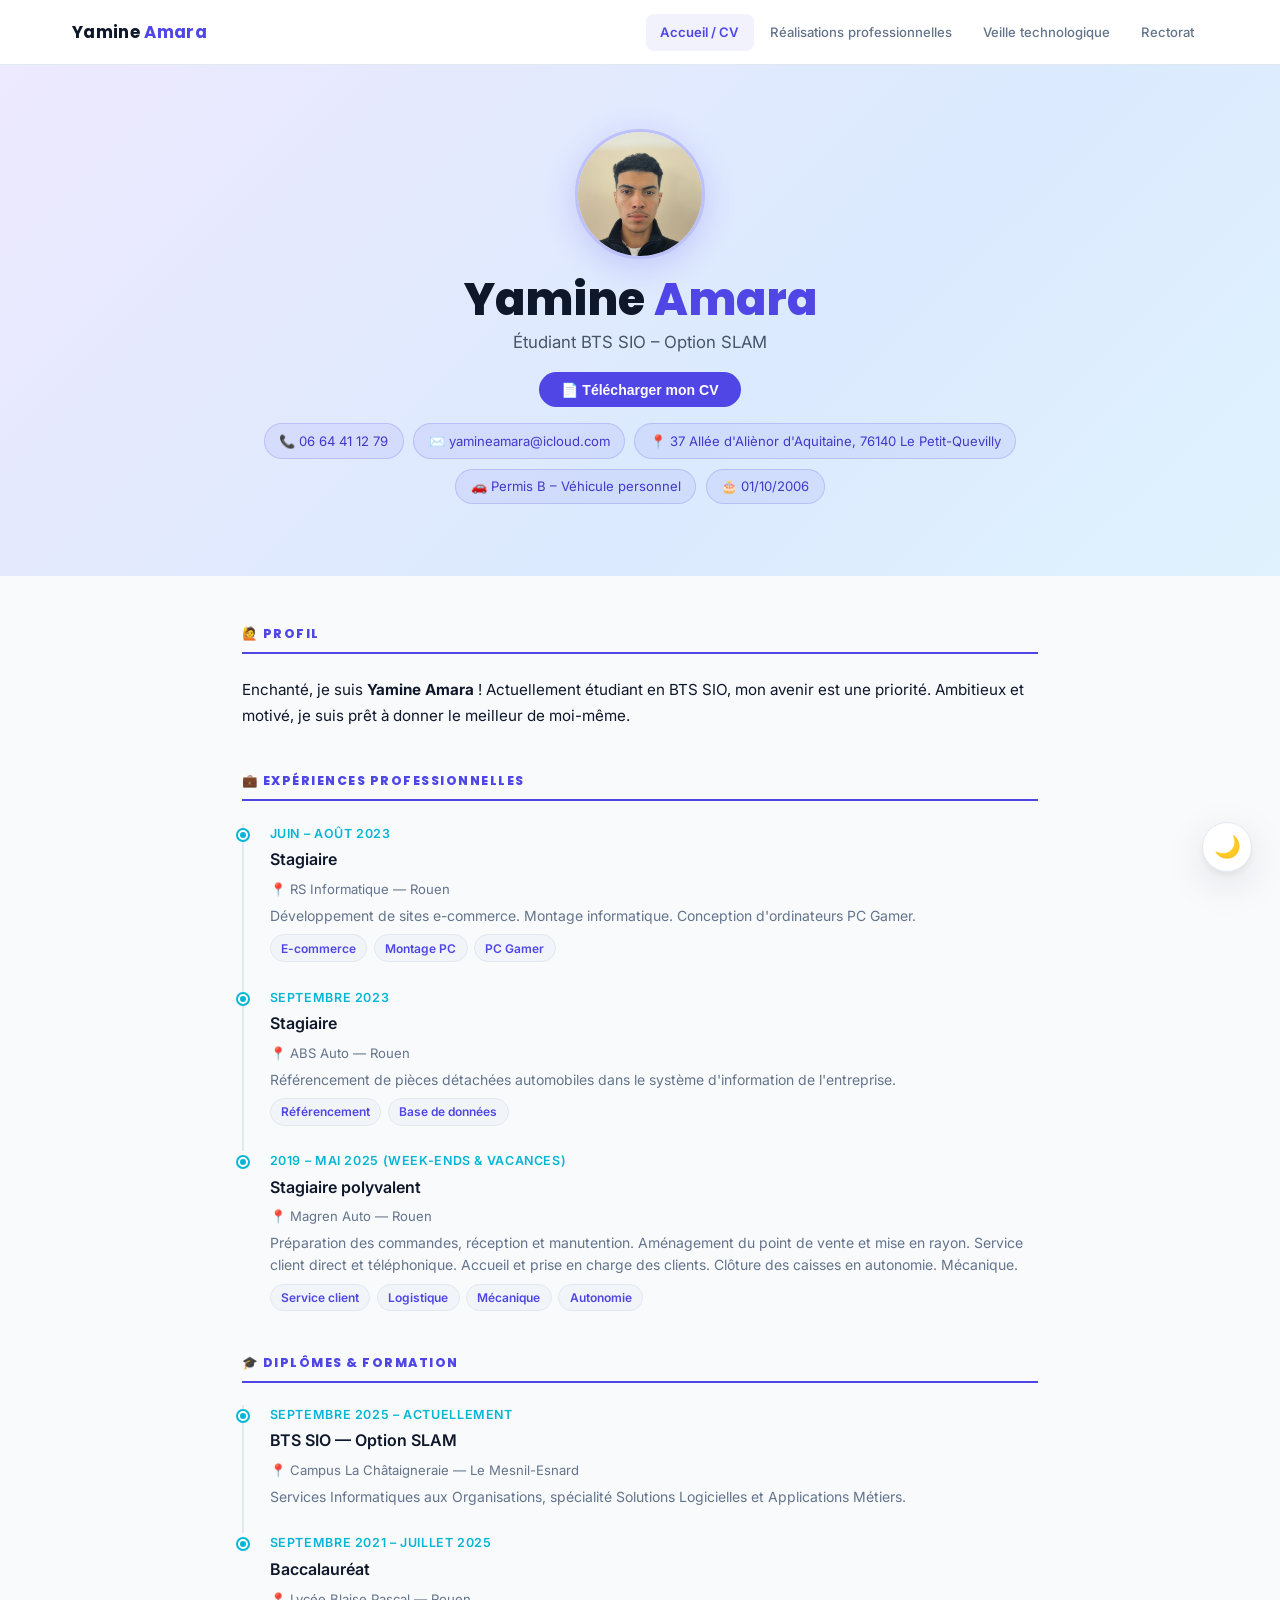
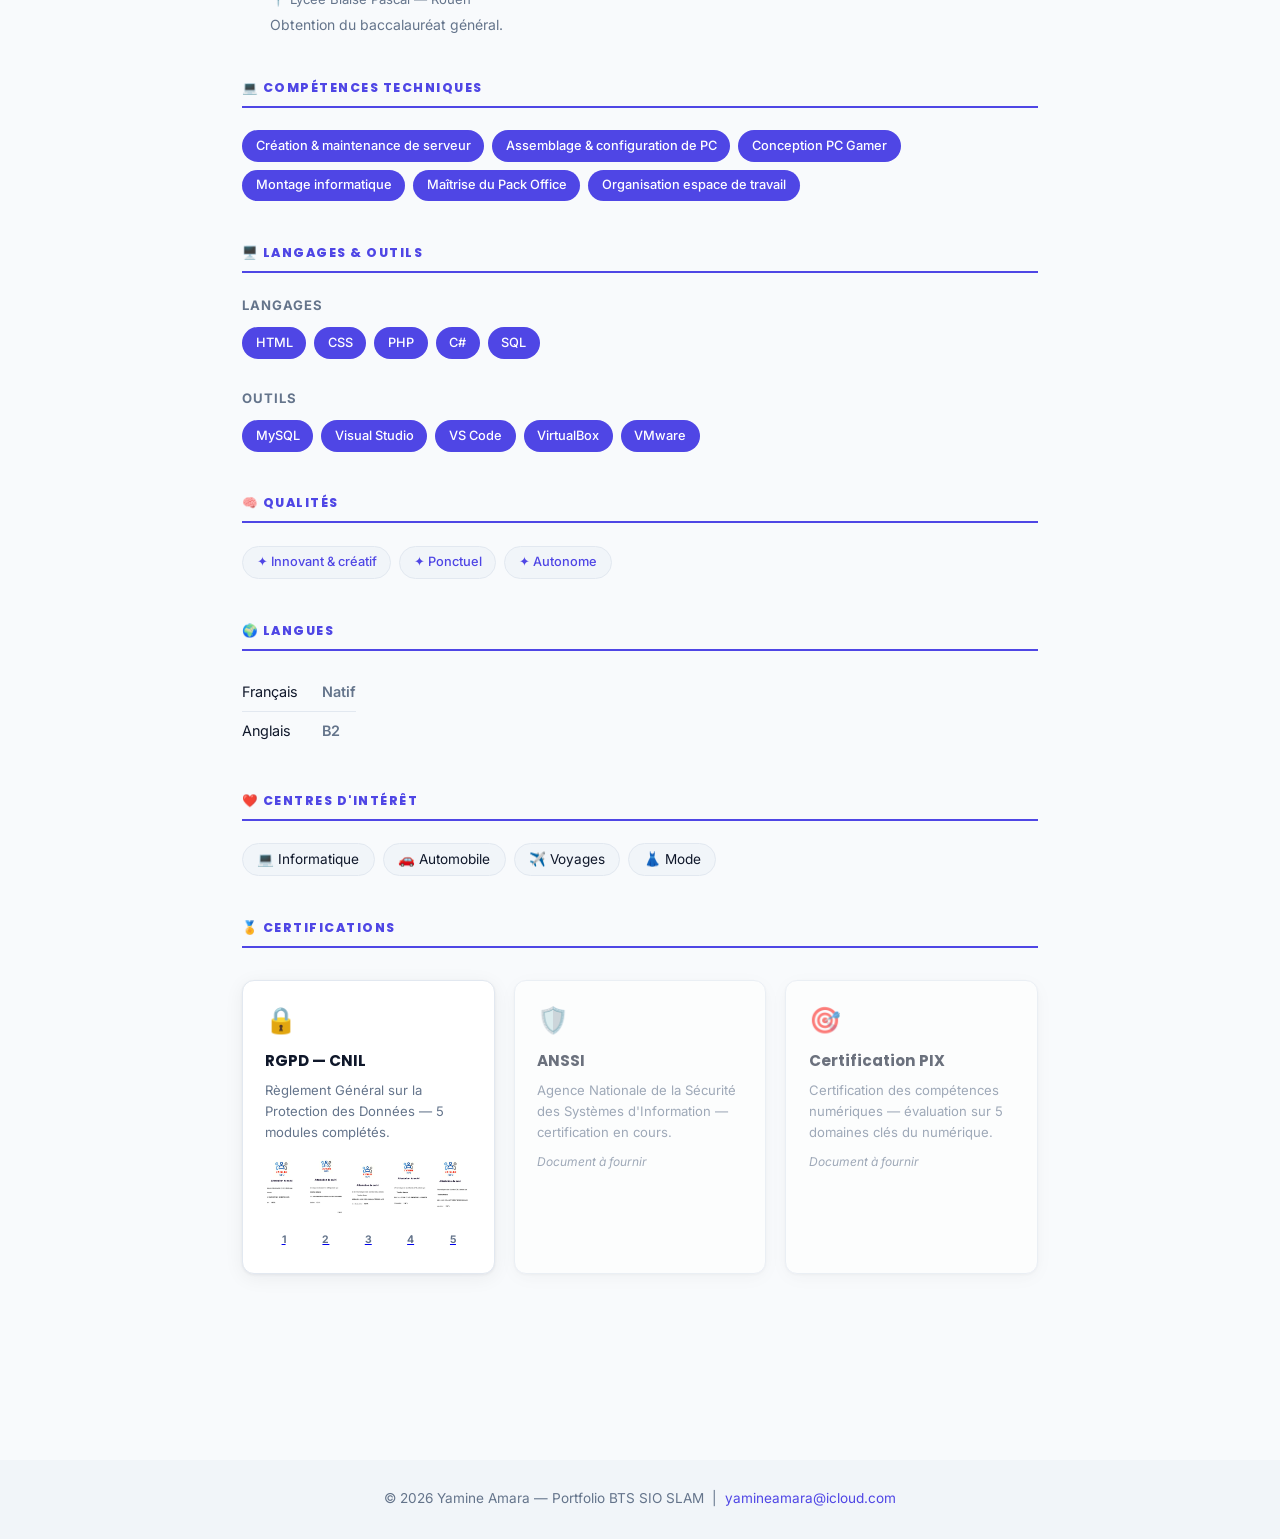
<file: index.html>
<!DOCTYPE html>
<html lang="fr">
<head>
  <meta charset="UTF-8">
  <meta name="viewport" content="width=device-width, initial-scale=1.0">
  <link rel="icon" href="favicon.svg" type="image/svg+xml">
  <title>Yamine Amara — Portfolio BTS SIO</title>
  <link rel="stylesheet" href="style.css">
  <style>
    /* ── CV document ── */
    .cv-doc {
      max-width: 860px;
      margin: 0 auto;
      padding: 3rem 2rem 5rem;
    }
    .cv-section {
      margin-bottom: 2.6rem;
    }
    .cv-section-header {
      font-family: 'Poppins', sans-serif;
      font-size: 0.78rem;
      font-weight: 800;
      text-transform: uppercase;
      letter-spacing: 0.12em;
      color: var(--primary);
      display: flex;
      align-items: center;
      gap: 0.6rem;
      padding-bottom: 0.5rem;
      border-bottom: 2px solid var(--primary);
      margin-bottom: 1.4rem;
    }
    /* Profil */
    .profil-text {
      font-size: 0.95rem;
      color: var(--text);
      line-height: 1.75;
    }
    /* Sections inline (compétences, qualités…) */
    .inline-section {
      margin-bottom: 1.8rem;
    }
    .inline-section h3 {
      font-size: 0.82rem;
      font-weight: 700;
      text-transform: uppercase;
      letter-spacing: 0.08em;
      color: var(--muted);
      margin-bottom: 0.7rem;
    }
    /* Lang table */
    .lang-table {
      border-collapse: collapse;
      font-size: 0.9rem;
    }
    .lang-table td {
      padding: 0.45rem 0;
      border-bottom: 1px solid var(--border);
      color: var(--text);
    }
    .lang-table td:last-child {
      padding-left: 1.5rem;
      color: var(--muted);
      font-weight: 600;
    }
    .lang-table tr:last-child td { border-bottom: none; }
    /* Interest list */
    .interest-list {
      display: flex;
      flex-wrap: wrap;
      gap: 0.5rem;
    }
    .interest-tag {
      background: var(--surface-2);
      border: 1px solid var(--border);
      border-radius: 50px;
      padding: 0.3rem 0.9rem;
      font-size: 0.85rem;
      color: var(--text);
      transition: background 0.3s;
    }
    /* Certifications */
    .cert-grid {
      display: grid;
      grid-template-columns: repeat(auto-fit, minmax(240px, 1fr));
      gap: 1.2rem;
    }
    .cert-card {
      background: var(--surface);
      border: 1px solid var(--border);
      border-radius: var(--radius);
      padding: 1.2rem 1.4rem;
      box-shadow: var(--shadow);
      text-decoration: none;
      color: inherit;
      transition: box-shadow 0.2s, transform 0.2s;
      display: block;
    }
    .cert-card:hover { box-shadow: var(--shadow-lg); transform: translateY(-2px); }
    .cert-card h3 {
      font-size: 0.95rem;
      font-weight: 700;
      color: var(--text);
      margin-bottom: 0.4rem;
    }
    .cert-card p {
      font-size: 0.82rem;
      color: var(--muted);
      line-height: 1.6;
    }
    .cert-icon { font-size: 1.6rem; margin-bottom: 0.5rem; }
    .cert-screenshot-placeholder {
      display: inline-block;
      background: var(--surface-2);
      border: 1px solid var(--border);
      border-radius: 6px;
      padding: 4px 10px;
      font-size: 0.75rem;
      font-weight: 600;
      color: var(--primary);
      text-decoration: none;
      margin: 3px 2px;
      transition: background 0.2s;
    }
    .cert-screenshot-placeholder:hover { background: var(--border); }
    /* Hero centered */
    .hero-inner-center {
      max-width: 860px;
      margin: 0 auto;
      display: flex;
      flex-direction: column;
      align-items: center;
      text-align: center;
      gap: 1rem;
    }
    .hero-contacts-center {
      display: flex;
      flex-wrap: wrap;
      gap: 0.6rem;
      justify-content: center;
    }
  </style>
</head>
<body>

<!-- ── NAVBAR ── -->
<nav class="navbar">
  <div class="navbar-inner">
    <a href="index.html" class="navbar-brand">Yamine <span>Amara</span></a>
    <ul class="navbar-nav">
      <li><a href="index.html" class="active">Accueil / CV</a></li>
      <li><a href="realisations.html">Réalisations professionnelles</a></li>
      <li><a href="veille.html">Veille technologique</a></li>
      <li><a href="rectorat.html">Rectorat</a></li>
    </ul>

    <button class="nav-burger" id="nav-burger" aria-label="Menu"><span></span><span></span><span></span></button>
  </div>
</nav>

<!-- ── HERO ── -->
<section class="hero">
  <div class="hero-inner-center">
    <div class="hero-avatar" style="width:130px;height:130px;">
      <img src="photo.jpeg" alt="Yamine Amara">
    </div>
    <div>
      <h1 style="font-family:'Poppins',sans-serif;font-size:clamp(1.8rem,5vw,2.8rem);font-weight:800;color:var(--hero-text);line-height:1.1;margin-bottom:0.3rem;">
        Yamine <span style="color:var(--primary);">Amara</span>
      </h1>
      <p style="font-size:1.05rem;color:var(--hero-sub);margin-bottom:1rem;">Étudiant BTS SIO – Option SLAM</p>
      <button onclick="window.print()" class="btn btn-primary" style="margin-bottom:1rem;">📄 Télécharger mon CV</button>
      <div class="hero-contacts-center">
        <a href="tel:0664411279" class="hero-contact-item">📞 06 64 41 12 79</a>
        <a href="mailto:yamineamara@icloud.com" class="hero-contact-item">✉️ yamineamara@icloud.com</a>
        <span class="hero-contact-item">📍 37 Allée d'Aliènor d'Aquitaine, 76140 Le Petit-Quevilly</span>
        <span class="hero-contact-item">🚗 Permis B – Véhicule personnel</span>
        <span class="hero-contact-item">🎂 01/10/2006</span>
      </div>
    </div>
  </div>
</section>

<!-- ── CV DOCUMENT ── -->
<div class="cv-doc">

  <!-- Profil -->
  <div class="cv-section">
    <h2 class="cv-section-header">🙋 Profil</h2>
    <p class="profil-text">
      Enchanté, je suis <strong>Yamine Amara</strong> ! Actuellement étudiant en BTS SIO,
      mon avenir est une priorité. Ambitieux et motivé, je suis prêt à donner le meilleur de moi-même.
    </p>
  </div>

  <!-- Expériences -->
  <div class="cv-section">
    <h2 class="cv-section-header">💼 Expériences professionnelles</h2>
    <ul class="timeline">

      <li class="timeline-item">
        <div class="timeline-date">Juin – Août 2023</div>
        <div class="timeline-title">Stagiaire</div>
        <div class="timeline-company">📍 RS Informatique — Rouen</div>
        <p class="timeline-desc">Développement de sites e-commerce. Montage informatique. Conception d'ordinateurs PC Gamer.</p>
        <div class="timeline-tags">
          <span class="tag">E-commerce</span>
          <span class="tag">Montage PC</span>
          <span class="tag">PC Gamer</span>
        </div>
      </li>

      <li class="timeline-item">
        <div class="timeline-date">Septembre 2023</div>
        <div class="timeline-title">Stagiaire</div>
        <div class="timeline-company">📍 ABS Auto — Rouen</div>
        <p class="timeline-desc">Référencement de pièces détachées automobiles dans le système d'information de l'entreprise.</p>
        <div class="timeline-tags">
          <span class="tag">Référencement</span>
          <span class="tag">Base de données</span>
        </div>
      </li>

      <li class="timeline-item">
        <div class="timeline-date">2019 – Mai 2025 (week-ends &amp; vacances)</div>
        <div class="timeline-title">Stagiaire polyvalent</div>
        <div class="timeline-company">📍 Magren Auto — Rouen</div>
        <p class="timeline-desc">
          Préparation des commandes, réception et manutention. Aménagement du point de vente et mise en rayon.
          Service client direct et téléphonique. Accueil et prise en charge des clients.
          Clôture des caisses en autonomie. Mécanique.
        </p>
        <div class="timeline-tags">
          <span class="tag">Service client</span>
          <span class="tag">Logistique</span>
          <span class="tag">Mécanique</span>
          <span class="tag">Autonomie</span>
        </div>
      </li>

    </ul>
  </div>

  <!-- Formation -->
  <div class="cv-section">
    <h2 class="cv-section-header">🎓 Diplômes &amp; Formation</h2>
    <ul class="timeline">

      <li class="timeline-item">
        <div class="timeline-date">Septembre 2025 – Actuellement</div>
        <div class="timeline-title">BTS SIO — Option SLAM</div>
        <div class="timeline-company">📍 Campus La Châtaigneraie — Le Mesnil-Esnard</div>
        <p class="timeline-desc">Services Informatiques aux Organisations, spécialité Solutions Logicielles et Applications Métiers.</p>
      </li>

      <li class="timeline-item">
        <div class="timeline-date">Septembre 2021 – Juillet 2025</div>
        <div class="timeline-title">Baccalauréat</div>
        <div class="timeline-company">📍 Lycée Blaise Pascal — Rouen</div>
        <p class="timeline-desc">Obtention du baccalauréat général.</p>
      </li>

    </ul>
  </div>

  <!-- Compétences techniques -->
  <div class="cv-section">
    <h2 class="cv-section-header">💻 Compétences techniques</h2>
    <div class="skill-list">
      <span class="skill-tag">Création &amp; maintenance de serveur</span>
      <span class="skill-tag">Assemblage &amp; configuration de PC</span>
      <span class="skill-tag">Conception PC Gamer</span>
      <span class="skill-tag">Montage informatique</span>
      <span class="skill-tag">Maîtrise du Pack Office</span>
      <span class="skill-tag">Organisation espace de travail</span>
    </div>
  </div>

  <!-- Langages & Outils -->
  <div class="cv-section">
    <h2 class="cv-section-header">🖥️ Langages &amp; Outils</h2>
    <div class="inline-section">
      <h3>Langages</h3>
      <div class="skill-list">
        <span class="skill-tag">HTML</span>
        <span class="skill-tag">CSS</span>
        <span class="skill-tag">PHP</span>
        <span class="skill-tag">C#</span>
        <span class="skill-tag">SQL</span>
      </div>
    </div>
    <div class="inline-section">
      <h3>Outils</h3>
      <div class="skill-list">
        <span class="skill-tag">MySQL</span>
        <span class="skill-tag">Visual Studio</span>
        <span class="skill-tag">VS Code</span>
        <span class="skill-tag">VirtualBox</span>
        <span class="skill-tag">VMware</span>
      </div>
    </div>
  </div>

  <!-- Qualités -->
  <div class="cv-section">
    <h2 class="cv-section-header">🧠 Qualités</h2>
    <div class="skill-list">
      <span class="soft-skill-tag">✦ Innovant &amp; créatif</span>
      <span class="soft-skill-tag">✦ Ponctuel</span>
      <span class="soft-skill-tag">✦ Autonome</span>
    </div>
  </div>

  <!-- Langues -->
  <div class="cv-section">
    <h2 class="cv-section-header">🌍 Langues</h2>
    <table class="lang-table">
      <tr>
        <td>Français</td>
        <td>Natif</td>
      </tr>
      <tr>
        <td>Anglais</td>
        <td>B2</td>
      </tr>
    </table>
  </div>

  <!-- Centres d'intérêt -->
  <div class="cv-section">
    <h2 class="cv-section-header">❤️ Centres d'intérêt</h2>
    <div class="interest-list">
      <span class="interest-tag">💻 Informatique</span>
      <span class="interest-tag">🚗 Automobile</span>
      <span class="interest-tag">✈️ Voyages</span>
      <span class="interest-tag">👗 Mode</span>
    </div>
  </div>

  <!-- Certifications -->
  <div class="cv-section">
    <h2 class="cv-section-header">🏅 Certifications</h2>
    <div class="cert-grid">

      <div class="cert-card" style="cursor:default;">
        <div class="cert-icon">🔒</div>
        <h3>RGPD — CNIL</h3>
        <p>Règlement Général sur la Protection des Données — 5 modules complétés.</p>
        <div style="display:grid;grid-template-columns:repeat(5,1fr);gap:6px;margin-top:0.9rem;">
          <a href="docs/rgpd-screen1.pdf" target="_blank" rel="noopener" title="Module 1" style="display:block;border-radius:6px;overflow:hidden;border:2px solid transparent;transition:border-color 0.2s;" onmouseover="this.style.borderColor='var(--primary)'" onmouseout="this.style.borderColor='transparent'">
            <img src="docs/rgpd-thumb1-1.jpg" alt="Module 1" style="width:100%;height:70px;object-fit:cover;display:block;">
            <div style="text-align:center;font-size:0.65rem;font-weight:700;color:var(--muted);padding:3px 0;">1</div>
          </a>
          <a href="docs/rgpd-screen2.pdf" target="_blank" rel="noopener" title="Module 2" style="display:block;border-radius:6px;overflow:hidden;border:2px solid transparent;transition:border-color 0.2s;" onmouseover="this.style.borderColor='var(--primary)'" onmouseout="this.style.borderColor='transparent'">
            <img src="docs/rgpd-thumb2-1.jpg" alt="Module 2" style="width:100%;height:70px;object-fit:cover;display:block;">
            <div style="text-align:center;font-size:0.65rem;font-weight:700;color:var(--muted);padding:3px 0;">2</div>
          </a>
          <a href="docs/rgpd-screen3.pdf" target="_blank" rel="noopener" title="Module 3" style="display:block;border-radius:6px;overflow:hidden;border:2px solid transparent;transition:border-color 0.2s;" onmouseover="this.style.borderColor='var(--primary)'" onmouseout="this.style.borderColor='transparent'">
            <img src="docs/rgpd-thumb3-1.jpg" alt="Module 3" style="width:100%;height:70px;object-fit:cover;display:block;">
            <div style="text-align:center;font-size:0.65rem;font-weight:700;color:var(--muted);padding:3px 0;">3</div>
          </a>
          <a href="docs/rgpd-screen4.pdf" target="_blank" rel="noopener" title="Module 4" style="display:block;border-radius:6px;overflow:hidden;border:2px solid transparent;transition:border-color 0.2s;" onmouseover="this.style.borderColor='var(--primary)'" onmouseout="this.style.borderColor='transparent'">
            <img src="docs/rgpd-thumb4-1.jpg" alt="Module 4" style="width:100%;height:70px;object-fit:cover;display:block;">
            <div style="text-align:center;font-size:0.65rem;font-weight:700;color:var(--muted);padding:3px 0;">4</div>
          </a>
          <a href="docs/rgpd-screen5.pdf" target="_blank" rel="noopener" title="Module 5" style="display:block;border-radius:6px;overflow:hidden;border:2px solid transparent;transition:border-color 0.2s;" onmouseover="this.style.borderColor='var(--primary)'" onmouseout="this.style.borderColor='transparent'">
            <img src="docs/rgpd-thumb5-1.jpg" alt="Module 5" style="width:100%;height:70px;object-fit:cover;display:block;">
            <div style="text-align:center;font-size:0.65rem;font-weight:700;color:var(--muted);padding:3px 0;">5</div>
          </a>
        </div>
      </div>

      <div class="cert-card" style="cursor:default;opacity:0.6;">
        <div class="cert-icon">🛡️</div>
        <h3>ANSSI</h3>
        <p>Agence Nationale de la Sécurité des Systèmes d'Information — certification en cours.</p>
        <p style="margin-top:0.6rem;font-size:0.75rem;color:var(--muted);font-style:italic;">Document à fournir</p>
      </div>

      <div class="cert-card" style="cursor:default;opacity:0.6;">
        <div class="cert-icon">🎯</div>
        <h3>Certification PIX</h3>
        <p>Certification des compétences numériques — évaluation sur 5 domaines clés du numérique.</p>
        <p style="margin-top:0.6rem;font-size:0.75rem;color:var(--muted);font-style:italic;">Document à fournir</p>
      </div>

    </div>
  </div>

</div>

<!-- ── FOOTER ── -->
<footer>
  <p>© 2026 Yamine Amara — Portfolio BTS SIO SLAM &nbsp;|&nbsp; <a href="mailto:yamineamara@icloud.com">yamineamara@icloud.com</a></p>
</footer>

<button id="theme-toggle" aria-label="Changer de thème">🌙</button>
<script src="theme.js"></script>
</body>
</html>
</file>
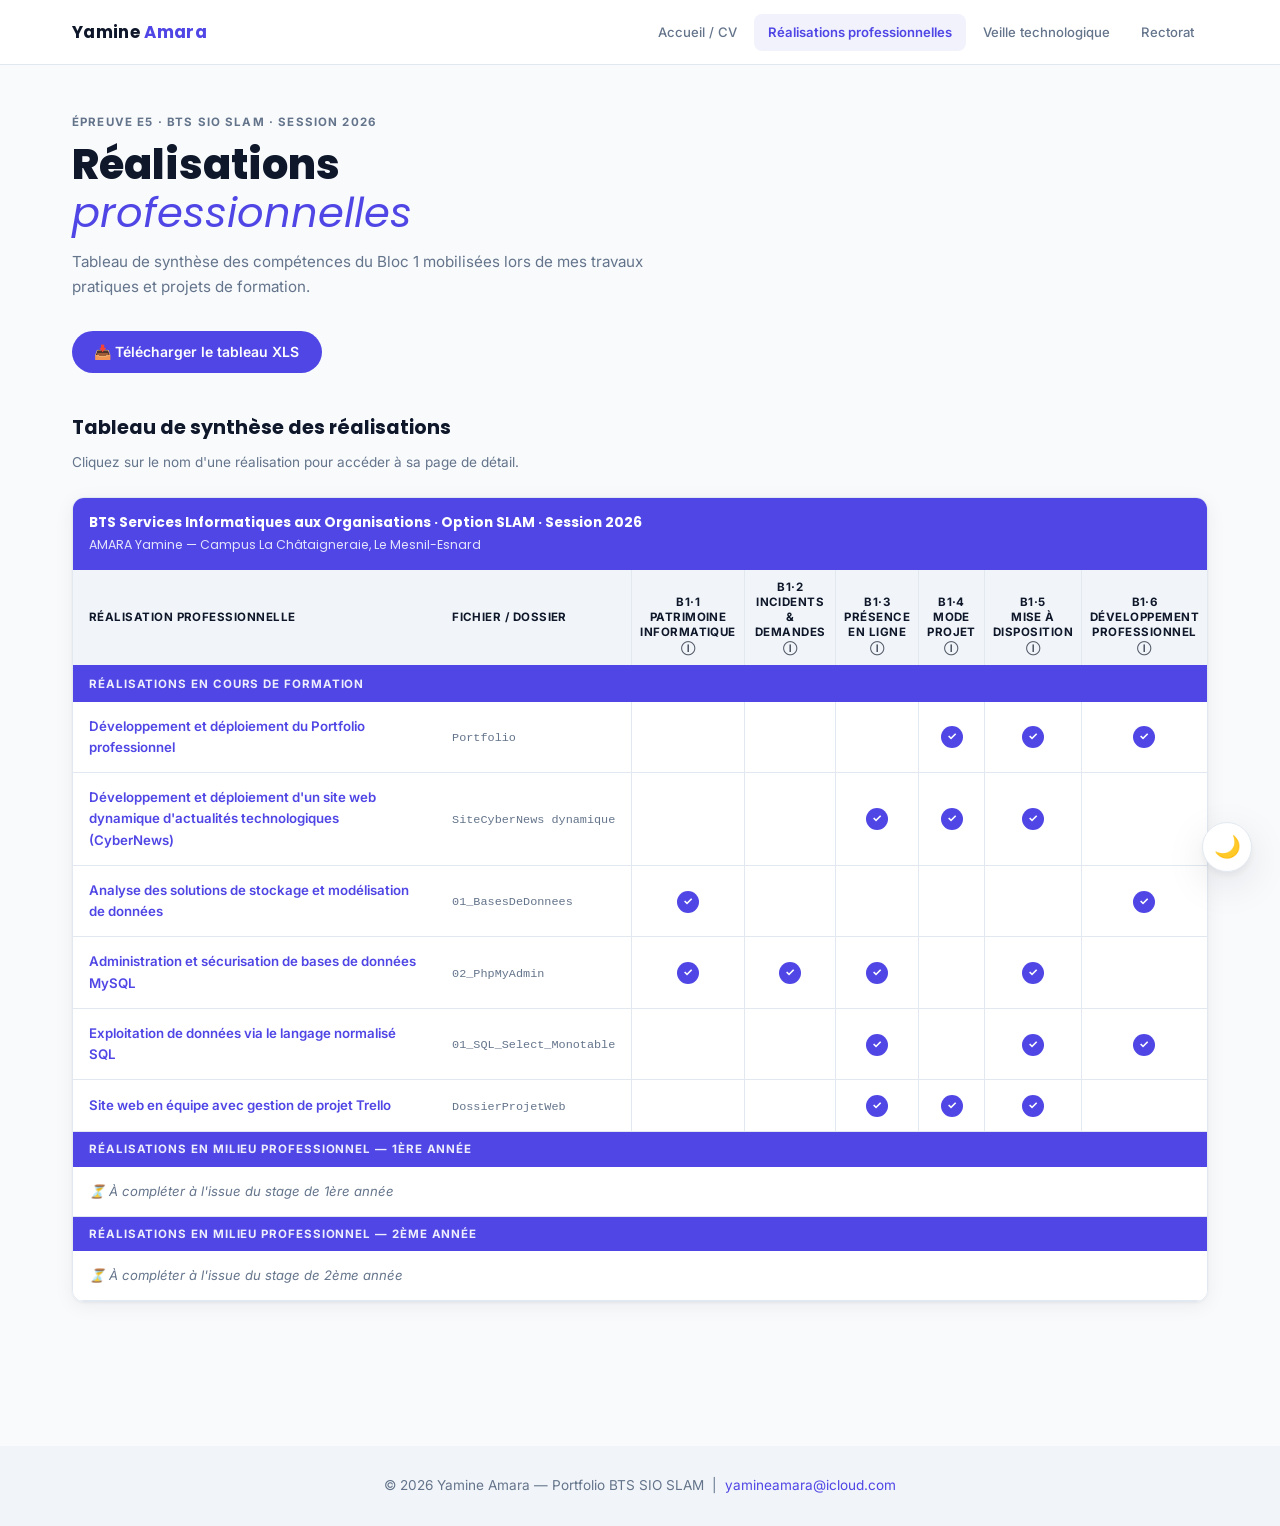
<file: realisations.html>
<!DOCTYPE html>
<html lang="fr">
<head>
  <meta charset="UTF-8">
  <meta name="viewport" content="width=device-width, initial-scale=1.0">
  <link rel="icon" href="favicon.svg" type="image/svg+xml">
  <title>Réalisations professionnelles — Yamine Amara</title>
  <link rel="stylesheet" href="style.css">
  <style>
    /* ── Tableau de synthèse ── */
    .synthese-wrap {
      overflow-x: auto;
      margin-top: 1.5rem;
      border-radius: var(--radius);
      border: 1px solid var(--border);
      box-shadow: var(--shadow);
    }
    .synthese {
      width: 100%;
      border-collapse: collapse;
      min-width: 860px;
      font-size: 0.83rem;
      background: var(--surface);
    }
    /* En-tête principal */
    .synthese .th-title {
      background: var(--primary);
      color: #fff;
      padding: 14px 16px;
      text-align: left;
      font-family: 'Poppins', sans-serif;
      font-size: 0.85rem;
      font-weight: 700;
    }
    /* En-tête colonnes compétences */
    .synthese .th-clickable { cursor: pointer; transition: background 0.2s; }
    .synthese .th-clickable:hover { background: rgba(79,70,229,0.15) !important; }
    .th-hint { font-size: 0.65rem; opacity: 0.7; display: block; margin-top: 2px; }
    .synthese .th-comp {
      background: var(--surface-2);
      color: var(--text);
      padding: 10px 8px;
      text-align: center;
      font-size: 0.72rem;
      font-weight: 700;
      text-transform: uppercase;
      letter-spacing: 0.04em;
      border-bottom: 2px solid var(--primary);
      border-left: 1px solid var(--border);
      vertical-align: bottom;
      line-height: 1.3;
    }
    .synthese .th-rp {
      background: var(--surface-2);
      color: var(--text);
      padding: 10px 16px;
      text-align: left;
      font-size: 0.72rem;
      font-weight: 700;
      text-transform: uppercase;
      letter-spacing: 0.04em;
      border-bottom: 2px solid var(--primary);
    }
    /* Lignes section */
    .synthese .tr-section td {
      background: var(--primary);
      color: rgba(255,255,255,0.9);
      padding: 8px 16px;
      font-size: 0.72rem;
      font-weight: 700;
      text-transform: uppercase;
      letter-spacing: 0.08em;
    }
    /* Lignes RP */
    .synthese .tr-rp td {
      padding: 14px 16px;
      border-bottom: 1px solid var(--border);
      vertical-align: middle;
      color: var(--text);
    }
    .synthese .tr-rp:last-child td { border-bottom: none; }
    .synthese .tr-rp:hover td { background: var(--surface-2); }
    /* Cellule nom RP */
    .synthese .td-rp-name { font-weight: 600; color: var(--text); }
    .synthese .td-rp-file {
      font-size: 0.74rem; color: var(--muted);
      font-family: monospace; margin-top: 3px;
    }
    /* Cellule compétence */
    .synthese .td-comp {
      text-align: center;
      border-left: 1px solid var(--border);
      padding: 14px 8px;
    }
    .synthese .check {
      display: inline-flex; align-items: center; justify-content: center;
      width: 22px; height: 22px; border-radius: 50%;
      background: var(--primary); color: #fff;
      font-size: 0.7rem; font-weight: 700;
    }
    /* Ligne attente milieu pro */
    .synthese .tr-pending td {
      padding: 14px 16px;
      border-bottom: 1px solid var(--border);
      color: var(--muted);
      font-style: italic;
      font-size: 0.82rem;
    }
  </style>
</head>
<body>

<nav class="navbar">
  <div class="navbar-inner">
    <a href="index.html" class="navbar-brand">Yamine <span>Amara</span></a>
    <ul class="navbar-nav">
      <li><a href="index.html">Accueil / CV</a></li>
      <li><a href="realisations.html" class="active">Réalisations professionnelles</a></li>
      <li><a href="veille.html">Veille technologique</a></li>
      <li><a href="rectorat.html">Rectorat</a></li>
    </ul>

    <button class="nav-burger" id="nav-burger" aria-label="Menu"><span></span><span></span><span></span></button>
  </div>
</nav>

<div class="page-wrap">
<div class="container">

  <!-- En-tête -->
  <div class="animate" style="margin-bottom:2rem;">
    <p class="eyebrow" style="margin-bottom:10px;">Épreuve E5 · BTS SIO SLAM · Session 2026</p>
    <h1 style="font-family:'Poppins',sans-serif;font-size:clamp(1.8rem,4vw,2.6rem);font-weight:800;color:var(--text);line-height:1.15;">
      Réalisations<br><em style="font-style:italic;font-weight:400;color:var(--primary);">professionnelles</em>
    </h1>
    <p style="font-size:0.95rem;color:var(--muted);margin-top:12px;max-width:620px;line-height:1.65;">
      Tableau de synthèse des compétences du Bloc 1 mobilisées lors de mes travaux pratiques et projets de formation.
    </p>
  </div>

  <!-- Bouton téléchargement XLS -->
  <div class="animate delay-1" style="margin-bottom:2.5rem;">
    <a href="docs/tableau-synthese.xlsx" class="btn btn-primary" onclick="forceDl('docs/tableau-synthese.xlsx','YAM_TableauDeSynthese.xlsx');return false;">
      📥 Télécharger le tableau XLS
    </a>
  </div>

  <!-- ══ TABLEAU DE SYNTHÈSE ══ -->
  <h2 style="font-family:'Poppins',sans-serif;font-size:1.2rem;font-weight:700;color:var(--text);margin-bottom:0.5rem;">
    Tableau de synthèse des réalisations
  </h2>
  <p style="font-size:0.85rem;color:var(--muted);margin-bottom:1rem;">
    Cliquez sur le nom d'une réalisation pour accéder à sa page de détail.
  </p>
  <div class="animate delay-1">
    <div class="synthese-wrap">
      <table class="synthese">

        <!-- Titre -->
        <thead>
          <tr>
            <td class="th-title" colspan="8">
              BTS Services Informatiques aux Organisations · Option SLAM · Session 2026<br>
              <span style="font-weight:400;font-size:0.78rem;opacity:0.85;">AMARA Yamine — Campus La Châtaigneraie, Le Mesnil-Esnard</span>
            </td>
          </tr>
          <tr>
            <th class="th-rp">Réalisation professionnelle</th>
            <th class="th-rp">Fichier / Dossier</th>
            <th class="th-comp th-clickable" onclick="openComp('b11')">B1·1<br>Patrimoine<br>informatique<br><span class="th-hint">ⓘ</span></th>
            <th class="th-comp th-clickable" onclick="openComp('b12')">B1·2<br>Incidents &amp;<br>demandes<br><span class="th-hint">ⓘ</span></th>
            <th class="th-comp th-clickable" onclick="openComp('b13')">B1·3<br>Présence<br>en ligne<br><span class="th-hint">ⓘ</span></th>
            <th class="th-comp th-clickable" onclick="openComp('b14')">B1·4<br>Mode<br>projet<br><span class="th-hint">ⓘ</span></th>
            <th class="th-comp th-clickable" onclick="openComp('b15')">B1·5<br>Mise à<br>disposition<br><span class="th-hint">ⓘ</span></th>
            <th class="th-comp th-clickable" onclick="openComp('b16')">B1·6<br>Développement<br>professionnel<br><span class="th-hint">ⓘ</span></th>
          </tr>
        </thead>

        <tbody>

          <!-- Section : Formation -->
          <tr class="tr-section">
            <td colspan="8">Réalisations en cours de formation</td>
          </tr>

          <!-- RP1 -->
          <tr class="tr-rp">
            <td>
              <div class="td-rp-name">
                <a href="rp/rp1-portfolio.html" style="color:var(--primary);text-decoration:none;font-weight:600;">
                  Développement et déploiement du Portfolio professionnel
                </a>
              </div>
            </td>
            <td><span class="td-rp-file">Portfolio</span></td>
            <td class="td-comp"></td>
            <td class="td-comp"></td>
            <td class="td-comp"></td>
            <td class="td-comp"><span class="check">✓</span></td>
            <td class="td-comp"><span class="check">✓</span></td>
            <td class="td-comp"><span class="check">✓</span></td>
          </tr>

          <!-- RP2 -->
          <tr class="tr-rp">
            <td>
              <div class="td-rp-name">
                <a href="rp/rp2-cybernews.html" style="color:var(--primary);text-decoration:none;font-weight:600;">
                  Développement et déploiement d'un site web dynamique d'actualités technologiques (CyberNews)
                </a>
              </div>
            </td>
            <td><span class="td-rp-file">SiteCyberNews dynamique</span></td>
            <td class="td-comp"></td>
            <td class="td-comp"></td>
            <td class="td-comp"><span class="check">✓</span></td>
            <td class="td-comp"><span class="check">✓</span></td>
            <td class="td-comp"><span class="check">✓</span></td>
            <td class="td-comp"></td>
          </tr>

          <!-- RP3 -->
          <tr class="tr-rp">
            <td>
              <div class="td-rp-name">
                <a href="rp/rp3-bdd.html" style="color:var(--primary);text-decoration:none;font-weight:600;">
                  Analyse des solutions de stockage et modélisation de données
                </a>
              </div>
            </td>
            <td><span class="td-rp-file">01_BasesDeDonnees</span></td>
            <td class="td-comp"><span class="check">✓</span></td>
            <td class="td-comp"></td>
            <td class="td-comp"></td>
            <td class="td-comp"></td>
            <td class="td-comp"></td>
            <td class="td-comp"><span class="check">✓</span></td>
          </tr>

          <!-- RP4 -->
          <tr class="tr-rp">
            <td>
              <div class="td-rp-name">
                <a href="rp/rp4-phpmyadmin.html" style="color:var(--primary);text-decoration:none;font-weight:600;">
                  Administration et sécurisation de bases de données MySQL
                </a>
              </div>
            </td>
            <td><span class="td-rp-file">02_PhpMyAdmin</span></td>
            <td class="td-comp"><span class="check">✓</span></td>
            <td class="td-comp"><span class="check">✓</span></td>
            <td class="td-comp"><span class="check">✓</span></td>
            <td class="td-comp"></td>
            <td class="td-comp"><span class="check">✓</span></td>
            <td class="td-comp"></td>
          </tr>

          <!-- RP5 -->
          <tr class="tr-rp">
            <td>
              <div class="td-rp-name">
                <a href="rp/rp5-sql.html" style="color:var(--primary);text-decoration:none;font-weight:600;">
                  Exploitation de données via le langage normalisé SQL
                </a>
              </div>
            </td>
            <td><span class="td-rp-file">01_SQL_Select_Monotable</span></td>
            <td class="td-comp"></td>
            <td class="td-comp"></td>
            <td class="td-comp"><span class="check">✓</span></td>
            <td class="td-comp"></td>
            <td class="td-comp"><span class="check">✓</span></td>
            <td class="td-comp"><span class="check">✓</span></td>
          </tr>

          <!-- RP6 -->
          <tr class="tr-rp">
            <td>
              <div class="td-rp-name">
                <a href="rp/rp6-siteweb-equipe.html" style="color:var(--primary);text-decoration:none;font-weight:600;">
                  Site web en équipe avec gestion de projet Trello
                </a>
              </div>
            </td>
            <td><span class="td-rp-file">DossierProjetWeb</span></td>
            <td class="td-comp"></td>
            <td class="td-comp"></td>
            <td class="td-comp"><span class="check">✓</span></td>
            <td class="td-comp"><span class="check">✓</span></td>
            <td class="td-comp"><span class="check">✓</span></td>
            <td class="td-comp"></td>
          </tr>

          <!-- Section : Milieu professionnel 1ère année -->
          <tr class="tr-section">
            <td colspan="8">Réalisations en milieu professionnel — 1ère année</td>
          </tr>
          <tr class="tr-pending">
            <td colspan="8">⏳ À compléter à l'issue du stage de 1ère année</td>
          </tr>

          <!-- Section : Milieu professionnel 2ème année -->
          <tr class="tr-section">
            <td colspan="8">Réalisations en milieu professionnel — 2ème année</td>
          </tr>
          <tr class="tr-pending">
            <td colspan="8">⏳ À compléter à l'issue du stage de 2ème année</td>
          </tr>

        </tbody>
      </table>
    </div>
  </div>

</div>
</div>

<footer>
  <p>© 2026 Yamine Amara — Portfolio BTS SIO SLAM &nbsp;|&nbsp; <a href="mailto:yamineamara@icloud.com">yamineamara@icloud.com</a></p>
</footer>

<button id="theme-toggle" aria-label="Changer de thème">🌙</button>
<script src="theme.js"></script>

<!-- Modal sous-compétences -->
<div id="comp-modal" style="display:none;position:fixed;inset:0;background:rgba(0,0,0,0.45);z-index:200;align-items:center;justify-content:center;padding:1rem;" onclick="if(event.target===this)closeComp()">
  <div style="background:var(--surface);border-radius:14px;padding:1.8rem 2rem;max-width:460px;width:100%;box-shadow:0 20px 60px rgba(0,0,0,0.25);position:relative;">
    <button onclick="closeComp()" style="position:absolute;top:1rem;right:1rem;background:none;border:none;font-size:1.3rem;cursor:pointer;color:var(--muted);line-height:1;">✕</button>
    <div id="comp-badge" style="display:inline-block;background:rgba(79,70,229,0.12);color:#6366f1;border:1px solid rgba(99,102,241,0.25);border-radius:50px;padding:0.25rem 0.8rem;font-size:0.75rem;font-weight:700;margin-bottom:0.8rem;"></div>
    <h3 id="comp-title" style="font-family:'Poppins',sans-serif;font-size:1.05rem;font-weight:700;color:var(--text);margin-bottom:1rem;"></h3>
    <ul id="comp-list" style="list-style:none;display:flex;flex-direction:column;gap:0.55rem;"></ul>
  </div>
</div>

<script>
var comps = {
  b11: {
    badge: 'B1·1',
    title: 'Gérer le patrimoine informatique',
    subs: [
      'Recenser et identifier les ressources numériques',
      'Exploiter des référentiels, normes et standards adoptés par le prestataire informatique',
      'Mettre en place et vérifier les niveaux d\'habilitation associés à un service',
      'Vérifier les conditions de la continuité d\'un service informatique',
      'Gérer des sauvegardes',
      'Vérifier le respect des règles d\'utilisation des ressources numériques'
    ]
  },
  b12: {
    badge: 'B1·2',
    title: 'Répondre aux incidents et aux demandes d\'assistance et d\'évolution',
    subs: [
      'Collecter, suivre et orienter des résolutions d\'incidents',
      'Traiter des demandes concernant les services réseau et système, applicatifs',
      'Traiter des demandes concernant les applications'
    ]
  },
  b13: {
    badge: 'B1·3',
    title: 'Développer la présence en ligne de l\'organisation',
    subs: [
      'Participer à l\'évolution d\'un site Web exploitant les données de l\'organisation',
      'Référencer les services en ligne de l\'organisation et mesurer leur visibilité'
    ]
  },
  b14: {
    badge: 'B1·4',
    title: 'Travailler en mode projet',
    subs: [
      'Analyser les objectifs et les modalités d\'organisation d\'un projet',
      'Planifier les activités',
      'Évaluer les indicateurs de suivi d\'un projet et analyser les écarts'
    ]
  },
  b15: {
    badge: 'B1·5',
    title: 'Mettre à disposition des utilisateurs un service informatique',
    subs: [
      'Réaliser les tests d\'intégration et d\'acceptation d\'un service',
      'Déployer un service',
      'Accompagner les utilisateurs dans la mise en place d\'un service'
    ]
  },
  b16: {
    badge: 'B1·6',
    title: 'Organiser son développement professionnel',
    subs: [
      'Mettre en place son environnement d\'apprentissage personnel',
      'Mettre en œuvre des outils et stratégies de veille informationnelle',
      'Gérer son identité professionnelle',
      'Développer son projet professionnel'
    ]
  }
};
function openComp(id) {
  var c = comps[id];
  document.getElementById('comp-badge').textContent = c.badge;
  document.getElementById('comp-title').textContent = c.title;
  var ul = document.getElementById('comp-list');
  ul.innerHTML = '';
  c.subs.forEach(function(s) {
    var li = document.createElement('li');
    li.style.cssText = 'display:flex;gap:0.6rem;align-items:flex-start;font-size:0.875rem;color:var(--muted);line-height:1.5;';
    li.innerHTML = '<span style="color:var(--primary);font-weight:700;flex-shrink:0;">✓</span>' + s;
    ul.appendChild(li);
  });
  var modal = document.getElementById('comp-modal');
  modal.style.display = 'flex';
}
function closeComp() {
  document.getElementById('comp-modal').style.display = 'none';
}
document.addEventListener('keydown', function(e){ if(e.key==='Escape') closeComp(); });
function forceDl(url, filename) {
  fetch(url).then(function(r){ return r.blob(); }).then(function(blob){
    var burl = URL.createObjectURL(blob);
    var a = document.createElement('a');
    a.href = burl; a.download = filename;
    document.body.appendChild(a); a.click();
    setTimeout(function(){ document.body.removeChild(a); URL.revokeObjectURL(burl); }, 200);
  }).catch(function(){ window.location.href = url; });
}
</script>
<script>
function forceDl(url, filename) {
  fetch(url)
    .then(function(r){ return r.blob(); })
    .then(function(blob){
      var burl = URL.createObjectURL(blob);
      var a = document.createElement('a');
      a.href = burl; a.download = filename;
      document.body.appendChild(a); a.click();
      setTimeout(function(){ document.body.removeChild(a); URL.revokeObjectURL(burl); }, 200);
    })
    .catch(function(){ window.location.href = url; });
}
</script>
</body>
</html>
</file>
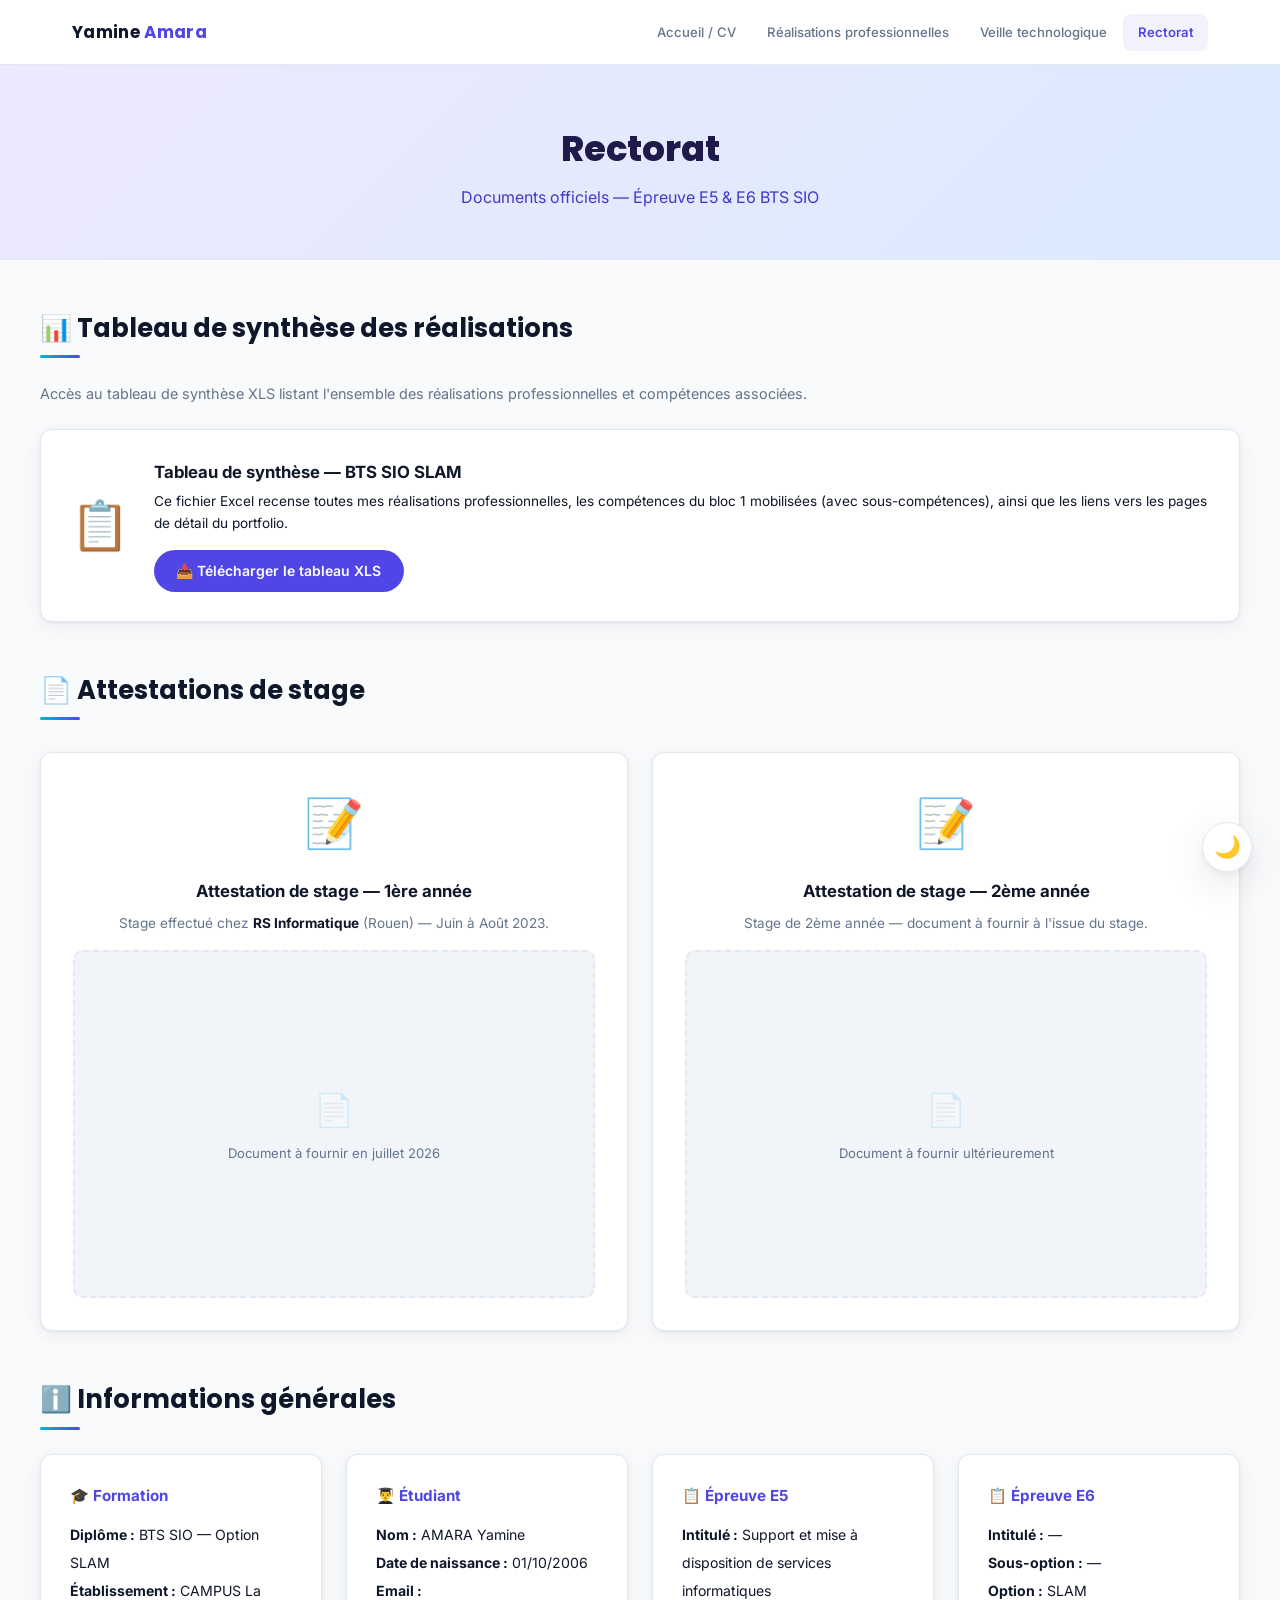
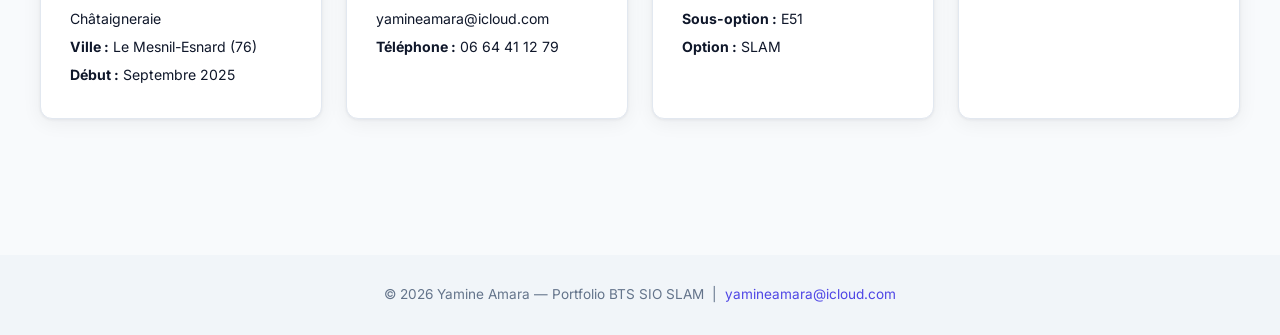
<file: rectorat.html>
<!DOCTYPE html>
<html lang="fr">
<head>
  <meta charset="UTF-8">
  <meta name="viewport" content="width=device-width, initial-scale=1.0">
  <link rel="icon" href="favicon.svg" type="image/svg+xml">
  <title>Rectorat — Yamine Amara</title>
  <link rel="stylesheet" href="style.css">
</head>
<body>

<nav class="navbar">
  <div class="navbar-inner">
    <a href="index.html" class="navbar-brand">Yamine <span>Amara</span></a>
    <ul class="navbar-nav">
      <li><a href="index.html">Accueil / CV</a></li>
      <li><a href="realisations.html">Réalisations professionnelles</a></li>
      <li><a href="veille.html">Veille technologique</a></li>
      <li><a href="rectorat.html" class="active">Rectorat</a></li>
    </ul>

    <button class="nav-burger" id="nav-burger" aria-label="Menu"><span></span><span></span><span></span></button>
  </div>
</nav>

<div class="page-header">
  <h1>Rectorat</h1>
  <p>Documents officiels — Épreuve E5 &amp; E6 BTS SIO</p>
</div>

<div class="container section">

  <!-- Tableau de synthèse -->
  <h2 class="section-title">📊 Tableau de synthèse des réalisations</h2>
  <div class="section-divider"></div>
  <p style="font-size:0.9rem;color:var(--muted);margin-bottom:1.5rem;">
    Accès au tableau de synthèse XLS listant l'ensemble des réalisations professionnelles et compétences associées.
  </p>

  <div class="card" style="display:flex;align-items:center;gap:1.5rem;flex-wrap:wrap;">
    <div style="font-size:3rem;">📋</div>
    <div style="flex:1;">
      <h3 style="font-size:1.05rem;color:var(--text);margin-bottom:0.3rem;">Tableau de synthèse — BTS SIO SLAM</h3>
      <p style="font-size:0.85rem;color:var(--gray);margin-bottom:1rem;">
        Ce fichier Excel recense toutes mes réalisations professionnelles, les compétences du bloc 1 mobilisées
        (avec sous-compétences), ainsi que les liens vers les pages de détail du portfolio.
      </p>
      <a href="docs/tableau-synthese.xlsx" class="btn btn-primary" onclick="forceDl('docs/tableau-synthese.xlsx','YAM_TableauDeSynthese.xlsx');return false;">
        📥 Télécharger le tableau XLS
      </a>
    </div>
  </div>

  <!-- Attestations de stage -->
  <div style="margin-top:3rem;">
    <h2 class="section-title">📄 Attestations de stage</h2>
    <div class="section-divider"></div>

    <div class="rectorat-grid">

      <!-- Stage 1ère année -->
      <div class="rectorat-card">
        <div class="doc-icon">📝</div>
        <h3>Attestation de stage — 1ère année</h3>
        <p style="font-size:0.85rem;color:var(--muted);margin-bottom:1rem;">Stage effectué chez <strong style="color:var(--text);">RS Informatique</strong> (Rouen) — Juin à Août 2023.</p>
        <div style="border:2px dashed var(--border);border-radius:10px;overflow:hidden;background:var(--surface-2);aspect-ratio:3/2;display:flex;align-items:center;justify-content:center;flex-direction:column;gap:0.5rem;color:var(--muted);font-size:0.82rem;">
          <!-- Remplacer par : <img src="docs/attestation-stage1.jpg" alt="Attestation stage 1ère année" style="width:100%;height:100%;object-fit:cover;"> -->
          <span style="font-size:2rem;opacity:0.25;">📄</span>
          <span>Document à fournir en juillet 2026</span>
        </div>
      </div>

      <!-- Stage 2ème année -->
      <div class="rectorat-card">
        <div class="doc-icon">📝</div>
        <h3>Attestation de stage — 2ème année</h3>
        <p style="font-size:0.85rem;color:var(--muted);margin-bottom:1rem;">Stage de 2ème année — document à fournir à l'issue du stage.</p>
        <div style="border:2px dashed var(--border);border-radius:10px;overflow:hidden;background:var(--surface-2);aspect-ratio:3/2;display:flex;align-items:center;justify-content:center;flex-direction:column;gap:0.5rem;color:var(--muted);font-size:0.82rem;">
          <!-- Remplacer par : <img src="docs/attestation-stage2.jpg" alt="Attestation stage 2ème année" style="width:100%;height:100%;object-fit:cover;"> -->
          <span style="font-size:2rem;opacity:0.25;">📄</span>
          <span>Document à fournir ultérieurement</span>
        </div>
      </div>

    </div>
  </div>

  <!-- Informations complémentaires -->
  <div style="margin-top:3rem;">
    <h2 class="section-title">ℹ️ Informations générales</h2>
    <div class="section-divider"></div>

    <div style="display:grid;grid-template-columns:repeat(auto-fit,minmax(260px,1fr));gap:1.5rem;margin-top:1.5rem;">

      <div class="card">
        <h3 style="font-size:0.95rem;font-weight:700;color:var(--primary);margin-bottom:0.8rem;">🎓 Formation</h3>
        <ul style="list-style:none;font-size:0.88rem;color:var(--text);line-height:2;">
          <li><strong>Diplôme :</strong> BTS SIO — Option SLAM</li>
          <li><strong>Établissement :</strong> CAMPUS La Châtaigneraie</li>
          <li><strong>Ville :</strong> Le Mesnil-Esnard (76)</li>
          <li><strong>Début :</strong> Septembre 2025</li>
        </ul>
      </div>

      <div class="card">
        <h3 style="font-size:0.95rem;font-weight:700;color:var(--primary);margin-bottom:0.8rem;">👨‍🎓 Étudiant</h3>
        <ul style="list-style:none;font-size:0.88rem;color:var(--text);line-height:2;">
          <li><strong>Nom :</strong> AMARA Yamine</li>
          <li><strong>Date de naissance :</strong> 01/10/2006</li>
          <li><strong>Email :</strong> yamineamara@icloud.com</li>
          <li><strong>Téléphone :</strong> 06 64 41 12 79</li>
        </ul>
      </div>

      <div class="card">
        <h3 style="font-size:0.95rem;font-weight:700;color:var(--primary);margin-bottom:0.8rem;">📋 Épreuve E5</h3>
        <ul style="list-style:none;font-size:0.88rem;color:var(--text);line-height:2;">
          <li><strong>Intitulé :</strong> Support et mise à disposition de services informatiques</li>
          <li><strong>Sous-option :</strong> E51</li>
          <li><strong>Option :</strong> SLAM</li>
        </ul>
      </div>

      <div class="card">
        <h3 style="font-size:0.95rem;font-weight:700;color:var(--primary);margin-bottom:0.8rem;">📋 Épreuve E6</h3>
        <ul style="list-style:none;font-size:0.88rem;color:var(--text);line-height:2;">
          <li><strong>Intitulé :</strong> —</li>
          <li><strong>Sous-option :</strong> —</li>
          <li><strong>Option :</strong> SLAM</li>
        </ul>
      </div>

    </div>
  </div>

</div>

<footer>
  <p>© 2026 Yamine Amara — Portfolio BTS SIO SLAM &nbsp;|&nbsp; <a href="mailto:yamineamara@icloud.com">yamineamara@icloud.com</a></p>
</footer>

<button id="theme-toggle" aria-label="Changer de thème">🌙</button>
<script src="theme.js"></script>
<script>
function forceDl(url, filename) {
  fetch(url)
    .then(function(r){ return r.blob(); })
    .then(function(blob){
      var burl = URL.createObjectURL(blob);
      var a = document.createElement('a');
      a.href = burl; a.download = filename;
      document.body.appendChild(a); a.click();
      setTimeout(function(){ document.body.removeChild(a); URL.revokeObjectURL(burl); }, 200);
    })
    .catch(function(){ window.location.href = url; });
}
</script>
</body>
</html>
</file>
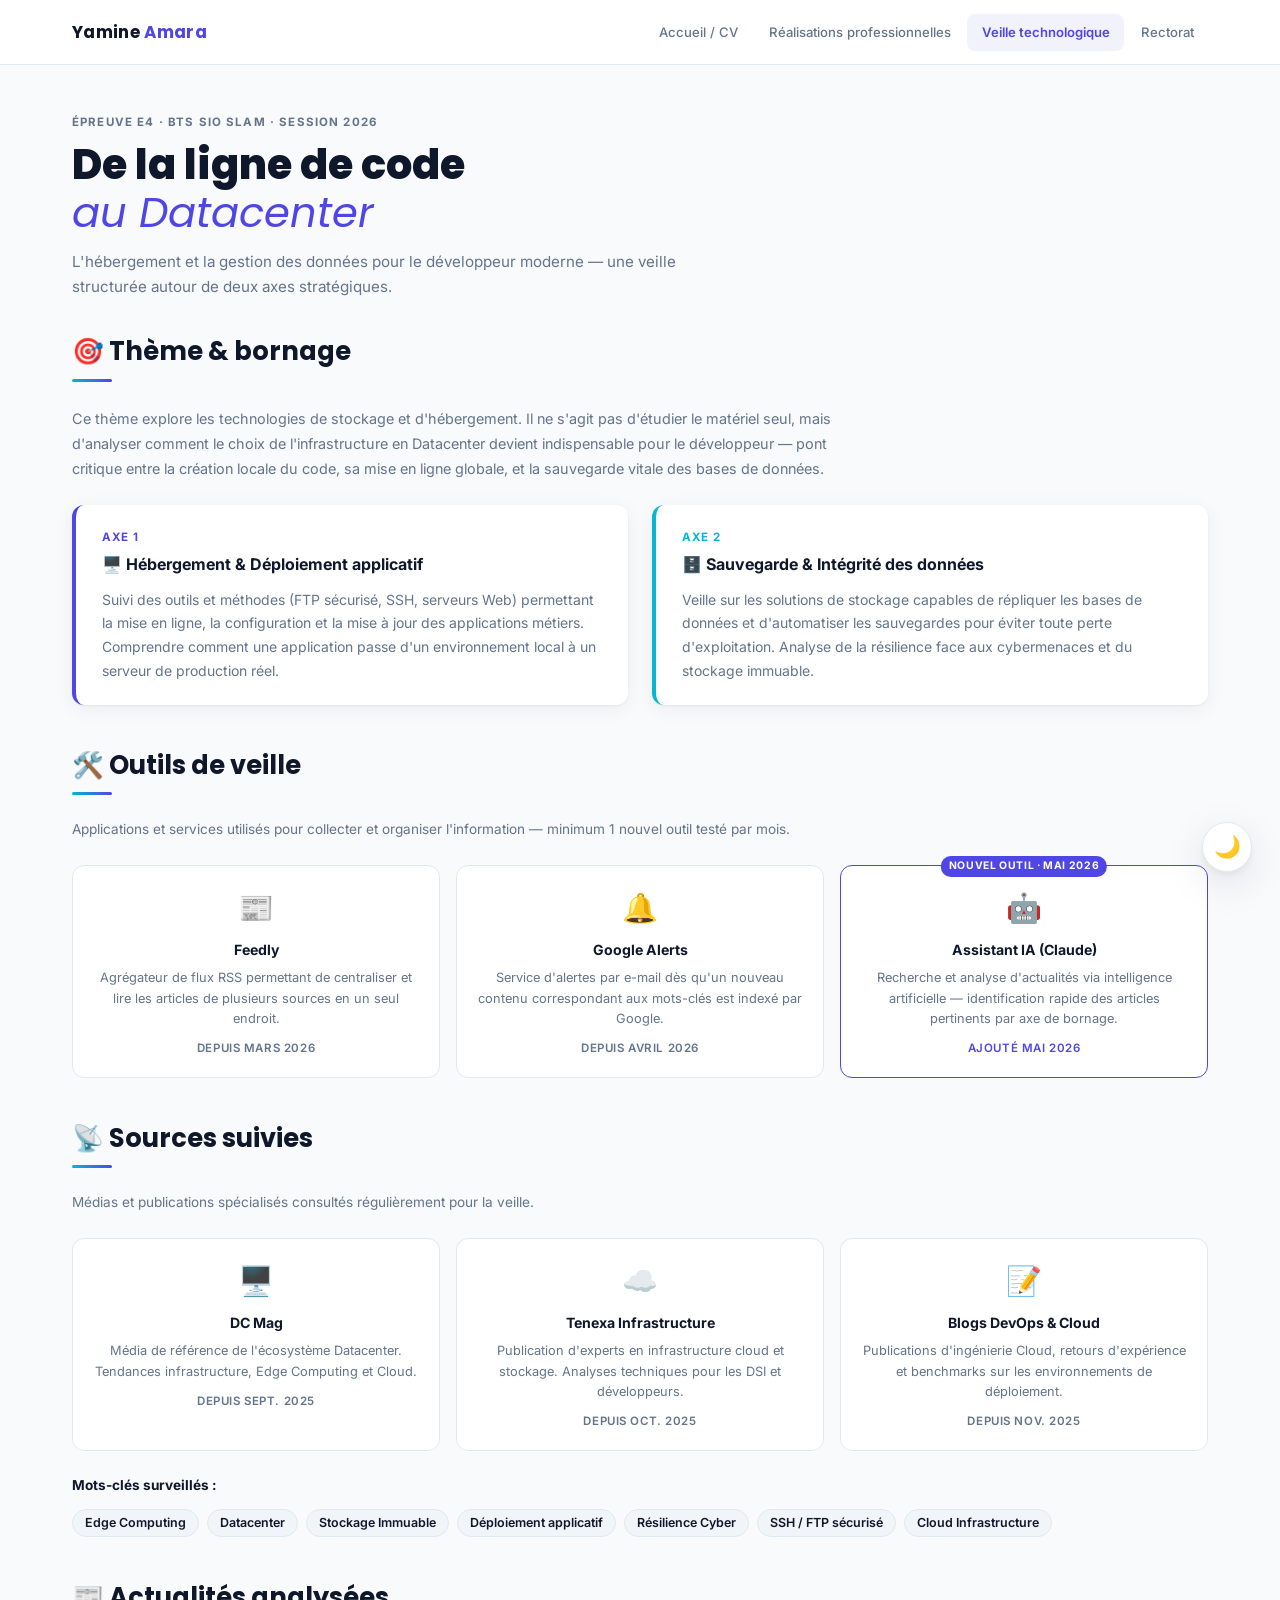
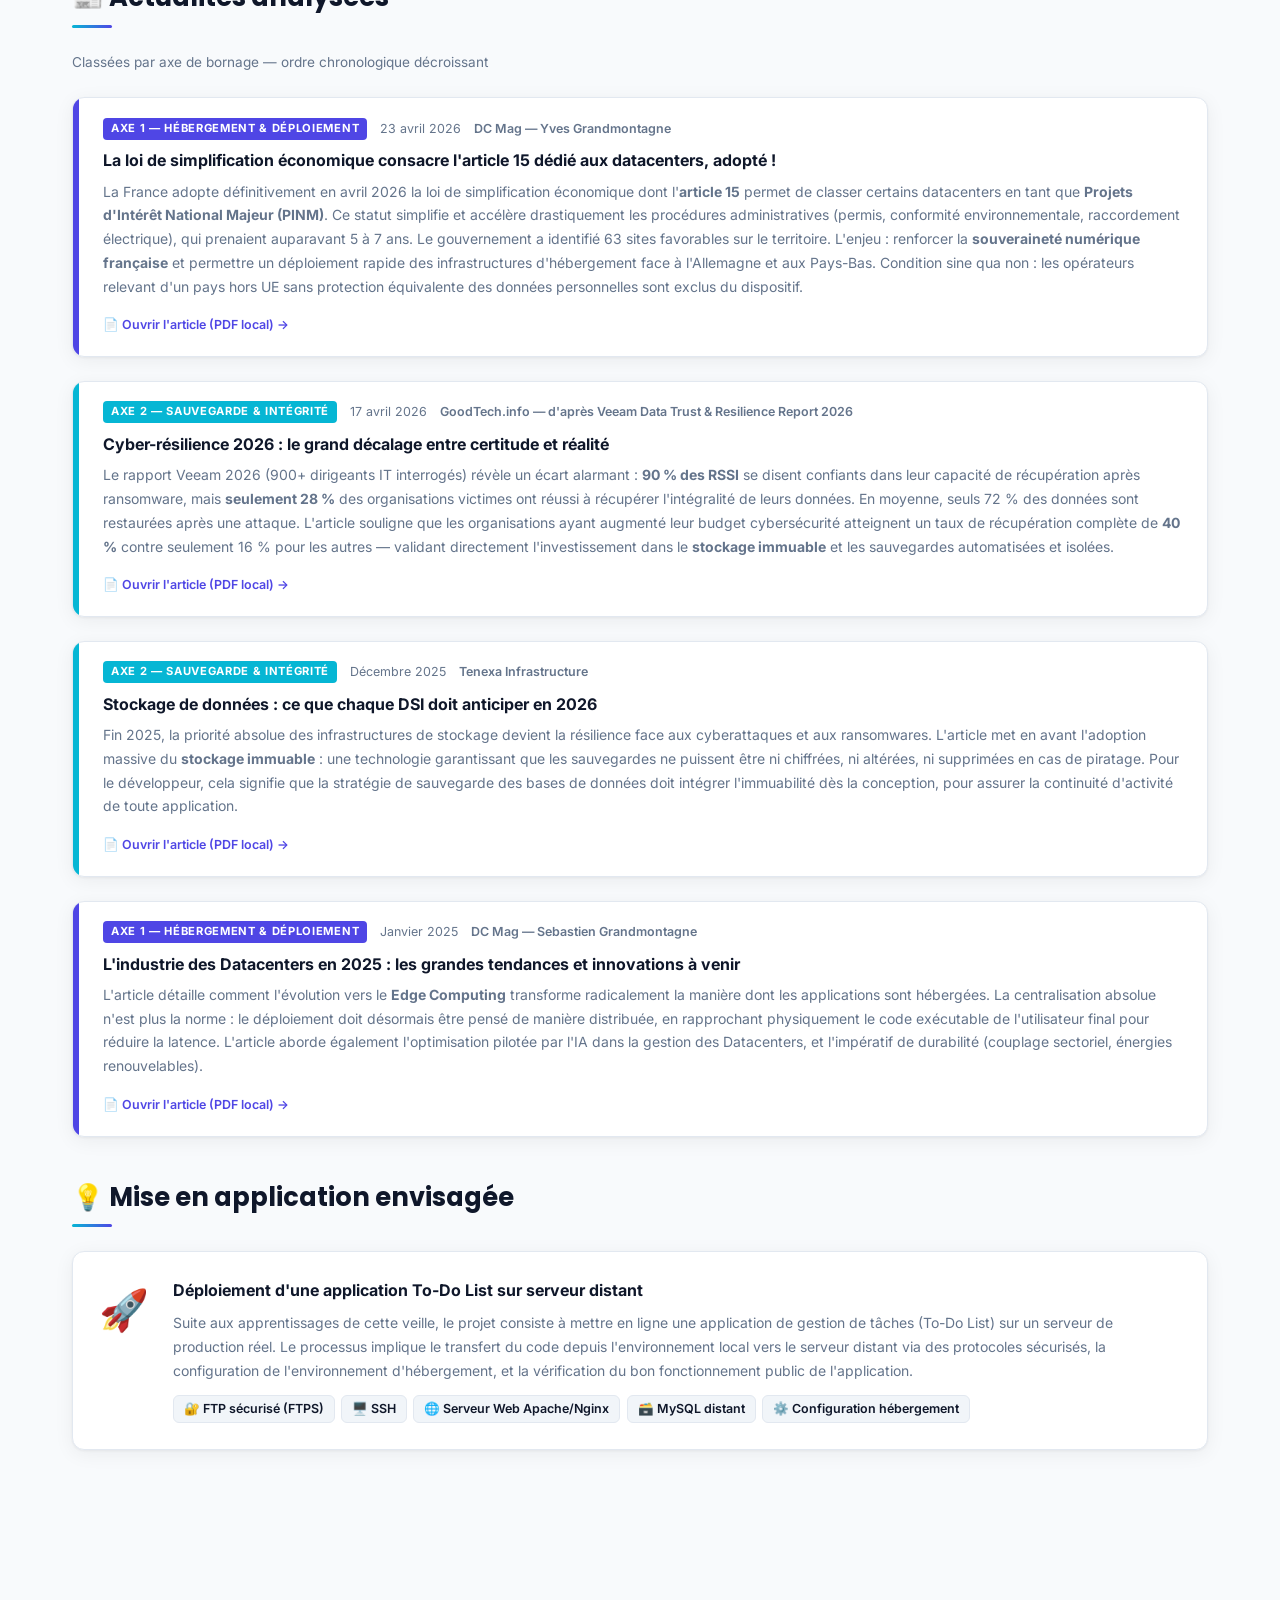
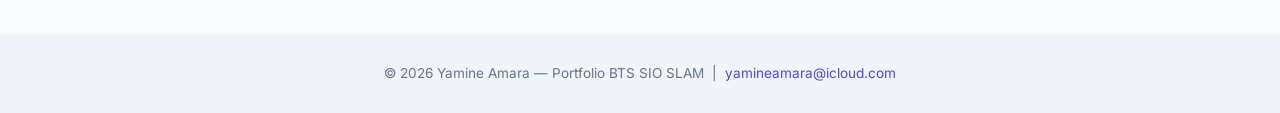
<file: veille.html>
<!DOCTYPE html>
<html lang="fr">
<head>
  <meta charset="UTF-8">
  <meta name="viewport" content="width=device-width, initial-scale=1.0">
  <link rel="icon" href="favicon.svg" type="image/svg+xml">
  <title>Veille technologique — Yamine Amara</title>
  <link rel="stylesheet" href="style.css">
  <style>
    /* ── Axe cards ── */
    .axe-grid {
      display: grid;
      grid-template-columns: repeat(auto-fit, minmax(280px, 1fr));
      gap: 1.5rem;
      margin-bottom: 2.5rem;
    }
    .axe-card {
      border-left: 4px solid var(--primary);
      padding: 1.4rem 1.6rem;
      background: var(--surface);
      border-radius: var(--radius);
      box-shadow: var(--shadow);
    }
    .axe-card.axe-2 {
      border-left-color: var(--accent);
    }
    .axe-num {
      font-size: 0.72rem;
      font-weight: 700;
      text-transform: uppercase;
      letter-spacing: 0.08em;
      color: var(--primary);
      margin-bottom: 0.4rem;
    }
    .axe-card.axe-2 .axe-num { color: var(--accent); }
    .axe-title {
      font-size: 1rem;
      font-weight: 700;
      color: var(--text);
      margin-bottom: 0.6rem;
    }
    .axe-desc {
      font-size: 0.875rem;
      color: var(--muted);
      line-height: 1.7;
    }
    /* ── Keywords ── */
    .kw-wrap {
      display: flex;
      flex-wrap: wrap;
      gap: 0.5rem;
      margin-top: 0.8rem;
    }
    .kw {
      background: var(--surface-2);
      border: 1px solid var(--border);
      border-radius: 20px;
      padding: 3px 12px;
      font-size: 0.78rem;
      font-weight: 600;
      color: var(--text);
    }
    /* ── News cards redesign ── */
    .news-list {
      display: flex;
      flex-direction: column;
      gap: 1.5rem;
      margin-top: 1.5rem;
    }
    .news-item {
      display: flex;
      gap: 1.5rem;
      background: var(--surface);
      border-radius: var(--radius);
      box-shadow: var(--shadow);
      border: 1px solid var(--border);
      overflow: hidden;
      text-decoration: none;
      color: inherit;
      transition: box-shadow 0.2s, transform 0.2s;
    }
    .news-item:hover {
      box-shadow: 0 4px 20px rgba(0,0,0,0.12);
      transform: translateY(-2px);
    }
    .news-axe-stripe {
      width: 6px;
      flex-shrink: 0;
      background: var(--primary);
    }
    .news-axe-stripe.axe-2 { background: var(--accent); }
    .news-body {
      padding: 1.2rem 1.4rem 1.2rem 0;
      flex: 1;
    }
    .news-meta {
      display: flex;
      align-items: center;
      gap: 0.8rem;
      flex-wrap: wrap;
      margin-bottom: 0.6rem;
    }
    .news-axe-tag {
      font-size: 0.7rem;
      font-weight: 700;
      text-transform: uppercase;
      letter-spacing: 0.06em;
      background: var(--primary);
      color: #fff;
      padding: 2px 8px;
      border-radius: 4px;
    }
    .news-axe-tag.axe-2 { background: var(--accent); }
    .news-date-txt {
      font-size: 0.78rem;
      color: var(--muted);
    }
    .news-src {
      font-size: 0.78rem;
      color: var(--muted);
      font-weight: 600;
    }
    .news-item-title {
      font-size: 1rem;
      font-weight: 700;
      color: var(--text);
      margin-bottom: 0.5rem;
      line-height: 1.4;
    }
    .news-summary {
      font-size: 0.875rem;
      color: var(--muted);
      line-height: 1.7;
      margin-bottom: 0.8rem;
    }
    .news-link-label {
      font-size: 0.78rem;
      color: var(--primary);
      font-weight: 600;
    }
    /* ── Methodology steps ── */
    .method-steps {
      display: grid;
      grid-template-columns: repeat(auto-fit, minmax(200px, 1fr));
      gap: 1rem;
      margin-top: 1.5rem;
    }
    .method-step {
      background: var(--surface);
      border-radius: var(--radius);
      border: 1px solid var(--border);
      padding: 1.2rem;
      text-align: center;
    }
    .method-step-icon {
      font-size: 1.8rem;
      margin-bottom: 0.5rem;
    }
    .method-step h4 {
      font-size: 0.88rem;
      font-weight: 700;
      color: var(--text);
      margin-bottom: 0.4rem;
    }
    .method-step p {
      font-size: 0.8rem;
      color: var(--muted);
      line-height: 1.6;
    }
    .tool-date {
      margin-top: 0.6rem;
      font-size: 0.72rem;
      font-weight: 600;
      color: var(--muted);
      text-transform: uppercase;
      letter-spacing: 0.05em;
    }
    /* ── Application block ── */
    .appli-card {
      background: var(--surface);
      border-radius: var(--radius);
      box-shadow: var(--shadow);
      border: 1px solid var(--border);
      padding: 1.6rem;
      display: flex;
      gap: 1.5rem;
      align-items: flex-start;
      flex-wrap: wrap;
    }
    .appli-icon {
      font-size: 2.5rem;
      flex-shrink: 0;
    }
    .appli-body h3 {
      font-size: 1rem;
      font-weight: 700;
      color: var(--text);
      margin-bottom: 0.5rem;
    }
    .appli-body p {
      font-size: 0.875rem;
      color: var(--muted);
      line-height: 1.7;
    }
    .tech-chips {
      display: flex;
      flex-wrap: wrap;
      gap: 0.4rem;
      margin-top: 0.8rem;
    }
    .tech-chip {
      background: var(--surface-2);
      border: 1px solid var(--border);
      border-radius: 6px;
      padding: 3px 10px;
      font-size: 0.78rem;
      font-weight: 600;
      color: var(--text);
    }
  </style>
</head>
<body>

<nav class="navbar">
  <div class="navbar-inner">
    <a href="index.html" class="navbar-brand">Yamine <span>Amara</span></a>
    <ul class="navbar-nav">
      <li><a href="index.html">Accueil / CV</a></li>
      <li><a href="realisations.html">Réalisations professionnelles</a></li>
      <li><a href="veille.html" class="active">Veille technologique</a></li>
      <li><a href="rectorat.html">Rectorat</a></li>
    </ul>

    <button class="nav-burger" id="nav-burger" aria-label="Menu"><span></span><span></span><span></span></button>
  </div>
</nav>

<div class="page-wrap">
<div class="container">

  <!-- En-tête -->
  <div class="animate" style="margin-bottom:2rem;">
    <p class="eyebrow" style="margin-bottom:10px;">Épreuve E4 · BTS SIO SLAM · Session 2026</p>
    <h1 style="font-family:'Poppins',sans-serif;font-size:clamp(1.8rem,4vw,2.6rem);font-weight:800;color:var(--text);line-height:1.15;">
      De la ligne de code<br><em style="font-style:italic;font-weight:400;color:var(--primary);">au Datacenter</em>
    </h1>
    <p style="font-size:0.95rem;color:var(--muted);margin-top:12px;max-width:640px;line-height:1.65;">
      L'hébergement et la gestion des données pour le développeur moderne — une veille structurée autour de deux axes stratégiques.
    </p>
  </div>

  <!-- Présentation du thème -->
  <div class="animate delay-1" style="margin-bottom:2.5rem;">
    <h2 class="section-title">🎯 Thème &amp; bornage</h2>
    <div class="section-divider"></div>
    <p style="font-size:0.9rem;color:var(--muted);line-height:1.75;max-width:760px;margin:1rem 0 1.5rem;">
      Ce thème explore les technologies de stockage et d'hébergement. Il ne s'agit pas d'étudier le matériel seul, mais d'analyser
      comment le choix de l'infrastructure en Datacenter devient indispensable pour le développeur — pont critique entre la création
      locale du code, sa mise en ligne globale, et la sauvegarde vitale des bases de données.
    </p>

    <div class="axe-grid">
      <div class="axe-card">
        <div class="axe-num">Axe 1</div>
        <div class="axe-title">🖥️ Hébergement &amp; Déploiement applicatif</div>
        <p class="axe-desc">
          Suivi des outils et méthodes (FTP sécurisé, SSH, serveurs Web) permettant la mise en ligne, la configuration et la mise à jour
          des applications métiers. Comprendre comment une application passe d'un environnement local à un serveur de production réel.
        </p>
      </div>
      <div class="axe-card axe-2">
        <div class="axe-num">Axe 2</div>
        <div class="axe-title">🗄️ Sauvegarde &amp; Intégrité des données</div>
        <p class="axe-desc">
          Veille sur les solutions de stockage capables de répliquer les bases de données et d'automatiser les sauvegardes pour éviter
          toute perte d'exploitation. Analyse de la résilience face aux cybermenaces et du stockage immuable.
        </p>
      </div>
    </div>
  </div>

  <!-- Outils -->
  <div class="animate delay-1" style="margin-bottom:2.5rem;">
    <h2 class="section-title">🛠️ Outils de veille</h2>
    <div class="section-divider"></div>
    <p style="font-size:0.85rem;color:var(--muted);margin:0.5rem 0 1.2rem;">Applications et services utilisés pour collecter et organiser l'information — minimum 1 nouvel outil testé par mois.</p>

    <div class="method-steps">

      <a href="https://feedly.com" target="_blank" rel="noopener" class="method-step" style="text-decoration:none;cursor:pointer;">
        <div class="method-step-icon">📰</div>
        <h4>Feedly</h4>
        <p>Agrégateur de flux RSS permettant de centraliser et lire les articles de plusieurs sources en un seul endroit.</p>
        <div class="tool-date">Depuis mars 2026</div>
      </a>

      <a href="https://www.google.com/alerts" target="_blank" rel="noopener" class="method-step" style="text-decoration:none;cursor:pointer;">
        <div class="method-step-icon">🔔</div>
        <h4>Google Alerts</h4>
        <p>Service d'alertes par e-mail dès qu'un nouveau contenu correspondant aux mots-clés est indexé par Google.</p>
        <div class="tool-date">Depuis avril 2026</div>
      </a>

      <div class="method-step" style="border:1px solid var(--primary);position:relative;">
        <div style="position:absolute;top:-10px;left:50%;transform:translateX(-50%);background:var(--primary);color:#fff;font-size:0.65rem;font-weight:700;padding:2px 8px;border-radius:10px;white-space:nowrap;text-transform:uppercase;letter-spacing:0.06em;">Nouvel outil · Mai 2026</div>
        <div class="method-step-icon">🤖</div>
        <h4>Assistant IA (Claude)</h4>
        <p>Recherche et analyse d'actualités via intelligence artificielle — identification rapide des articles pertinents par axe de bornage.</p>
        <div class="tool-date" style="color:var(--primary);">Ajouté mai 2026</div>
      </div>

    </div>
  </div>

  <!-- Sources -->
  <div class="animate delay-1" style="margin-bottom:2.5rem;">
    <h2 class="section-title">📡 Sources suivies</h2>
    <div class="section-divider"></div>
    <p style="font-size:0.85rem;color:var(--muted);margin:0.5rem 0 1.2rem;">Médias et publications spécialisés consultés régulièrement pour la veille.</p>

    <div class="method-steps">

      <a href="https://dcmag.fr" target="_blank" rel="noopener" class="method-step" style="text-decoration:none;cursor:pointer;">
        <div class="method-step-icon">🖥️</div>
        <h4>DC Mag</h4>
        <p>Média de référence de l'écosystème Datacenter. Tendances infrastructure, Edge Computing et Cloud.</p>
        <div class="tool-date">Depuis sept. 2025</div>
      </a>

      <a href="https://www.tenexa.com" target="_blank" rel="noopener" class="method-step" style="text-decoration:none;cursor:pointer;">
        <div class="method-step-icon">☁️</div>
        <h4>Tenexa Infrastructure</h4>
        <p>Publication d'experts en infrastructure cloud et stockage. Analyses techniques pour les DSI et développeurs.</p>
        <div class="tool-date">Depuis oct. 2025</div>
      </a>

      <div class="method-step">
        <div class="method-step-icon">📝</div>
        <h4>Blogs DevOps &amp; Cloud</h4>
        <p>Publications d'ingénierie Cloud, retours d'expérience et benchmarks sur les environnements de déploiement.</p>
        <div class="tool-date">Depuis nov. 2025</div>
      </div>

    </div>

    <!-- Mots-clés stratégiques -->
    <div style="margin-top:1.5rem;">
      <p style="font-size:0.85rem;font-weight:700;color:var(--text);margin-bottom:0.5rem;">Mots-clés surveillés :</p>
      <div class="kw-wrap">
        <span class="kw">Edge Computing</span>
        <span class="kw">Datacenter</span>
        <span class="kw">Stockage Immuable</span>
        <span class="kw">Déploiement applicatif</span>
        <span class="kw">Résilience Cyber</span>
        <span class="kw">SSH / FTP sécurisé</span>
        <span class="kw">Cloud Infrastructure</span>
      </div>
    </div>
  </div>

  <!-- Actualités -->
  <div class="animate delay-1" style="margin-bottom:2.5rem;">
    <h2 class="section-title">📰 Actualités analysées</h2>
    <div class="section-divider"></div>
    <p style="font-size:0.85rem;color:var(--muted);margin:0.5rem 0 0;">Classées par axe de bornage — ordre chronologique décroissant</p>

    <div class="news-list">

      <!-- News Axe 1 — DCmag avril 2026 -->
      <a href="docs/news-dcmag-avr2026.pdf" target="_blank" rel="noopener" class="news-item">
        <div class="news-axe-stripe"></div>
        <div class="news-body">
          <div class="news-meta">
            <span class="news-axe-tag">Axe 1 — Hébergement &amp; Déploiement</span>
            <span class="news-date-txt">23 avril 2026</span>
            <span class="news-src">DC Mag — Yves Grandmontagne</span>
          </div>
          <div class="news-item-title">La loi de simplification économique consacre l'article 15 dédié aux datacenters, adopté !</div>
          <p class="news-summary">
            La France adopte définitivement en avril 2026 la loi de simplification économique dont l'<strong>article 15</strong> permet de classer
            certains datacenters en tant que <strong>Projets d'Intérêt National Majeur (PINM)</strong>. Ce statut simplifie et accélère drastiquement
            les procédures administratives (permis, conformité environnementale, raccordement électrique), qui prenaient auparavant 5 à 7 ans.
            Le gouvernement a identifié 63 sites favorables sur le territoire. L'enjeu : renforcer la <strong>souveraineté numérique française</strong>
            et permettre un déploiement rapide des infrastructures d'hébergement face à l'Allemagne et aux Pays-Bas. Condition sine qua non :
            les opérateurs relevant d'un pays hors UE sans protection équivalente des données personnelles sont exclus du dispositif.
          </p>
          <span class="news-link-label">📄 Ouvrir l'article (PDF local) →</span>
        </div>
      </a>

      <!-- News Axe 2 — GoodTech.info avril 2026 -->
      <a href="docs/news-goodtech-avr2026.pdf" target="_blank" rel="noopener" class="news-item">
        <div class="news-axe-stripe axe-2"></div>
        <div class="news-body">
          <div class="news-meta">
            <span class="news-axe-tag axe-2">Axe 2 — Sauvegarde &amp; Intégrité</span>
            <span class="news-date-txt">17 avril 2026</span>
            <span class="news-src">GoodTech.info — d'après Veeam Data Trust &amp; Resilience Report 2026</span>
          </div>
          <div class="news-item-title">Cyber-résilience 2026 : le grand décalage entre certitude et réalité</div>
          <p class="news-summary">
            Le rapport Veeam 2026 (900+ dirigeants IT interrogés) révèle un écart alarmant : <strong>90 % des RSSI</strong> se disent confiants
            dans leur capacité de récupération après ransomware, mais <strong>seulement 28 %</strong> des organisations victimes ont réussi à
            récupérer l'intégralité de leurs données. En moyenne, seuls 72 % des données sont restaurées après une attaque. L'article souligne
            que les organisations ayant augmenté leur budget cybersécurité atteignent un taux de récupération complète de <strong>40 %</strong>
            contre seulement 16 % pour les autres — validant directement l'investissement dans le <strong>stockage immuable</strong> et les
            sauvegardes automatisées et isolées.
          </p>
          <span class="news-link-label">📄 Ouvrir l'article (PDF local) →</span>
        </div>
      </a>

      <!-- News 1 — Axe 2 (Stockage / plus récente) -->
      <a href="docs/news-tenexa-dec2025.pdf" target="_blank" rel="noopener" class="news-item">
        <div class="news-axe-stripe axe-2"></div>
        <div class="news-body">
          <div class="news-meta">
            <span class="news-axe-tag axe-2">Axe 2 — Sauvegarde &amp; Intégrité</span>
            <span class="news-date-txt">Décembre 2025</span>
            <span class="news-src">Tenexa Infrastructure</span>
          </div>
          <div class="news-item-title">Stockage de données : ce que chaque DSI doit anticiper en 2026</div>
          <p class="news-summary">
            Fin 2025, la priorité absolue des infrastructures de stockage devient la résilience face aux cyberattaques et aux ransomwares.
            L'article met en avant l'adoption massive du <strong>stockage immuable</strong> : une technologie garantissant que les sauvegardes
            ne puissent être ni chiffrées, ni altérées, ni supprimées en cas de piratage. Pour le développeur, cela signifie que la stratégie
            de sauvegarde des bases de données doit intégrer l'immuabilité dès la conception, pour assurer la continuité d'activité de toute application.
          </p>
          <span class="news-link-label">📄 Ouvrir l'article (PDF local) →</span>
        </div>
      </a>

      <!-- News 2 — Axe 1 (Datacenter / janvier 2025) -->
      <a href="docs/news-dcmag-jan2025.pdf" target="_blank" rel="noopener" class="news-item">
        <div class="news-axe-stripe"></div>
        <div class="news-body">
          <div class="news-meta">
            <span class="news-axe-tag">Axe 1 — Hébergement &amp; Déploiement</span>
            <span class="news-date-txt">Janvier 2025</span>
            <span class="news-src">DC Mag — Sebastien Grandmontagne</span>
          </div>
          <div class="news-item-title">L'industrie des Datacenters en 2025 : les grandes tendances et innovations à venir</div>
          <p class="news-summary">
            L'article détaille comment l'évolution vers le <strong>Edge Computing</strong> transforme radicalement la manière dont les applications
            sont hébergées. La centralisation absolue n'est plus la norme : le déploiement doit désormais être pensé de manière distribuée,
            en rapprochant physiquement le code exécutable de l'utilisateur final pour réduire la latence. L'article aborde également
            l'optimisation pilotée par l'IA dans la gestion des Datacenters, et l'impératif de durabilité (couplage sectoriel, énergies renouvelables).
          </p>
          <span class="news-link-label">📄 Ouvrir l'article (PDF local) →</span>
        </div>
      </a>

    </div>
  </div>

  <!-- Mise en application -->
  <div class="animate delay-1" style="margin-bottom:2.5rem;">
    <h2 class="section-title">💡 Mise en application envisagée</h2>
    <div class="section-divider"></div>
    <div style="margin-top:1.5rem;">
      <div class="appli-card">
        <div class="appli-icon">🚀</div>
        <div class="appli-body" style="flex:1;">
          <h3>Déploiement d'une application To-Do List sur serveur distant</h3>
          <p>
            Suite aux apprentissages de cette veille, le projet consiste à mettre en ligne une application de gestion de tâches
            (To-Do List) sur un serveur de production réel. Le processus implique le transfert du code depuis l'environnement local
            vers le serveur distant via des protocoles sécurisés, la configuration de l'environnement d'hébergement,
            et la vérification du bon fonctionnement public de l'application.
          </p>
          <div class="tech-chips">
            <span class="tech-chip">🔐 FTP sécurisé (FTPS)</span>
            <span class="tech-chip">🖥️ SSH</span>
            <span class="tech-chip">🌐 Serveur Web Apache/Nginx</span>
            <span class="tech-chip">🗃️ MySQL distant</span>
            <span class="tech-chip">⚙️ Configuration hébergement</span>
          </div>
        </div>
      </div>
    </div>
  </div>

</div>
</div>

<footer>
  <p>© 2026 Yamine Amara — Portfolio BTS SIO SLAM &nbsp;|&nbsp; <a href="mailto:yamineamara@icloud.com">yamineamara@icloud.com</a></p>
</footer>

<button id="theme-toggle" aria-label="Changer de thème">🌙</button>
<script src="theme.js"></script>
</body>
</html>
</file>
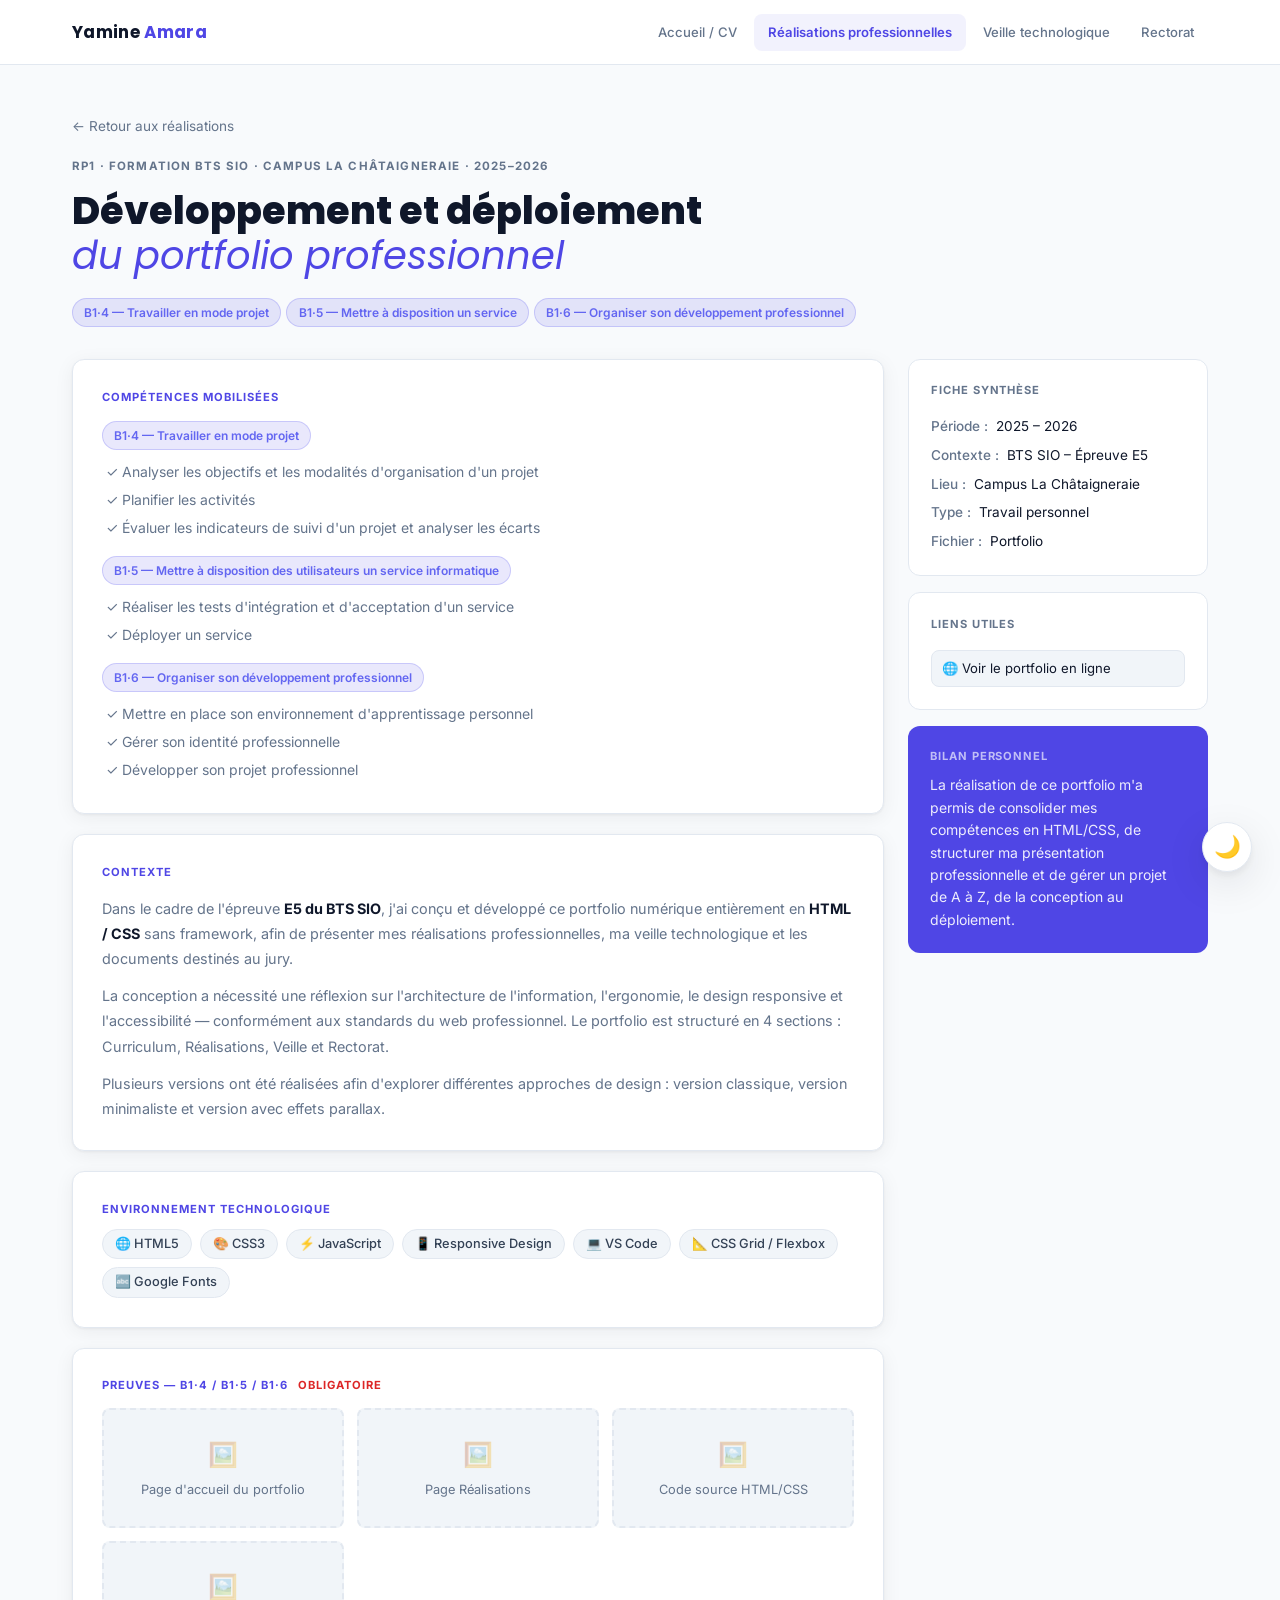
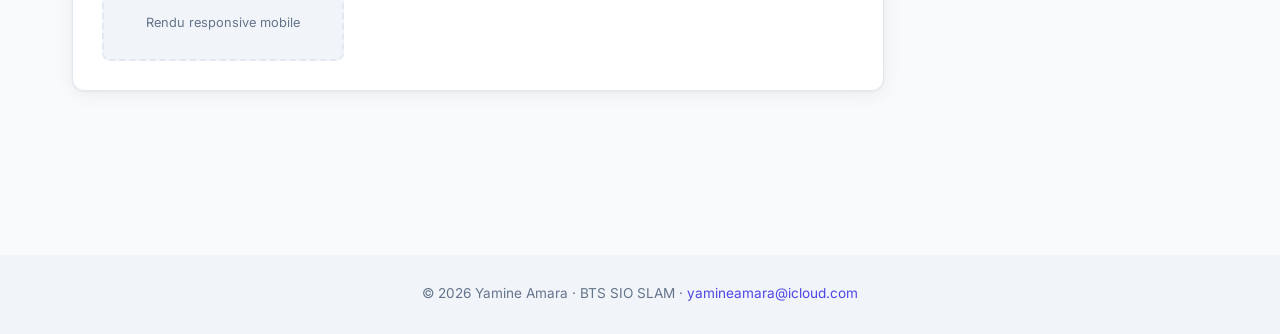
<file: rp/rp1-portfolio.html>
<!DOCTYPE html>
<html lang="fr">
<head>
  <meta charset="UTF-8">
  <meta name="viewport" content="width=device-width, initial-scale=1.0">
  <link rel="icon" href="../favicon.svg" type="image/svg+xml">
  <title>RP1 — Portfolio · YAM Portfolio</title>
  <link rel="preconnect" href="https://fonts.googleapis.com">
  <link href="https://fonts.googleapis.com/css2?family=Instrument+Serif:ital@0;1&family=Outfit:wght@300;400;500;600;700&display=swap" rel="stylesheet">
  <link rel="stylesheet" href="../style.css">
</head>
<body>

<nav class="navbar">
  <div class="navbar-inner">
    <a href="../index.html" class="navbar-brand">Yamine <span>Amara</span></a>
    <ul class="navbar-nav">
      <li><a href="../index.html">Accueil / CV</a></li>
      <li><a href="../realisations.html" class="active">Réalisations professionnelles</a></li>
      <li><a href="../veille.html">Veille technologique</a></li>
      <li><a href="../rectorat.html">Rectorat</a></li>
    </ul>

    <button class="nav-burger" id="nav-burger" aria-label="Menu"><span></span><span></span><span></span></button>
  </div>
</nav>

<div class="page-wrap">
<div class="container">

  <div class="rp-header animate">
    <a href="../realisations.html" class="back">← Retour aux réalisations</a>
    <p class="eyebrow" style="margin-bottom:14px;">RP1 · Formation BTS SIO · Campus La Châtaigneraie · 2025–2026</p>
    <h1>Développement et déploiement<br><em>du portfolio professionnel</em></h1>
    <div class="badge-row" style="margin-top:20px;">
      <span class="badge badge-b1">B1·4 — Travailler en mode projet</span>
      <span class="badge badge-b1">B1·5 — Mettre à disposition un service</span>
      <span class="badge badge-b1">B1·6 — Organiser son développement professionnel</span>
    </div>
  </div>

  <div class="rp-detail-grid animate delay-1">

    <div>

      <div class="card" style="cursor:default;margin-bottom:20px;">
        <p class="section-label">Compétences mobilisées</p>
        <div style="display:flex;flex-direction:column;gap:14px;margin-top:14px;">
          <div>
            <span class="badge badge-b1" style="margin-bottom:8px;">B1·4 — Travailler en mode projet</span>
            <ul style="list-style:none;font-size:0.875rem;color:var(--muted);line-height:2;padding-left:4px;">
              <li>✓ Analyser les objectifs et les modalités d'organisation d'un projet</li>
              <li>✓ Planifier les activités</li>
              <li>✓ Évaluer les indicateurs de suivi d'un projet et analyser les écarts</li>
            </ul>
          </div>
          <div>
            <span class="badge badge-b1" style="margin-bottom:8px;">B1·5 — Mettre à disposition des utilisateurs un service informatique</span>
            <ul style="list-style:none;font-size:0.875rem;color:var(--muted);line-height:2;padding-left:4px;">
              <li>✓ Réaliser les tests d'intégration et d'acceptation d'un service</li>
              <li>✓ Déployer un service</li>
            </ul>
          </div>
          <div>
            <span class="badge badge-b1" style="margin-bottom:8px;">B1·6 — Organiser son développement professionnel</span>
            <ul style="list-style:none;font-size:0.875rem;color:var(--muted);line-height:2;padding-left:4px;">
              <li>✓ Mettre en place son environnement d'apprentissage personnel</li>
              <li>✓ Gérer son identité professionnelle</li>
              <li>✓ Développer son projet professionnel</li>
            </ul>
          </div>
        </div>
      </div>

      <div class="card" style="cursor:default;margin-bottom:20px;">
        <p class="section-label">Contexte</p>
        <p style="font-size:0.9rem;color:var(--muted);line-height:1.75;margin-top:14px;">
          Dans le cadre de l'épreuve <strong style="color:var(--text);">E5 du BTS SIO</strong>, j'ai conçu et développé
          ce portfolio numérique entièrement en <strong style="color:var(--text);">HTML / CSS</strong> sans framework,
          afin de présenter mes réalisations professionnelles, ma veille technologique et les documents destinés au jury.
        </p>
        <p style="font-size:0.9rem;color:var(--muted);line-height:1.75;margin-top:12px;">
          La conception a nécessité une réflexion sur l'architecture de l'information, l'ergonomie,
          le design responsive et l'accessibilité — conformément aux standards du web professionnel.
          Le portfolio est structuré en 4 sections : Curriculum, Réalisations, Veille et Rectorat.
        </p>
        <p style="font-size:0.9rem;color:var(--muted);line-height:1.75;margin-top:12px;">
          Plusieurs versions ont été réalisées afin d'explorer différentes approches de design :
          version classique, version minimaliste et version avec effets parallax.
        </p>
      </div>

      <div class="card" style="cursor:default;margin-bottom:20px;">
        <p class="section-label">Environnement technologique</p>
        <div class="env-chips">
          <span class="env-chip">🌐 HTML5</span>
          <span class="env-chip">🎨 CSS3</span>
          <span class="env-chip">⚡ JavaScript</span>
          <span class="env-chip">📱 Responsive Design</span>
          <span class="env-chip">💻 VS Code</span>
          <span class="env-chip">📐 CSS Grid / Flexbox</span>
          <span class="env-chip">🔤 Google Fonts</span>
        </div>
      </div>

      <div class="card" style="cursor:default;margin-bottom:20px;">
        <p class="section-label">Preuves — B1·4 / B1·5 / B1·6 <span style="color:#dc2626;margin-left:6px;">Obligatoire</span></p>
        <div class="proof-grid">
          <div class="proof-ph"><span style="font-size:1.5rem;opacity:0.3;">🖼️</span>Page d'accueil du portfolio</div>
          <div class="proof-ph"><span style="font-size:1.5rem;opacity:0.3;">🖼️</span>Page Réalisations</div>
          <div class="proof-ph"><span style="font-size:1.5rem;opacity:0.3;">🖼️</span>Code source HTML/CSS</div>
          <div class="proof-ph"><span style="font-size:1.5rem;opacity:0.3;">🖼️</span>Rendu responsive mobile</div>
        </div>
      </div>

    </div>

    <aside>
      <div class="sidebar-card">
        <h4>Fiche synthèse</h4>
        <ul class="meta-list">
          <li><strong>Période :</strong> 2025 – 2026</li>
          <li><strong>Contexte :</strong> BTS SIO – Épreuve E5</li>
          <li><strong>Lieu :</strong> Campus La Châtaigneraie</li>
          <li><strong>Type :</strong> Travail personnel</li>
          <li><strong>Fichier :</strong> Portfolio</li>
        </ul>
      </div>

      <div class="sidebar-card">
        <h4>Liens utiles</h4>
        <div class="link-list">
          <a href="../index.html" class="link-item">🌐 Voir le portfolio en ligne</a>
        </div>
      </div>

      <div class="bilan-card">
        <h4>Bilan personnel</h4>
        <p>La réalisation de ce portfolio m'a permis de consolider mes compétences en HTML/CSS, de structurer ma présentation professionnelle et de gérer un projet de A à Z, de la conception au déploiement.</p>
      </div>
    </aside>

  </div>

</div>
</div>

<footer>
  <div class="container">
    <p>© 2026 Yamine Amara · BTS SIO SLAM · <a href="mailto:yamineamara@icloud.com">yamineamara@icloud.com</a></p>
  </div>
</footer>

<button id="theme-toggle" aria-label="Changer de thème">🌙</button>
<script src="../theme.js"></script>
</body>
</html>
</file>
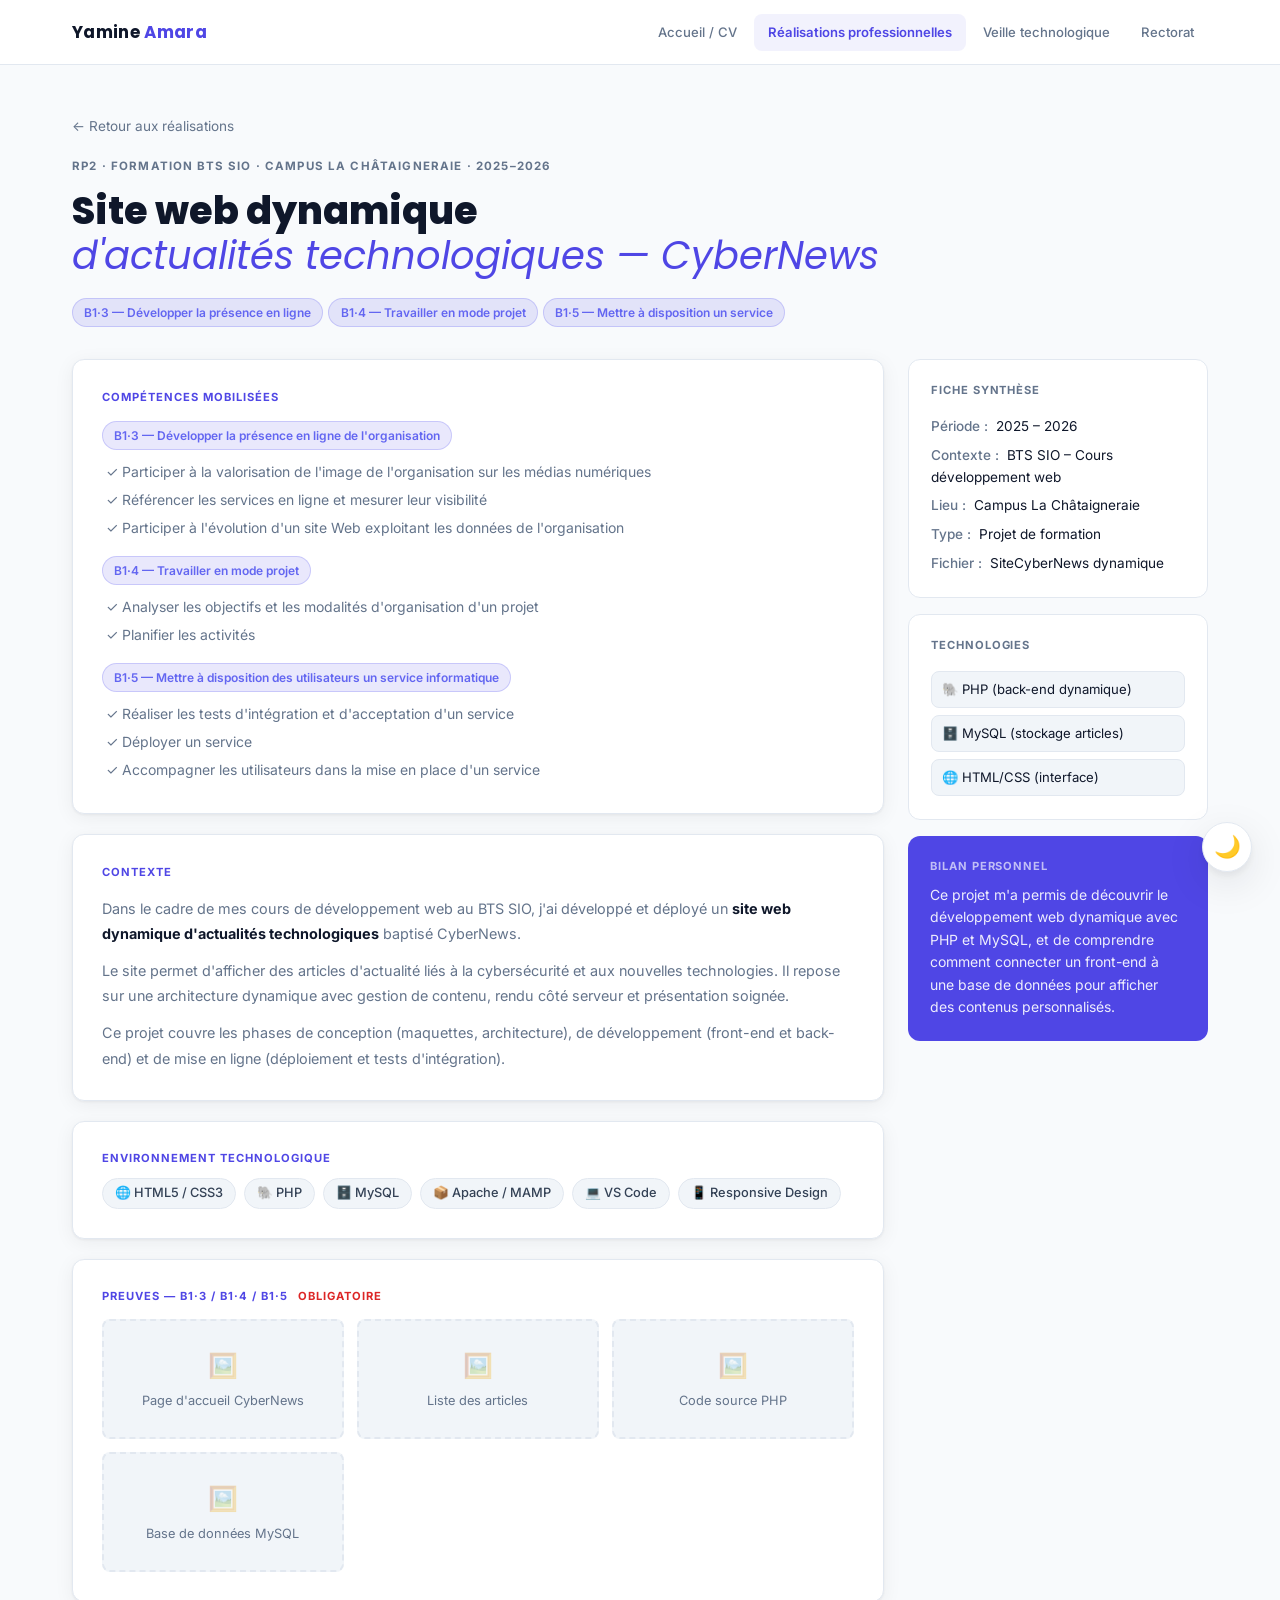
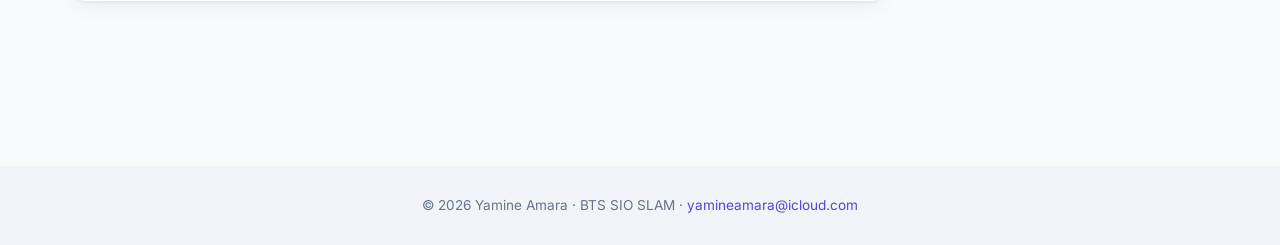
<file: rp/rp2-cybernews.html>
<!DOCTYPE html>
<html lang="fr">
<head>
  <meta charset="UTF-8">
  <meta name="viewport" content="width=device-width, initial-scale=1.0">
  <link rel="icon" href="../favicon.svg" type="image/svg+xml">
  <title>RP2 — CyberNews · YAM Portfolio</title>
  <link rel="preconnect" href="https://fonts.googleapis.com">
  <link href="https://fonts.googleapis.com/css2?family=Instrument+Serif:ital@0;1&family=Outfit:wght@300;400;500;600;700&display=swap" rel="stylesheet">
  <link rel="stylesheet" href="../style.css">
</head>
<body>

<nav class="navbar">
  <div class="navbar-inner">
    <a href="../index.html" class="navbar-brand">Yamine <span>Amara</span></a>
    <ul class="navbar-nav">
      <li><a href="../index.html">Accueil / CV</a></li>
      <li><a href="../realisations.html" class="active">Réalisations professionnelles</a></li>
      <li><a href="../veille.html">Veille technologique</a></li>
      <li><a href="../rectorat.html">Rectorat</a></li>
    </ul>

    <button class="nav-burger" id="nav-burger" aria-label="Menu"><span></span><span></span><span></span></button>
  </div>
</nav>

<div class="page-wrap">
<div class="container">

  <div class="rp-header animate">
    <a href="../realisations.html" class="back">← Retour aux réalisations</a>
    <p class="eyebrow" style="margin-bottom:14px;">RP2 · Formation BTS SIO · Campus La Châtaigneraie · 2025–2026</p>
    <h1>Site web dynamique<br><em>d'actualités technologiques — CyberNews</em></h1>
    <div class="badge-row" style="margin-top:20px;">
      <span class="badge badge-b1">B1·3 — Développer la présence en ligne</span>
      <span class="badge badge-b1">B1·4 — Travailler en mode projet</span>
      <span class="badge badge-b1">B1·5 — Mettre à disposition un service</span>
    </div>
  </div>

  <div class="rp-detail-grid animate delay-1">

    <div>

      <div class="card" style="cursor:default;margin-bottom:20px;">
        <p class="section-label">Compétences mobilisées</p>
        <div style="display:flex;flex-direction:column;gap:14px;margin-top:14px;">
          <div>
            <span class="badge badge-b1" style="margin-bottom:8px;">B1·3 — Développer la présence en ligne de l'organisation</span>
            <ul style="list-style:none;font-size:0.875rem;color:var(--muted);line-height:2;padding-left:4px;">
              <li>✓ Participer à la valorisation de l'image de l'organisation sur les médias numériques</li>
              <li>✓ Référencer les services en ligne et mesurer leur visibilité</li>
              <li>✓ Participer à l'évolution d'un site Web exploitant les données de l'organisation</li>
            </ul>
          </div>
          <div>
            <span class="badge badge-b1" style="margin-bottom:8px;">B1·4 — Travailler en mode projet</span>
            <ul style="list-style:none;font-size:0.875rem;color:var(--muted);line-height:2;padding-left:4px;">
              <li>✓ Analyser les objectifs et les modalités d'organisation d'un projet</li>
              <li>✓ Planifier les activités</li>
            </ul>
          </div>
          <div>
            <span class="badge badge-b1" style="margin-bottom:8px;">B1·5 — Mettre à disposition des utilisateurs un service informatique</span>
            <ul style="list-style:none;font-size:0.875rem;color:var(--muted);line-height:2;padding-left:4px;">
              <li>✓ Réaliser les tests d'intégration et d'acceptation d'un service</li>
              <li>✓ Déployer un service</li>
              <li>✓ Accompagner les utilisateurs dans la mise en place d'un service</li>
            </ul>
          </div>
        </div>
      </div>

      <div class="card" style="cursor:default;margin-bottom:20px;">
        <p class="section-label">Contexte</p>
        <p style="font-size:0.9rem;color:var(--muted);line-height:1.75;margin-top:14px;">
          Dans le cadre de mes cours de développement web au BTS SIO, j'ai développé et déployé
          un <strong style="color:var(--text);">site web dynamique d'actualités technologiques</strong> baptisé CyberNews.
        </p>
        <p style="font-size:0.9rem;color:var(--muted);line-height:1.75;margin-top:12px;">
          Le site permet d'afficher des articles d'actualité liés à la cybersécurité et aux nouvelles technologies.
          Il repose sur une architecture dynamique avec gestion de contenu, rendu côté serveur et présentation soignée.
        </p>
        <p style="font-size:0.9rem;color:var(--muted);line-height:1.75;margin-top:12px;">
          Ce projet couvre les phases de conception (maquettes, architecture), de développement (front-end et back-end)
          et de mise en ligne (déploiement et tests d'intégration).
        </p>
      </div>

      <div class="card" style="cursor:default;margin-bottom:20px;">
        <p class="section-label">Environnement technologique</p>
        <div class="env-chips">
          <span class="env-chip">🌐 HTML5 / CSS3</span>
          <span class="env-chip">🐘 PHP</span>
          <span class="env-chip">🗄️ MySQL</span>
          <span class="env-chip">📦 Apache / MAMP</span>
          <span class="env-chip">💻 VS Code</span>
          <span class="env-chip">📱 Responsive Design</span>
        </div>
      </div>

      <div class="card" style="cursor:default;margin-bottom:20px;">
        <p class="section-label">Preuves — B1·3 / B1·4 / B1·5 <span style="color:#dc2626;margin-left:6px;">Obligatoire</span></p>
        <div class="proof-grid">
          <div class="proof-ph"><span style="font-size:1.5rem;opacity:0.3;">🖼️</span>Page d'accueil CyberNews</div>
          <div class="proof-ph"><span style="font-size:1.5rem;opacity:0.3;">🖼️</span>Liste des articles</div>
          <div class="proof-ph"><span style="font-size:1.5rem;opacity:0.3;">🖼️</span>Code source PHP</div>
          <div class="proof-ph"><span style="font-size:1.5rem;opacity:0.3;">🖼️</span>Base de données MySQL</div>
        </div>
      </div>

    </div>

    <aside>
      <div class="sidebar-card">
        <h4>Fiche synthèse</h4>
        <ul class="meta-list">
          <li><strong>Période :</strong> 2025 – 2026</li>
          <li><strong>Contexte :</strong> BTS SIO – Cours développement web</li>
          <li><strong>Lieu :</strong> Campus La Châtaigneraie</li>
          <li><strong>Type :</strong> Projet de formation</li>
          <li><strong>Fichier :</strong> SiteCyberNews dynamique</li>
        </ul>
      </div>

      <div class="sidebar-card">
        <h4>Technologies</h4>
        <div class="link-list">
          <span class="link-item">🐘 PHP (back-end dynamique)</span>
          <span class="link-item">🗄️ MySQL (stockage articles)</span>
          <span class="link-item">🌐 HTML/CSS (interface)</span>
        </div>
      </div>

      <div class="bilan-card">
        <h4>Bilan personnel</h4>
        <p>Ce projet m'a permis de découvrir le développement web dynamique avec PHP et MySQL, et de comprendre comment connecter un front-end à une base de données pour afficher des contenus personnalisés.</p>
      </div>
    </aside>

  </div>

</div>
</div>

<footer>
  <div class="container">
    <p>© 2026 Yamine Amara · BTS SIO SLAM · <a href="mailto:yamineamara@icloud.com">yamineamara@icloud.com</a></p>
  </div>
</footer>

<button id="theme-toggle" aria-label="Changer de thème">🌙</button>
<script src="../theme.js"></script>
</body>
</html>
</file>
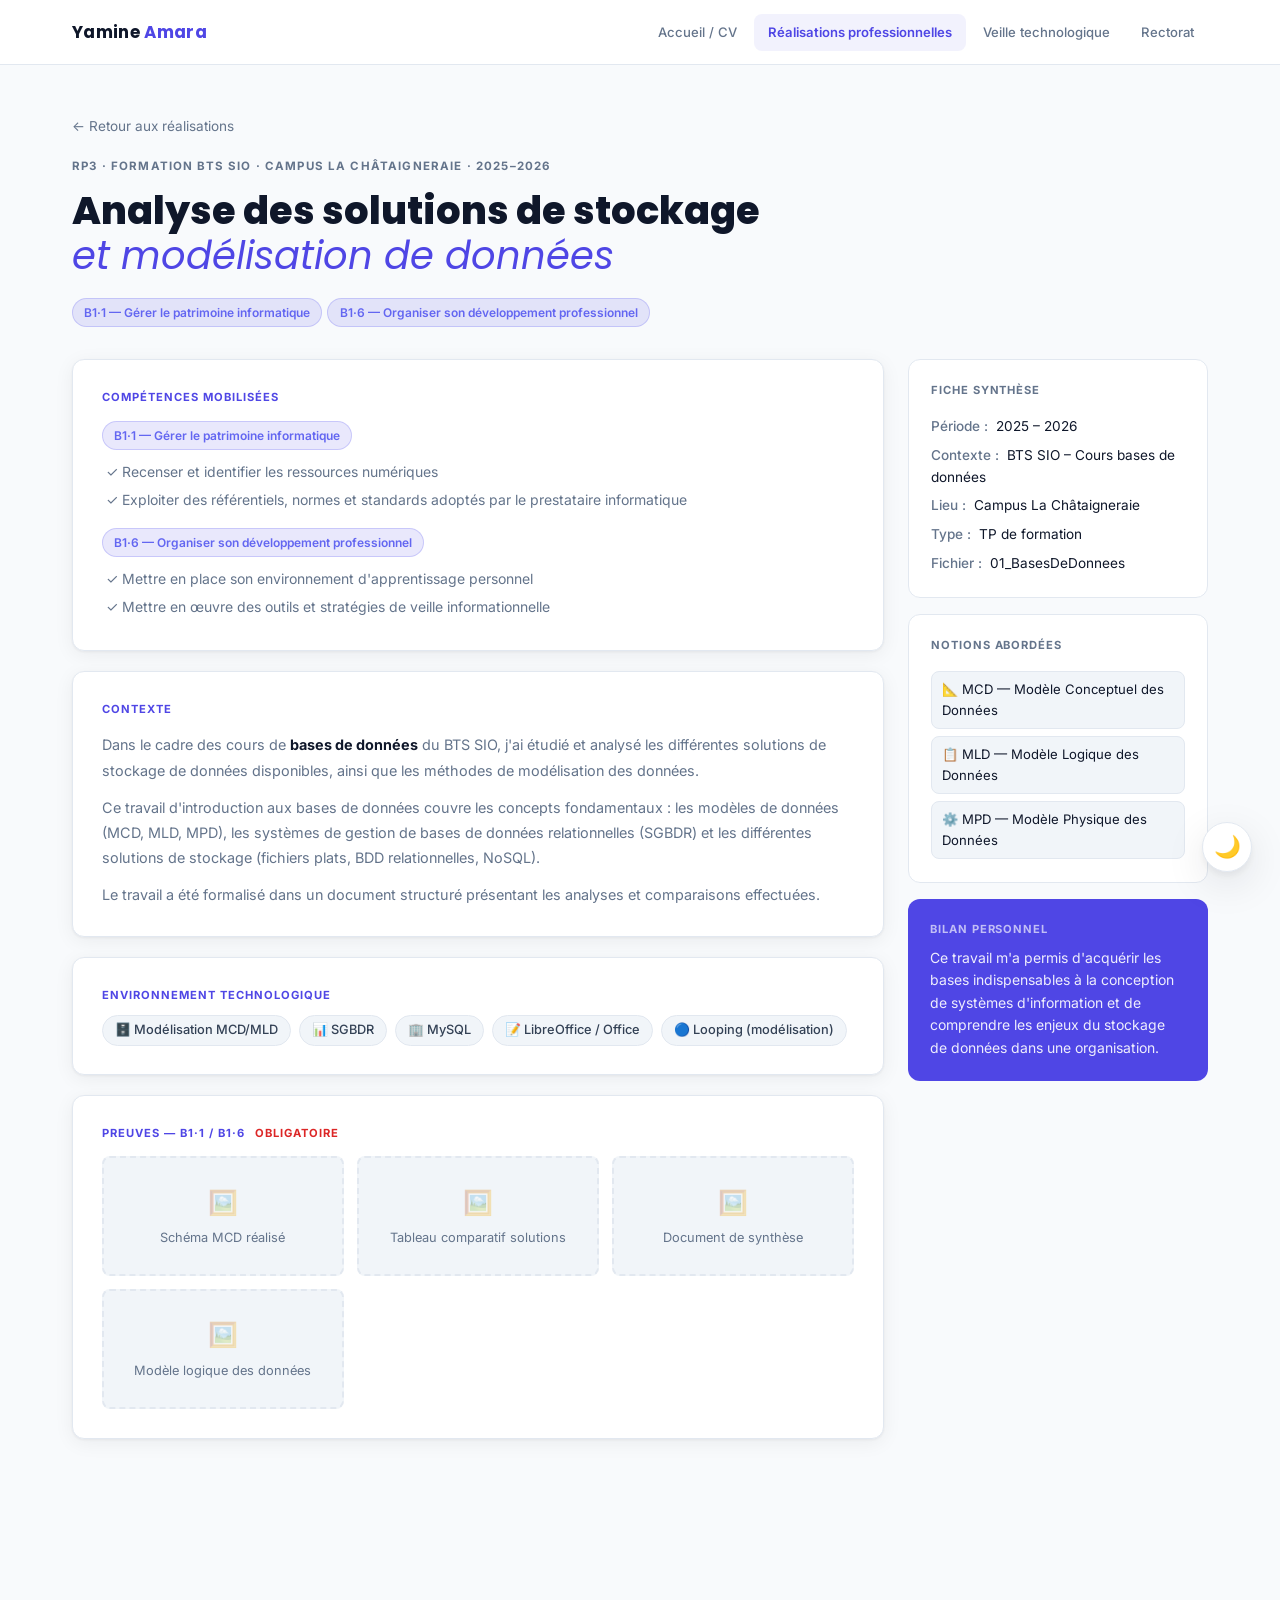
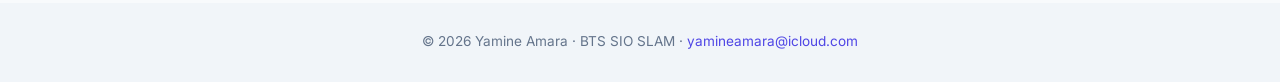
<file: rp/rp3-bdd.html>
<!DOCTYPE html>
<html lang="fr">
<head>
  <meta charset="UTF-8">
  <meta name="viewport" content="width=device-width, initial-scale=1.0">
  <link rel="icon" href="../favicon.svg" type="image/svg+xml">
  <title>RP3 — Bases de données · YAM Portfolio</title>
  <link rel="preconnect" href="https://fonts.googleapis.com">
  <link href="https://fonts.googleapis.com/css2?family=Instrument+Serif:ital@0;1&family=Outfit:wght@300;400;500;600;700&display=swap" rel="stylesheet">
  <link rel="stylesheet" href="../style.css">
</head>
<body>

<nav class="navbar">
  <div class="navbar-inner">
    <a href="../index.html" class="navbar-brand">Yamine <span>Amara</span></a>
    <ul class="navbar-nav">
      <li><a href="../index.html">Accueil / CV</a></li>
      <li><a href="../realisations.html" class="active">Réalisations professionnelles</a></li>
      <li><a href="../veille.html">Veille technologique</a></li>
      <li><a href="../rectorat.html">Rectorat</a></li>
    </ul>

    <button class="nav-burger" id="nav-burger" aria-label="Menu"><span></span><span></span><span></span></button>
  </div>
</nav>

<div class="page-wrap">
<div class="container">

  <div class="rp-header animate">
    <a href="../realisations.html" class="back">← Retour aux réalisations</a>
    <p class="eyebrow" style="margin-bottom:14px;">RP3 · Formation BTS SIO · Campus La Châtaigneraie · 2025–2026</p>
    <h1>Analyse des solutions de stockage<br><em>et modélisation de données</em></h1>
    <div class="badge-row" style="margin-top:20px;">
      <span class="badge badge-b1">B1·1 — Gérer le patrimoine informatique</span>
      <span class="badge badge-b1">B1·6 — Organiser son développement professionnel</span>
    </div>
  </div>

  <div class="rp-detail-grid animate delay-1">

    <div>

      <div class="card" style="cursor:default;margin-bottom:20px;">
        <p class="section-label">Compétences mobilisées</p>
        <div style="display:flex;flex-direction:column;gap:14px;margin-top:14px;">
          <div>
            <span class="badge badge-b1" style="margin-bottom:8px;">B1·1 — Gérer le patrimoine informatique</span>
            <ul style="list-style:none;font-size:0.875rem;color:var(--muted);line-height:2;padding-left:4px;">
              <li>✓ Recenser et identifier les ressources numériques</li>
              <li>✓ Exploiter des référentiels, normes et standards adoptés par le prestataire informatique</li>
            </ul>
          </div>
          <div>
            <span class="badge badge-b1" style="margin-bottom:8px;">B1·6 — Organiser son développement professionnel</span>
            <ul style="list-style:none;font-size:0.875rem;color:var(--muted);line-height:2;padding-left:4px;">
              <li>✓ Mettre en place son environnement d'apprentissage personnel</li>
              <li>✓ Mettre en œuvre des outils et stratégies de veille informationnelle</li>
            </ul>
          </div>
        </div>
      </div>

      <div class="card" style="cursor:default;margin-bottom:20px;">
        <p class="section-label">Contexte</p>
        <p style="font-size:0.9rem;color:var(--muted);line-height:1.75;margin-top:14px;">
          Dans le cadre des cours de <strong style="color:var(--text);">bases de données</strong> du BTS SIO,
          j'ai étudié et analysé les différentes solutions de stockage de données disponibles,
          ainsi que les méthodes de modélisation des données.
        </p>
        <p style="font-size:0.9rem;color:var(--muted);line-height:1.75;margin-top:12px;">
          Ce travail d'introduction aux bases de données couvre les concepts fondamentaux :
          les modèles de données (MCD, MLD, MPD), les systèmes de gestion de bases de données relationnelles (SGBDR)
          et les différentes solutions de stockage (fichiers plats, BDD relationnelles, NoSQL).
        </p>
        <p style="font-size:0.9rem;color:var(--muted);line-height:1.75;margin-top:12px;">
          Le travail a été formalisé dans un document structuré présentant les analyses et comparaisons effectuées.
        </p>
      </div>

      <div class="card" style="cursor:default;margin-bottom:20px;">
        <p class="section-label">Environnement technologique</p>
        <div class="env-chips">
          <span class="env-chip">🗄️ Modélisation MCD/MLD</span>
          <span class="env-chip">📊 SGBDR</span>
          <span class="env-chip">🏢 MySQL</span>
          <span class="env-chip">📝 LibreOffice / Office</span>
          <span class="env-chip">🔵 Looping (modélisation)</span>
        </div>
      </div>

      <div class="card" style="cursor:default;margin-bottom:20px;">
        <p class="section-label">Preuves — B1·1 / B1·6 <span style="color:#dc2626;margin-left:6px;">Obligatoire</span></p>
        <div class="proof-grid">
          <div class="proof-ph"><span style="font-size:1.5rem;opacity:0.3;">🖼️</span>Schéma MCD réalisé</div>
          <div class="proof-ph"><span style="font-size:1.5rem;opacity:0.3;">🖼️</span>Tableau comparatif solutions</div>
          <div class="proof-ph"><span style="font-size:1.5rem;opacity:0.3;">🖼️</span>Document de synthèse</div>
          <div class="proof-ph"><span style="font-size:1.5rem;opacity:0.3;">🖼️</span>Modèle logique des données</div>
        </div>
      </div>

    </div>

    <aside>
      <div class="sidebar-card">
        <h4>Fiche synthèse</h4>
        <ul class="meta-list">
          <li><strong>Période :</strong> 2025 – 2026</li>
          <li><strong>Contexte :</strong> BTS SIO – Cours bases de données</li>
          <li><strong>Lieu :</strong> Campus La Châtaigneraie</li>
          <li><strong>Type :</strong> TP de formation</li>
          <li><strong>Fichier :</strong> 01_BasesDeDonnees</li>
        </ul>
      </div>

      <div class="sidebar-card">
        <h4>Notions abordées</h4>
        <div class="link-list">
          <span class="link-item">📐 MCD — Modèle Conceptuel des Données</span>
          <span class="link-item">📋 MLD — Modèle Logique des Données</span>
          <span class="link-item">⚙️ MPD — Modèle Physique des Données</span>
        </div>
      </div>

      <div class="bilan-card">
        <h4>Bilan personnel</h4>
        <p>Ce travail m'a permis d'acquérir les bases indispensables à la conception de systèmes d'information et de comprendre les enjeux du stockage de données dans une organisation.</p>
      </div>
    </aside>

  </div>

</div>
</div>

<footer>
  <div class="container">
    <p>© 2026 Yamine Amara · BTS SIO SLAM · <a href="mailto:yamineamara@icloud.com">yamineamara@icloud.com</a></p>
  </div>
</footer>

<button id="theme-toggle" aria-label="Changer de thème">🌙</button>
<script src="../theme.js"></script>
</body>
</html>
</file>
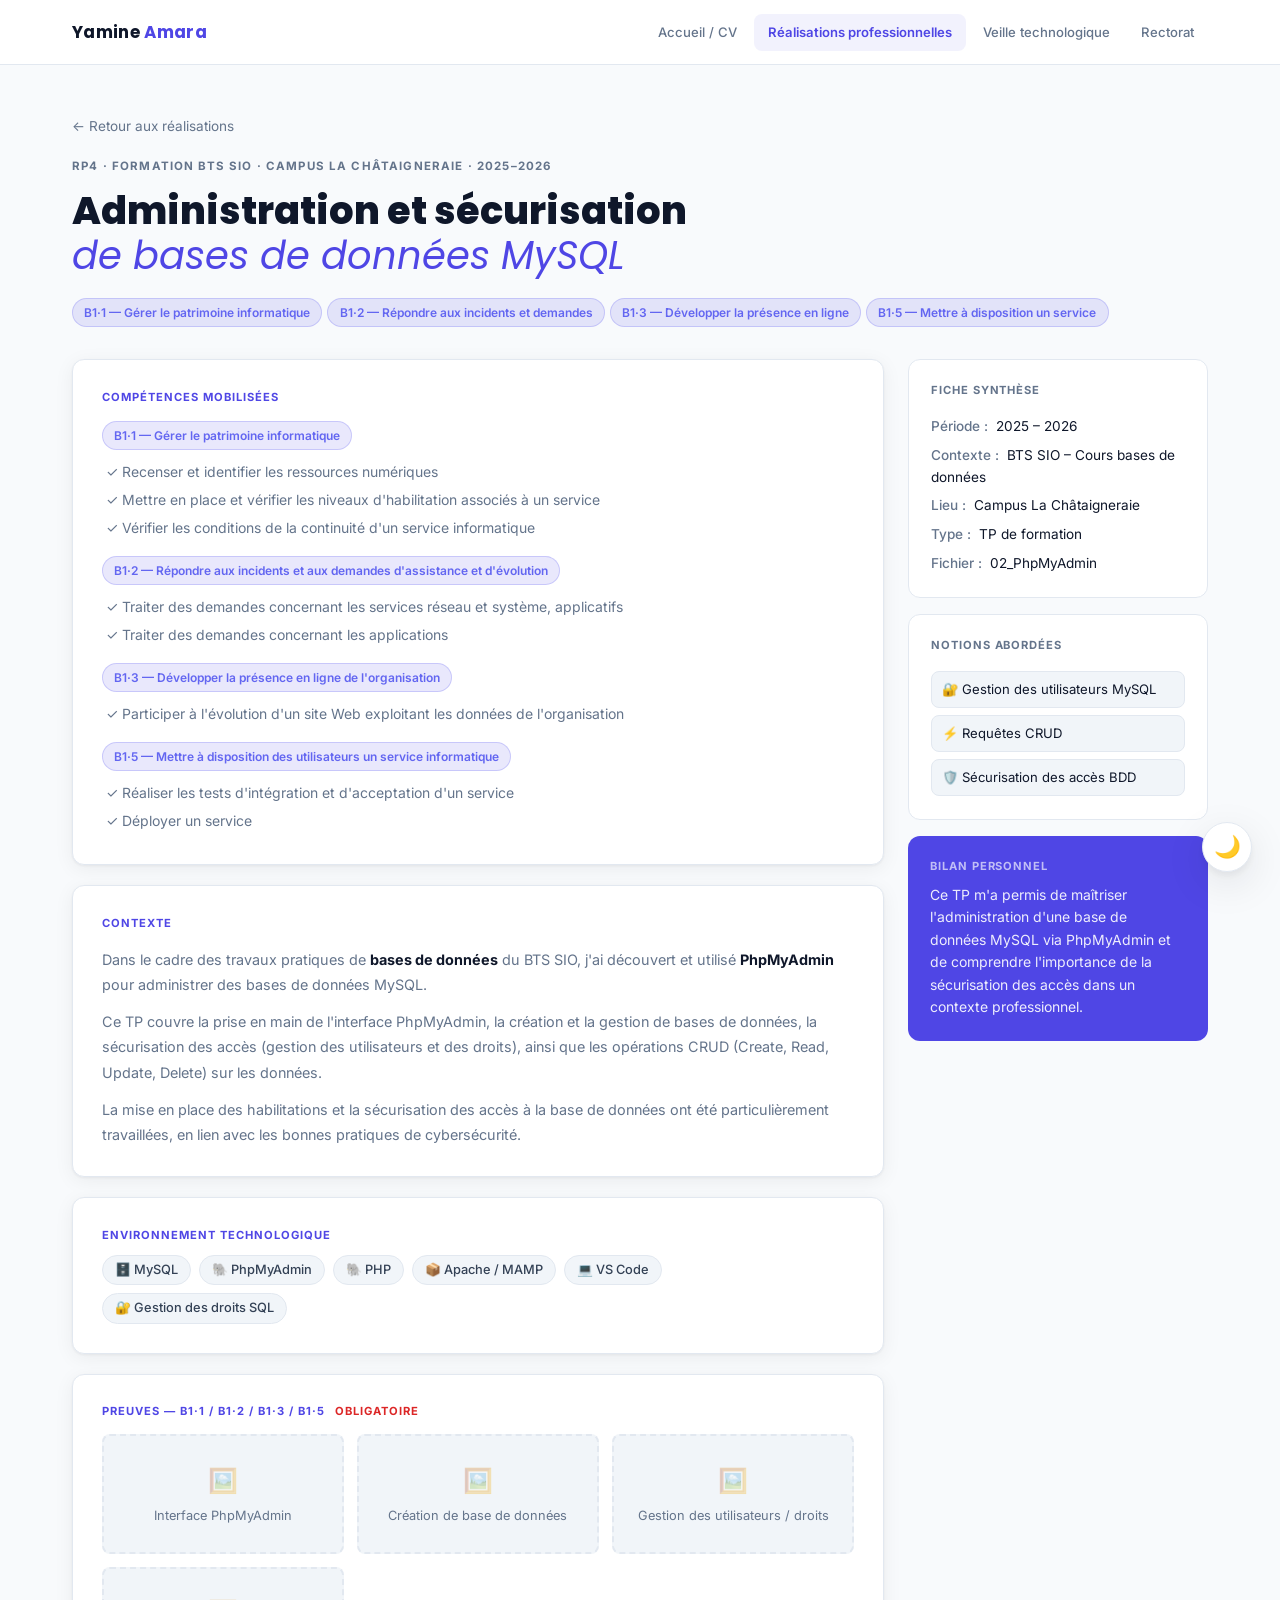
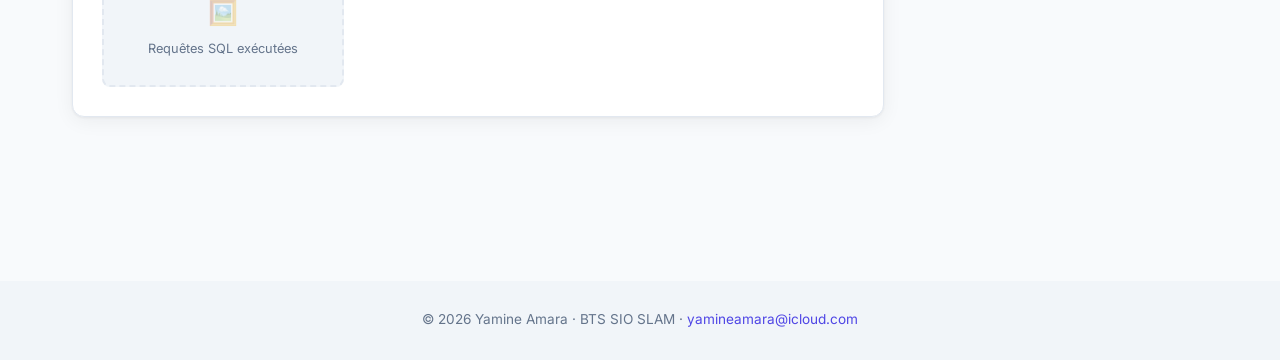
<file: rp/rp4-phpmyadmin.html>
<!DOCTYPE html>
<html lang="fr">
<head>
  <meta charset="UTF-8">
  <meta name="viewport" content="width=device-width, initial-scale=1.0">
  <link rel="icon" href="../favicon.svg" type="image/svg+xml">
  <title>RP4 — PhpMyAdmin · YAM Portfolio</title>
  <link rel="preconnect" href="https://fonts.googleapis.com">
  <link href="https://fonts.googleapis.com/css2?family=Instrument+Serif:ital@0;1&family=Outfit:wght@300;400;500;600;700&display=swap" rel="stylesheet">
  <link rel="stylesheet" href="../style.css">
</head>
<body>

<nav class="navbar">
  <div class="navbar-inner">
    <a href="../index.html" class="navbar-brand">Yamine <span>Amara</span></a>
    <ul class="navbar-nav">
      <li><a href="../index.html">Accueil / CV</a></li>
      <li><a href="../realisations.html" class="active">Réalisations professionnelles</a></li>
      <li><a href="../veille.html">Veille technologique</a></li>
      <li><a href="../rectorat.html">Rectorat</a></li>
    </ul>

    <button class="nav-burger" id="nav-burger" aria-label="Menu"><span></span><span></span><span></span></button>
  </div>
</nav>

<div class="page-wrap">
<div class="container">

  <div class="rp-header animate">
    <a href="../realisations.html" class="back">← Retour aux réalisations</a>
    <p class="eyebrow" style="margin-bottom:14px;">RP4 · Formation BTS SIO · Campus La Châtaigneraie · 2025–2026</p>
    <h1>Administration et sécurisation<br><em>de bases de données MySQL</em></h1>
    <div class="badge-row" style="margin-top:20px;">
      <span class="badge badge-b1">B1·1 — Gérer le patrimoine informatique</span>
      <span class="badge badge-b1">B1·2 — Répondre aux incidents et demandes</span>
      <span class="badge badge-b1">B1·3 — Développer la présence en ligne</span>
      <span class="badge badge-b1">B1·5 — Mettre à disposition un service</span>
    </div>
  </div>

  <div class="rp-detail-grid animate delay-1">

    <div>

      <div class="card" style="cursor:default;margin-bottom:20px;">
        <p class="section-label">Compétences mobilisées</p>
        <div style="display:flex;flex-direction:column;gap:14px;margin-top:14px;">
          <div>
            <span class="badge badge-b1" style="margin-bottom:8px;">B1·1 — Gérer le patrimoine informatique</span>
            <ul style="list-style:none;font-size:0.875rem;color:var(--muted);line-height:2;padding-left:4px;">
              <li>✓ Recenser et identifier les ressources numériques</li>
              <li>✓ Mettre en place et vérifier les niveaux d'habilitation associés à un service</li>
              <li>✓ Vérifier les conditions de la continuité d'un service informatique</li>
            </ul>
          </div>
          <div>
            <span class="badge badge-b1" style="margin-bottom:8px;">B1·2 — Répondre aux incidents et aux demandes d'assistance et d'évolution</span>
            <ul style="list-style:none;font-size:0.875rem;color:var(--muted);line-height:2;padding-left:4px;">
              <li>✓ Traiter des demandes concernant les services réseau et système, applicatifs</li>
              <li>✓ Traiter des demandes concernant les applications</li>
            </ul>
          </div>
          <div>
            <span class="badge badge-b1" style="margin-bottom:8px;">B1·3 — Développer la présence en ligne de l'organisation</span>
            <ul style="list-style:none;font-size:0.875rem;color:var(--muted);line-height:2;padding-left:4px;">
              <li>✓ Participer à l'évolution d'un site Web exploitant les données de l'organisation</li>
            </ul>
          </div>
          <div>
            <span class="badge badge-b1" style="margin-bottom:8px;">B1·5 — Mettre à disposition des utilisateurs un service informatique</span>
            <ul style="list-style:none;font-size:0.875rem;color:var(--muted);line-height:2;padding-left:4px;">
              <li>✓ Réaliser les tests d'intégration et d'acceptation d'un service</li>
              <li>✓ Déployer un service</li>
            </ul>
          </div>
        </div>
      </div>

      <div class="card" style="cursor:default;margin-bottom:20px;">
        <p class="section-label">Contexte</p>
        <p style="font-size:0.9rem;color:var(--muted);line-height:1.75;margin-top:14px;">
          Dans le cadre des travaux pratiques de <strong style="color:var(--text);">bases de données</strong> du BTS SIO,
          j'ai découvert et utilisé <strong style="color:var(--text);">PhpMyAdmin</strong> pour administrer
          des bases de données MySQL.
        </p>
        <p style="font-size:0.9rem;color:var(--muted);line-height:1.75;margin-top:12px;">
          Ce TP couvre la prise en main de l'interface PhpMyAdmin, la création et la gestion de bases de données,
          la sécurisation des accès (gestion des utilisateurs et des droits), ainsi que les opérations
          CRUD (Create, Read, Update, Delete) sur les données.
        </p>
        <p style="font-size:0.9rem;color:var(--muted);line-height:1.75;margin-top:12px;">
          La mise en place des habilitations et la sécurisation des accès à la base de données ont
          été particulièrement travaillées, en lien avec les bonnes pratiques de cybersécurité.
        </p>
      </div>

      <div class="card" style="cursor:default;margin-bottom:20px;">
        <p class="section-label">Environnement technologique</p>
        <div class="env-chips">
          <span class="env-chip">🗄️ MySQL</span>
          <span class="env-chip">🐘 PhpMyAdmin</span>
          <span class="env-chip">🐘 PHP</span>
          <span class="env-chip">📦 Apache / MAMP</span>
          <span class="env-chip">💻 VS Code</span>
          <span class="env-chip">🔐 Gestion des droits SQL</span>
        </div>
      </div>

      <div class="card" style="cursor:default;margin-bottom:20px;">
        <p class="section-label">Preuves — B1·1 / B1·2 / B1·3 / B1·5 <span style="color:#dc2626;margin-left:6px;">Obligatoire</span></p>
        <div class="proof-grid">
          <div class="proof-ph"><span style="font-size:1.5rem;opacity:0.3;">🖼️</span>Interface PhpMyAdmin</div>
          <div class="proof-ph"><span style="font-size:1.5rem;opacity:0.3;">🖼️</span>Création de base de données</div>
          <div class="proof-ph"><span style="font-size:1.5rem;opacity:0.3;">🖼️</span>Gestion des utilisateurs / droits</div>
          <div class="proof-ph"><span style="font-size:1.5rem;opacity:0.3;">🖼️</span>Requêtes SQL exécutées</div>
        </div>
      </div>

    </div>

    <aside>
      <div class="sidebar-card">
        <h4>Fiche synthèse</h4>
        <ul class="meta-list">
          <li><strong>Période :</strong> 2025 – 2026</li>
          <li><strong>Contexte :</strong> BTS SIO – Cours bases de données</li>
          <li><strong>Lieu :</strong> Campus La Châtaigneraie</li>
          <li><strong>Type :</strong> TP de formation</li>
          <li><strong>Fichier :</strong> 02_PhpMyAdmin</li>
        </ul>
      </div>

      <div class="sidebar-card">
        <h4>Notions abordées</h4>
        <div class="link-list">
          <span class="link-item">🔐 Gestion des utilisateurs MySQL</span>
          <span class="link-item">⚡ Requêtes CRUD</span>
          <span class="link-item">🛡️ Sécurisation des accès BDD</span>
        </div>
      </div>

      <div class="bilan-card">
        <h4>Bilan personnel</h4>
        <p>Ce TP m'a permis de maîtriser l'administration d'une base de données MySQL via PhpMyAdmin et de comprendre l'importance de la sécurisation des accès dans un contexte professionnel.</p>
      </div>
    </aside>

  </div>

</div>
</div>

<footer>
  <div class="container">
    <p>© 2026 Yamine Amara · BTS SIO SLAM · <a href="mailto:yamineamara@icloud.com">yamineamara@icloud.com</a></p>
  </div>
</footer>

<button id="theme-toggle" aria-label="Changer de thème">🌙</button>
<script src="../theme.js"></script>
</body>
</html>
</file>
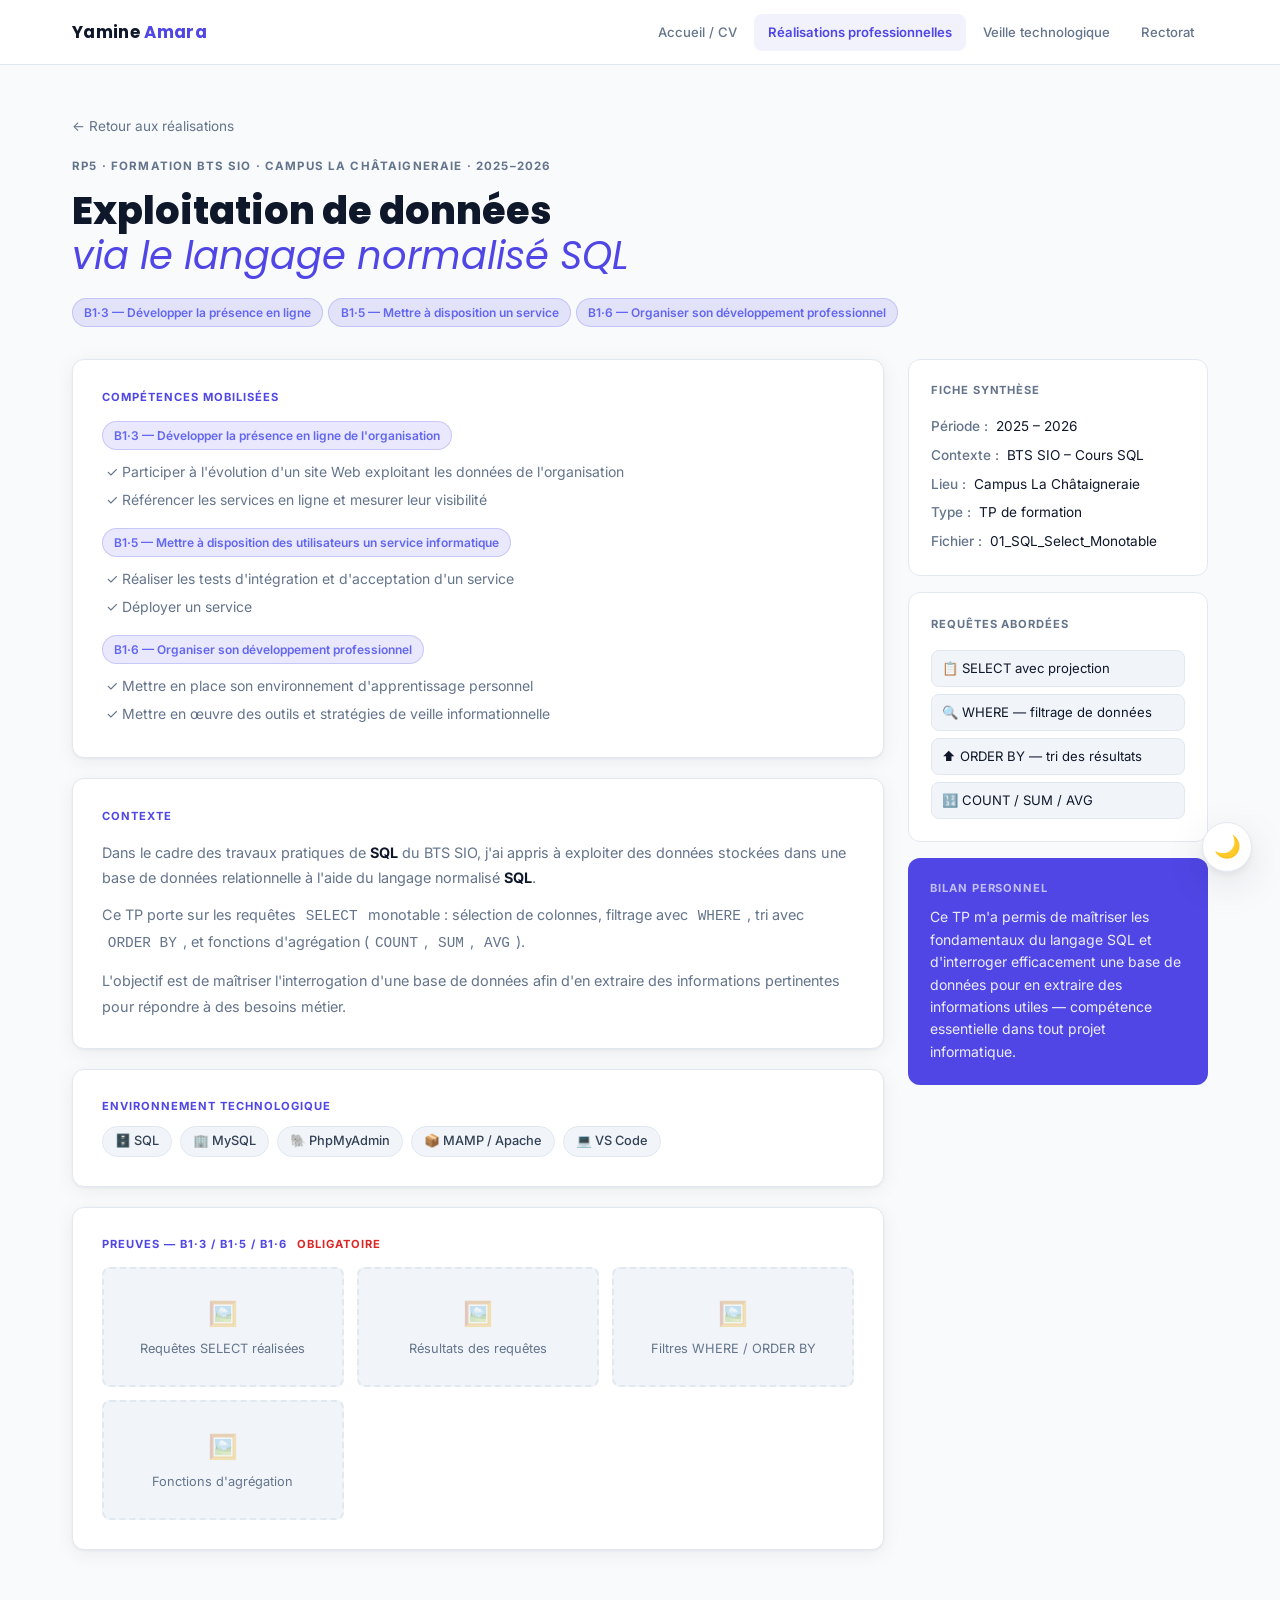
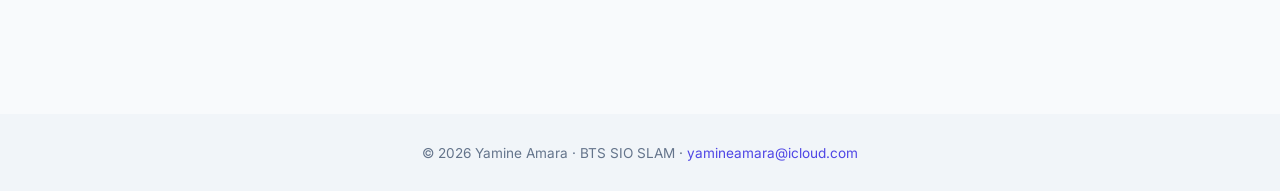
<file: rp/rp5-sql.html>
<!DOCTYPE html>
<html lang="fr">
<head>
  <meta charset="UTF-8">
  <meta name="viewport" content="width=device-width, initial-scale=1.0">
  <link rel="icon" href="../favicon.svg" type="image/svg+xml">
  <title>RP5 — SQL SELECT · YAM Portfolio</title>
  <link rel="preconnect" href="https://fonts.googleapis.com">
  <link href="https://fonts.googleapis.com/css2?family=Instrument+Serif:ital@0;1&family=Outfit:wght@300;400;500;600;700&display=swap" rel="stylesheet">
  <link rel="stylesheet" href="../style.css">
</head>
<body>

<nav class="navbar">
  <div class="navbar-inner">
    <a href="../index.html" class="navbar-brand">Yamine <span>Amara</span></a>
    <ul class="navbar-nav">
      <li><a href="../index.html">Accueil / CV</a></li>
      <li><a href="../realisations.html" class="active">Réalisations professionnelles</a></li>
      <li><a href="../veille.html">Veille technologique</a></li>
      <li><a href="../rectorat.html">Rectorat</a></li>
    </ul>

    <button class="nav-burger" id="nav-burger" aria-label="Menu"><span></span><span></span><span></span></button>
  </div>
</nav>

<div class="page-wrap">
<div class="container">

  <div class="rp-header animate">
    <a href="../realisations.html" class="back">← Retour aux réalisations</a>
    <p class="eyebrow" style="margin-bottom:14px;">RP5 · Formation BTS SIO · Campus La Châtaigneraie · 2025–2026</p>
    <h1>Exploitation de données<br><em>via le langage normalisé SQL</em></h1>
    <div class="badge-row" style="margin-top:20px;">
      <span class="badge badge-b1">B1·3 — Développer la présence en ligne</span>
      <span class="badge badge-b1">B1·5 — Mettre à disposition un service</span>
      <span class="badge badge-b1">B1·6 — Organiser son développement professionnel</span>
    </div>
  </div>

  <div class="rp-detail-grid animate delay-1">

    <div>

      <div class="card" style="cursor:default;margin-bottom:20px;">
        <p class="section-label">Compétences mobilisées</p>
        <div style="display:flex;flex-direction:column;gap:14px;margin-top:14px;">
          <div>
            <span class="badge badge-b1" style="margin-bottom:8px;">B1·3 — Développer la présence en ligne de l'organisation</span>
            <ul style="list-style:none;font-size:0.875rem;color:var(--muted);line-height:2;padding-left:4px;">
              <li>✓ Participer à l'évolution d'un site Web exploitant les données de l'organisation</li>
              <li>✓ Référencer les services en ligne et mesurer leur visibilité</li>
            </ul>
          </div>
          <div>
            <span class="badge badge-b1" style="margin-bottom:8px;">B1·5 — Mettre à disposition des utilisateurs un service informatique</span>
            <ul style="list-style:none;font-size:0.875rem;color:var(--muted);line-height:2;padding-left:4px;">
              <li>✓ Réaliser les tests d'intégration et d'acceptation d'un service</li>
              <li>✓ Déployer un service</li>
            </ul>
          </div>
          <div>
            <span class="badge badge-b1" style="margin-bottom:8px;">B1·6 — Organiser son développement professionnel</span>
            <ul style="list-style:none;font-size:0.875rem;color:var(--muted);line-height:2;padding-left:4px;">
              <li>✓ Mettre en place son environnement d'apprentissage personnel</li>
              <li>✓ Mettre en œuvre des outils et stratégies de veille informationnelle</li>
            </ul>
          </div>
        </div>
      </div>

      <div class="card" style="cursor:default;margin-bottom:20px;">
        <p class="section-label">Contexte</p>
        <p style="font-size:0.9rem;color:var(--muted);line-height:1.75;margin-top:14px;">
          Dans le cadre des travaux pratiques de <strong style="color:var(--text);">SQL</strong> du BTS SIO,
          j'ai appris à exploiter des données stockées dans une base de données relationnelle
          à l'aide du langage normalisé <strong style="color:var(--text);">SQL</strong>.
        </p>
        <p style="font-size:0.9rem;color:var(--muted);line-height:1.75;margin-top:12px;">
          Ce TP porte sur les requêtes <code style="background:var(--surface);padding:2px 6px;border-radius:4px;">SELECT</code> monotable :
          sélection de colonnes, filtrage avec <code style="background:var(--surface);padding:2px 6px;border-radius:4px;">WHERE</code>,
          tri avec <code style="background:var(--surface);padding:2px 6px;border-radius:4px;">ORDER BY</code>,
          et fonctions d'agrégation (<code style="background:var(--surface);padding:2px 6px;border-radius:4px;">COUNT</code>,
          <code style="background:var(--surface);padding:2px 6px;border-radius:4px;">SUM</code>,
          <code style="background:var(--surface);padding:2px 6px;border-radius:4px;">AVG</code>).
        </p>
        <p style="font-size:0.9rem;color:var(--muted);line-height:1.75;margin-top:12px;">
          L'objectif est de maîtriser l'interrogation d'une base de données afin d'en extraire
          des informations pertinentes pour répondre à des besoins métier.
        </p>
      </div>

      <div class="card" style="cursor:default;margin-bottom:20px;">
        <p class="section-label">Environnement technologique</p>
        <div class="env-chips">
          <span class="env-chip">🗄️ SQL</span>
          <span class="env-chip">🏢 MySQL</span>
          <span class="env-chip">🐘 PhpMyAdmin</span>
          <span class="env-chip">📦 MAMP / Apache</span>
          <span class="env-chip">💻 VS Code</span>
        </div>
      </div>

      <div class="card" style="cursor:default;margin-bottom:20px;">
        <p class="section-label">Preuves — B1·3 / B1·5 / B1·6 <span style="color:#dc2626;margin-left:6px;">Obligatoire</span></p>
        <div class="proof-grid">
          <div class="proof-ph"><span style="font-size:1.5rem;opacity:0.3;">🖼️</span>Requêtes SELECT réalisées</div>
          <div class="proof-ph"><span style="font-size:1.5rem;opacity:0.3;">🖼️</span>Résultats des requêtes</div>
          <div class="proof-ph"><span style="font-size:1.5rem;opacity:0.3;">🖼️</span>Filtres WHERE / ORDER BY</div>
          <div class="proof-ph"><span style="font-size:1.5rem;opacity:0.3;">🖼️</span>Fonctions d'agrégation</div>
        </div>
      </div>

    </div>

    <aside>
      <div class="sidebar-card">
        <h4>Fiche synthèse</h4>
        <ul class="meta-list">
          <li><strong>Période :</strong> 2025 – 2026</li>
          <li><strong>Contexte :</strong> BTS SIO – Cours SQL</li>
          <li><strong>Lieu :</strong> Campus La Châtaigneraie</li>
          <li><strong>Type :</strong> TP de formation</li>
          <li><strong>Fichier :</strong> 01_SQL_Select_Monotable</li>
        </ul>
      </div>

      <div class="sidebar-card">
        <h4>Requêtes abordées</h4>
        <div class="link-list">
          <span class="link-item">📋 SELECT avec projection</span>
          <span class="link-item">🔍 WHERE — filtrage de données</span>
          <span class="link-item">⬆️ ORDER BY — tri des résultats</span>
          <span class="link-item">🔢 COUNT / SUM / AVG</span>
        </div>
      </div>

      <div class="bilan-card">
        <h4>Bilan personnel</h4>
        <p>Ce TP m'a permis de maîtriser les fondamentaux du langage SQL et d'interroger efficacement une base de données pour en extraire des informations utiles — compétence essentielle dans tout projet informatique.</p>
      </div>
    </aside>

  </div>

</div>
</div>

<footer>
  <div class="container">
    <p>© 2026 Yamine Amara · BTS SIO SLAM · <a href="mailto:yamineamara@icloud.com">yamineamara@icloud.com</a></p>
  </div>
</footer>

<button id="theme-toggle" aria-label="Changer de thème">🌙</button>
<script src="../theme.js"></script>
</body>
</html>
</file>
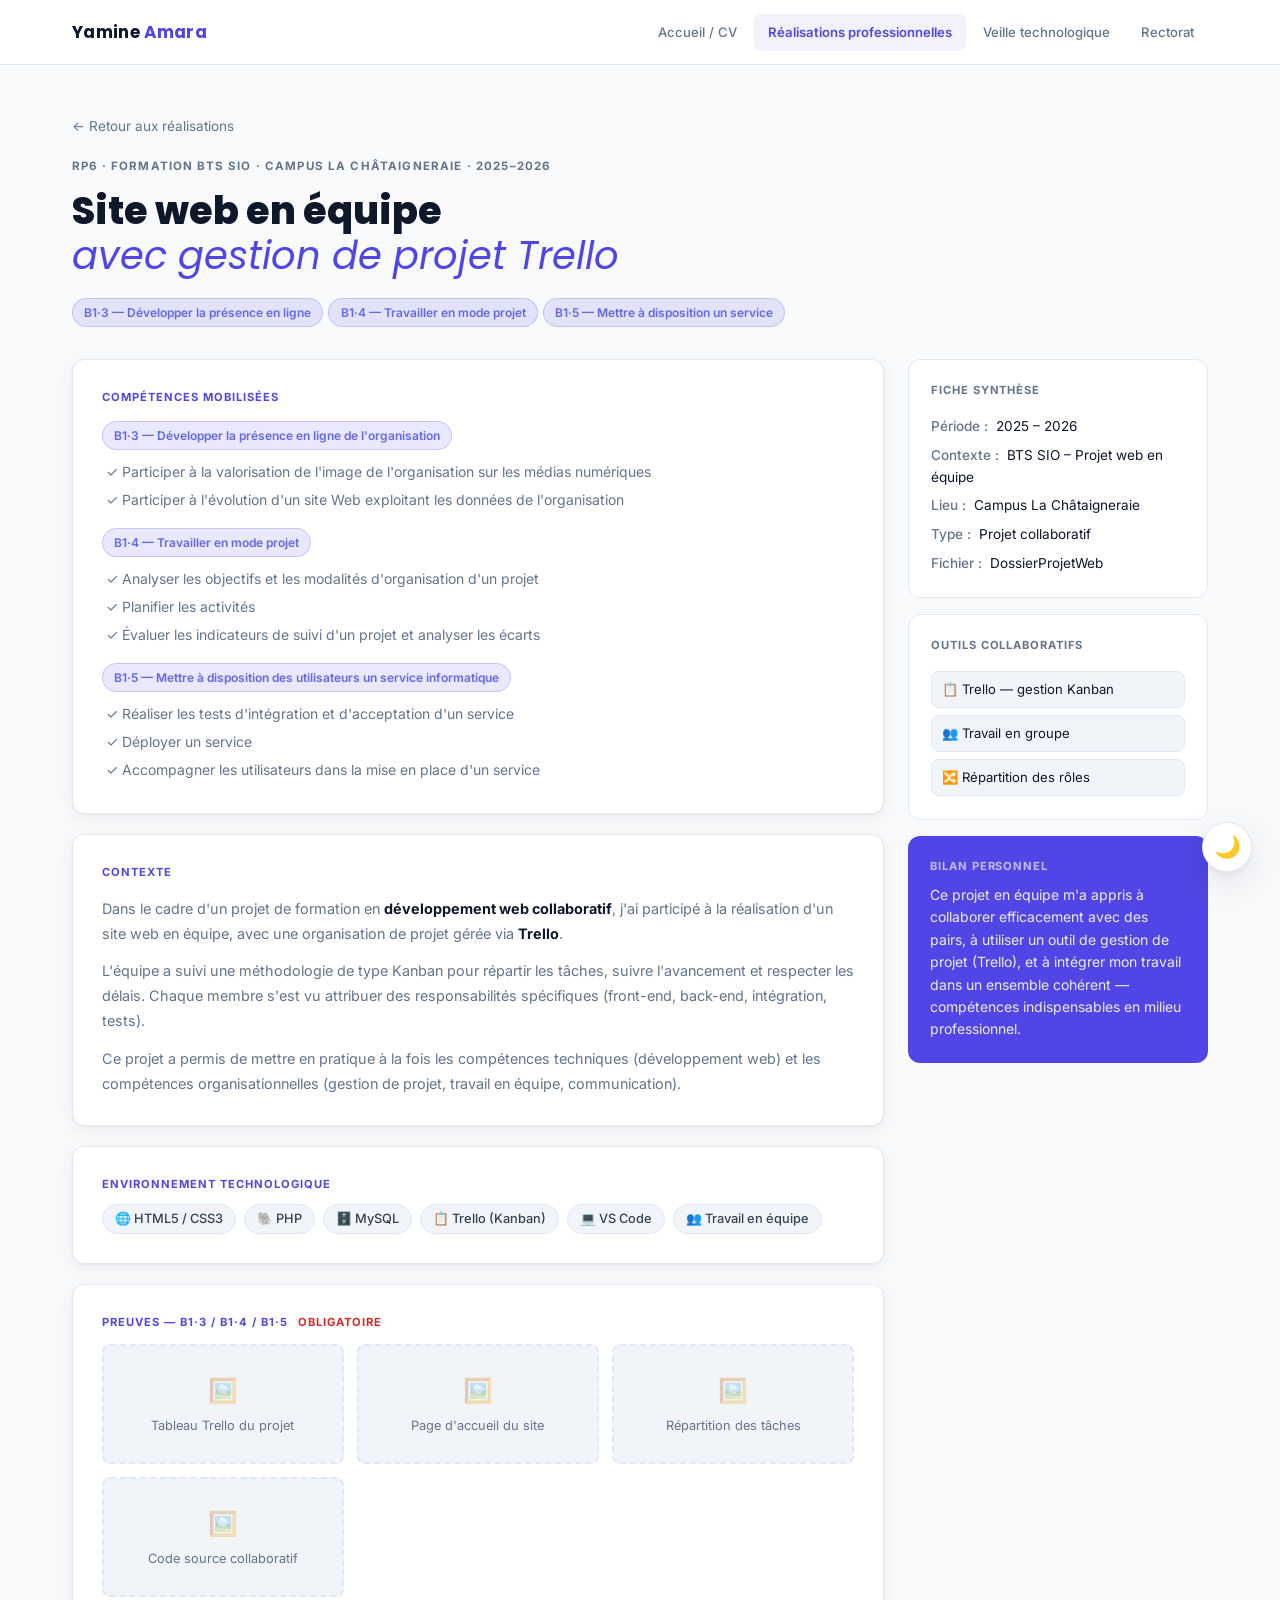
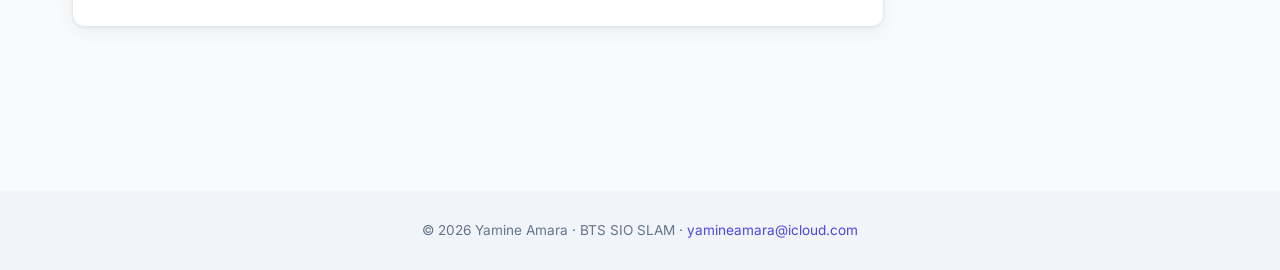
<file: rp/rp6-siteweb-equipe.html>
<!DOCTYPE html>
<html lang="fr">
<head>
  <meta charset="UTF-8">
  <meta name="viewport" content="width=device-width, initial-scale=1.0">
  <link rel="icon" href="../favicon.svg" type="image/svg+xml">
  <title>RP6 — Site web en équipe · YAM Portfolio</title>
  <link rel="preconnect" href="https://fonts.googleapis.com">
  <link href="https://fonts.googleapis.com/css2?family=Instrument+Serif:ital@0;1&family=Outfit:wght@300;400;500;600;700&display=swap" rel="stylesheet">
  <link rel="stylesheet" href="../style.css">
</head>
<body>

<nav class="navbar">
  <div class="navbar-inner">
    <a href="../index.html" class="navbar-brand">Yamine <span>Amara</span></a>
    <ul class="navbar-nav">
      <li><a href="../index.html">Accueil / CV</a></li>
      <li><a href="../realisations.html" class="active">Réalisations professionnelles</a></li>
      <li><a href="../veille.html">Veille technologique</a></li>
      <li><a href="../rectorat.html">Rectorat</a></li>
    </ul>

    <button class="nav-burger" id="nav-burger" aria-label="Menu"><span></span><span></span><span></span></button>
  </div>
</nav>

<div class="page-wrap">
<div class="container">

  <div class="rp-header animate">
    <a href="../realisations.html" class="back">← Retour aux réalisations</a>
    <p class="eyebrow" style="margin-bottom:14px;">RP6 · Formation BTS SIO · Campus La Châtaigneraie · 2025–2026</p>
    <h1>Site web en équipe<br><em>avec gestion de projet Trello</em></h1>
    <div class="badge-row" style="margin-top:20px;">
      <span class="badge badge-b1">B1·3 — Développer la présence en ligne</span>
      <span class="badge badge-b1">B1·4 — Travailler en mode projet</span>
      <span class="badge badge-b1">B1·5 — Mettre à disposition un service</span>
    </div>
  </div>

  <div class="rp-detail-grid animate delay-1">

    <div>

      <div class="card" style="cursor:default;margin-bottom:20px;">
        <p class="section-label">Compétences mobilisées</p>
        <div style="display:flex;flex-direction:column;gap:14px;margin-top:14px;">
          <div>
            <span class="badge badge-b1" style="margin-bottom:8px;">B1·3 — Développer la présence en ligne de l'organisation</span>
            <ul style="list-style:none;font-size:0.875rem;color:var(--muted);line-height:2;padding-left:4px;">
              <li>✓ Participer à la valorisation de l'image de l'organisation sur les médias numériques</li>
              <li>✓ Participer à l'évolution d'un site Web exploitant les données de l'organisation</li>
            </ul>
          </div>
          <div>
            <span class="badge badge-b1" style="margin-bottom:8px;">B1·4 — Travailler en mode projet</span>
            <ul style="list-style:none;font-size:0.875rem;color:var(--muted);line-height:2;padding-left:4px;">
              <li>✓ Analyser les objectifs et les modalités d'organisation d'un projet</li>
              <li>✓ Planifier les activités</li>
              <li>✓ Évaluer les indicateurs de suivi d'un projet et analyser les écarts</li>
            </ul>
          </div>
          <div>
            <span class="badge badge-b1" style="margin-bottom:8px;">B1·5 — Mettre à disposition des utilisateurs un service informatique</span>
            <ul style="list-style:none;font-size:0.875rem;color:var(--muted);line-height:2;padding-left:4px;">
              <li>✓ Réaliser les tests d'intégration et d'acceptation d'un service</li>
              <li>✓ Déployer un service</li>
              <li>✓ Accompagner les utilisateurs dans la mise en place d'un service</li>
            </ul>
          </div>
        </div>
      </div>

      <div class="card" style="cursor:default;margin-bottom:20px;">
        <p class="section-label">Contexte</p>
        <p style="font-size:0.9rem;color:var(--muted);line-height:1.75;margin-top:14px;">
          Dans le cadre d'un projet de formation en <strong style="color:var(--text);">développement web collaboratif</strong>,
          j'ai participé à la réalisation d'un site web en équipe, avec une organisation de projet
          gérée via <strong style="color:var(--text);">Trello</strong>.
        </p>
        <p style="font-size:0.9rem;color:var(--muted);line-height:1.75;margin-top:12px;">
          L'équipe a suivi une méthodologie de type Kanban pour répartir les tâches,
          suivre l'avancement et respecter les délais. Chaque membre s'est vu attribuer des responsabilités
          spécifiques (front-end, back-end, intégration, tests).
        </p>
        <p style="font-size:0.9rem;color:var(--muted);line-height:1.75;margin-top:12px;">
          Ce projet a permis de mettre en pratique à la fois les compétences techniques
          (développement web) et les compétences organisationnelles (gestion de projet, travail en équipe,
          communication).
        </p>
      </div>

      <div class="card" style="cursor:default;margin-bottom:20px;">
        <p class="section-label">Environnement technologique</p>
        <div class="env-chips">
          <span class="env-chip">🌐 HTML5 / CSS3</span>
          <span class="env-chip">🐘 PHP</span>
          <span class="env-chip">🗄️ MySQL</span>
          <span class="env-chip">📋 Trello (Kanban)</span>
          <span class="env-chip">💻 VS Code</span>
          <span class="env-chip">👥 Travail en équipe</span>
        </div>
      </div>

      <div class="card" style="cursor:default;margin-bottom:20px;">
        <p class="section-label">Preuves — B1·3 / B1·4 / B1·5 <span style="color:#dc2626;margin-left:6px;">Obligatoire</span></p>
        <div class="proof-grid">
          <div class="proof-ph"><span style="font-size:1.5rem;opacity:0.3;">🖼️</span>Tableau Trello du projet</div>
          <div class="proof-ph"><span style="font-size:1.5rem;opacity:0.3;">🖼️</span>Page d'accueil du site</div>
          <div class="proof-ph"><span style="font-size:1.5rem;opacity:0.3;">🖼️</span>Répartition des tâches</div>
          <div class="proof-ph"><span style="font-size:1.5rem;opacity:0.3;">🖼️</span>Code source collaboratif</div>
        </div>
      </div>

    </div>

    <aside>
      <div class="sidebar-card">
        <h4>Fiche synthèse</h4>
        <ul class="meta-list">
          <li><strong>Période :</strong> 2025 – 2026</li>
          <li><strong>Contexte :</strong> BTS SIO – Projet web en équipe</li>
          <li><strong>Lieu :</strong> Campus La Châtaigneraie</li>
          <li><strong>Type :</strong> Projet collaboratif</li>
          <li><strong>Fichier :</strong> DossierProjetWeb</li>
        </ul>
      </div>

      <div class="sidebar-card">
        <h4>Outils collaboratifs</h4>
        <div class="link-list">
          <span class="link-item">📋 Trello — gestion Kanban</span>
          <span class="link-item">👥 Travail en groupe</span>
          <span class="link-item">🔀 Répartition des rôles</span>
        </div>
      </div>

      <div class="bilan-card">
        <h4>Bilan personnel</h4>
        <p>Ce projet en équipe m'a appris à collaborer efficacement avec des pairs, à utiliser un outil de gestion de projet (Trello), et à intégrer mon travail dans un ensemble cohérent — compétences indispensables en milieu professionnel.</p>
      </div>
    </aside>

  </div>

</div>
</div>

<footer>
  <div class="container">
    <p>© 2026 Yamine Amara · BTS SIO SLAM · <a href="mailto:yamineamara@icloud.com">yamineamara@icloud.com</a></p>
  </div>
</footer>

<button id="theme-toggle" aria-label="Changer de thème">🌙</button>
<script src="../theme.js"></script>
</body>
</html>
</file>
<file: style.css>
@import url('https://fonts.googleapis.com/css2?family=Inter:wght@300;400;500;600;700&family=Poppins:wght@600;700;800&display=swap');

/* ══════════════════════════════════════════════════
   DESIGN TOKENS — Mode clair (défaut)
══════════════════════════════════════════════════ */
:root {
  /* Fonds */
  --bg:          #f8fafc;
  --surface:     #ffffff;
  --surface-2:   #f1f5f9;

  /* Texte */
  --text:        #0f172a;
  --text-2:      #334155;
  --muted:       #64748b;

  /* Bordures */
  --border:      #e2e8f0;

  /* Navbar */
  --nav-bg:      rgba(255,255,255,0.92);
  --nav-border:  #e2e8f0;
  --nav-link:    #64748b;
  --nav-link-hover: #0f172a;
  --nav-active-color: #4f46e5;
  --nav-active-bg: rgba(79,70,229,0.07);

  /* Hero / headers */
  --hero-bg:        linear-gradient(135deg, #ede9fe 0%, #dbeafe 60%, #e0f2fe 100%);
  --hero-text:      #0f172a;
  --hero-sub:       #475569;
  --hero-chip-bg:   rgba(79,70,229,0.08);
  --hero-chip-border: rgba(79,70,229,0.2);
  --hero-chip-color: #4338ca;
  --hero-avatar-border: rgba(79,70,229,0.25);

  --ph-bg:      linear-gradient(135deg, #ede9fe 0%, #dbeafe 100%);
  --ph-text:    #1e1b4b;
  --ph-sub:     #4338ca;

  /* Marque */
  --primary:       #4f46e5;
  --primary-hover: #4338ca;
  --accent:        #06b6d4;
  --accent-hover:  #0891b2;

  /* Ombres */
  --shadow:    0 1px 3px rgba(15,23,42,0.06), 0 4px 20px rgba(15,23,42,0.06);
  --shadow-lg: 0 4px 6px rgba(15,23,42,0.05), 0 12px 40px rgba(15,23,42,0.1);

  /* Footer */
  --footer-bg:    #f1f5f9;
  --footer-text:  #64748b;

  --radius:    12px;
  --radius-sm: 8px;
}

/* ══════════════════════════════════════════════════
   DESIGN TOKENS — Mode sombre
══════════════════════════════════════════════════ */
[data-theme="dark"] {
  --bg:          #0f172a;
  --surface:     #1e293b;
  --surface-2:   #263548;

  --text:        #f1f5f9;
  --text-2:      #e2e8f0;
  --muted:       #94a3b8;

  --border:      rgba(255,255,255,0.08);

  --nav-bg:      rgba(15,23,42,0.9);
  --nav-border:  rgba(255,255,255,0.06);
  --nav-link:    #94a3b8;
  --nav-link-hover: #f1f5f9;
  --nav-active-color: #818cf8;
  --nav-active-bg: rgba(129,140,248,0.1);

  --hero-bg:       linear-gradient(135deg, #0f172a 0%, #1e1b4b 55%, #0d1b2e 100%);
  --hero-text:     #f1f5f9;
  --hero-sub:      rgba(241,245,249,0.65);
  --hero-chip-bg:  rgba(255,255,255,0.07);
  --hero-chip-border: rgba(255,255,255,0.12);
  --hero-chip-color: rgba(255,255,255,0.88);
  --hero-avatar-border: rgba(129,140,248,0.35);

  --ph-bg:    linear-gradient(135deg, #1e1b4b 0%, #0f172a 100%);
  --ph-text:  #f1f5f9;
  --ph-sub:   #a5b4fc;

  --shadow:    0 1px 3px rgba(0,0,0,0.3), 0 4px 20px rgba(0,0,0,0.4);
  --shadow-lg: 0 4px 6px rgba(0,0,0,0.3), 0 12px 40px rgba(0,0,0,0.5);

  --footer-bg:   #0f172a;
  --footer-text: rgba(255,255,255,0.45);
}

/* ── BASE ── */
*, *::before, *::after { margin: 0; padding: 0; box-sizing: border-box; }
html { scroll-behavior: smooth; }
body {
  font-family: 'Inter', -apple-system, BlinkMacSystemFont, sans-serif;
  background: var(--bg);
  color: var(--text);
  line-height: 1.6;
  min-height: 100vh;
  transition: background 0.3s, color 0.3s;
}

/* ── NAVBAR ── */
.navbar {
  background: var(--nav-bg);
  backdrop-filter: blur(16px);
  -webkit-backdrop-filter: blur(16px);
  border-bottom: 1px solid var(--nav-border);
  position: sticky;
  top: 0;
  z-index: 100;
  transition: background 0.3s, border-color 0.3s;
}
.navbar-inner {
  max-width: 1200px;
  margin: 0 auto;
  display: flex;
  align-items: center;
  justify-content: space-between;
  padding: 0 2rem;
  height: 64px;
}
.navbar-brand {
  font-family: 'Poppins', sans-serif;
  font-size: 1.05rem;
  font-weight: 700;
  color: var(--text);
  text-decoration: none;
  letter-spacing: 0.02em;
  transition: color 0.3s;
}
.navbar-brand span { color: var(--primary); }
.navbar-nav { display: flex; list-style: none; gap: 2px; }
.navbar-nav a {
  display: block;
  color: var(--nav-link);
  text-decoration: none;
  padding: 0.5rem 0.9rem;
  font-size: 0.82rem;
  font-weight: 500;
  border-radius: var(--radius-sm);
  transition: color 0.2s, background 0.2s;
}
.navbar-nav a:hover {
  color: var(--nav-link-hover);
  background: var(--surface-2);
}
.navbar-nav a.active {
  color: var(--nav-active-color);
  background: var(--nav-active-bg);
  font-weight: 600;
}

/* ── HAMBURGER ── */
.nav-burger {
  display: none;
  flex-direction: column;
  justify-content: center;
  gap: 5px;
  background: none;
  border: none;
  cursor: pointer;
  padding: 6px;
  border-radius: 6px;
  transition: background 0.2s;
}
.nav-burger:hover { background: var(--surface-2); }
.nav-burger span {
  display: block;
  width: 22px;
  height: 2px;
  background: var(--text);
  border-radius: 2px;
  transition: transform 0.3s, opacity 0.3s;
}
.nav-burger.open span:nth-child(1) { transform: translateY(7px) rotate(45deg); }
.nav-burger.open span:nth-child(2) { opacity: 0; }
.nav-burger.open span:nth-child(3) { transform: translateY(-7px) rotate(-45deg); }

@media (max-width: 768px) {
  .nav-burger { display: flex; }
  .navbar-nav {
    display: none;
    flex-direction: column;
    position: absolute;
    top: 64px;
    left: 0; right: 0;
    background: var(--nav-bg);
    backdrop-filter: blur(16px);
    -webkit-backdrop-filter: blur(16px);
    border-top: 1px solid var(--nav-border);
    border-bottom: 1px solid var(--nav-border);
    padding: 0.75rem 1rem;
    gap: 2px;
    z-index: 99;
  }
  .navbar-nav.open { display: flex; }
  .navbar-nav a { padding: 0.65rem 1rem; font-size: 0.9rem; }
}

/* ── HERO ── */
.hero {
  background: var(--hero-bg);
  padding: 4rem 2rem 4.5rem;
  position: relative;
  overflow: hidden;
  transition: background 0.3s;
}
.hero-inner {
  max-width: 1100px;
  margin: 0 auto;
  display: flex;
  align-items: center;
  gap: 3rem;
}
.hero-avatar {
  flex-shrink: 0;
  width: 150px;
  height: 150px;
  border-radius: 50%;
  border: 3px solid var(--hero-avatar-border);
  overflow: hidden;
  box-shadow: 0 8px 32px rgba(79,70,229,0.2);
}
.hero-avatar img {
  width: 100%; height: 100%;
  object-fit: cover;
  object-position: center 62%;
  display: block;
}
.hero-info h1 {
  font-family: 'Poppins', sans-serif;
  font-size: clamp(2rem, 5vw, 3rem);
  font-weight: 800;
  line-height: 1.1;
  color: var(--hero-text);
  margin-bottom: 0.4rem;
  transition: color 0.3s;
}
.hero-info h1 span { color: var(--primary); }
.hero-subtitle {
  font-size: 1.05rem;
  color: var(--hero-sub);
  margin-bottom: 1.5rem;
  font-weight: 400;
  transition: color 0.3s;
}
.hero-contacts { display: flex; flex-wrap: wrap; gap: 0.7rem; }
.hero-contact-item {
  display: inline-flex;
  align-items: center;
  gap: 0.4rem;
  background: var(--hero-chip-bg);
  border: 1px solid var(--hero-chip-border);
  padding: 0.4rem 0.9rem;
  border-radius: 50px;
  font-size: 0.82rem;
  color: var(--hero-chip-color);
  text-decoration: none;
  transition: background 0.2s, border-color 0.2s, color 0.3s;
}
.hero-contact-item:hover { background: var(--hero-chip-border); }

/* ── PAGE HEADER (Réalisations, Veille, Rectorat) ── */
.page-header {
  background: var(--ph-bg);
  padding: 3.5rem 2rem 3rem;
  text-align: center;
  border-bottom: 1px solid var(--border);
  transition: background 0.3s;
}
.page-header h1 {
  font-family: 'Poppins', sans-serif;
  font-size: 2.2rem;
  font-weight: 800;
  color: var(--ph-text);
  margin-bottom: 0.5rem;
  transition: color 0.3s;
}
.page-header p {
  color: var(--ph-sub);
  font-size: 1rem;
  transition: color 0.3s;
}

/* ── LAYOUT ── */
.container { max-width: 1200px; margin: 0 auto; padding: 0 2rem; }
.section { padding: 3rem 0; }
.cv-grid {
  display: grid;
  grid-template-columns: 300px 1fr;
  gap: 2rem;
  max-width: 1200px;
  margin: 0 auto;
  padding: 2.5rem 2rem;
  align-items: start;
}

/* ── CARDS ── */
.card {
  background: var(--surface);
  border-radius: var(--radius);
  padding: 1.8rem;
  box-shadow: var(--shadow);
  margin-bottom: 1.5rem;
  border: 1px solid var(--border);
  transition: background 0.3s, border-color 0.3s, box-shadow 0.3s;
}
.card-title {
  font-family: 'Poppins', sans-serif;
  font-size: 0.9rem;
  font-weight: 700;
  text-transform: uppercase;
  letter-spacing: 0.08em;
  color: var(--primary);
  margin-bottom: 1.3rem;
  padding-bottom: 0.7rem;
  border-bottom: 2px solid var(--accent);
  display: flex;
  align-items: center;
  gap: 0.5rem;
  transition: color 0.3s;
}

/* ── TIMELINE ── */
.timeline { list-style: none; }
.timeline-item {
  position: relative;
  padding-left: 1.6rem;
  padding-bottom: 1.6rem;
  border-left: 2px solid var(--border);
  transition: border-color 0.3s;
}
.timeline-item:last-child { border-left-color: transparent; padding-bottom: 0; }
.timeline-item::before {
  content: '';
  position: absolute;
  left: -6px; top: 6px;
  width: 10px; height: 10px;
  border-radius: 50%;
  background: var(--accent);
  border: 2px solid var(--surface);
  box-shadow: 0 0 0 2px var(--accent);
  transition: border-color 0.3s;
}
.timeline-date {
  font-size: 0.78rem; font-weight: 600;
  color: var(--accent);
  text-transform: uppercase; letter-spacing: 0.05em;
  margin-bottom: 0.2rem;
}
.timeline-company { font-size: 0.82rem; color: var(--muted); margin-bottom: 0.3rem; }
.timeline-title   { font-weight: 600; font-size: 1rem; color: var(--text); margin-bottom: 0.4rem; }
.timeline-desc    { font-size: 0.875rem; color: var(--muted); line-height: 1.55; }
.timeline-tags    { display: flex; flex-wrap: wrap; gap: 0.4rem; margin-top: 0.5rem; }

/* ── TAGS & BADGES ── */
.tag {
  background: var(--surface-2);
  color: var(--primary);
  font-size: 0.75rem; font-weight: 600;
  padding: 0.2rem 0.65rem;
  border-radius: 50px;
  border: 1px solid var(--border);
  transition: background 0.3s, color 0.3s;
}
[data-theme="dark"] .tag { color: #a5b4fc; }

.badge {
  display: inline-block;
  padding: 0.25rem 0.7rem;
  border-radius: 50px;
  font-size: 0.75rem; font-weight: 600;
}
.badge-b1 { background: rgba(79,70,229,0.12);  color: #6366f1;  border: 1px solid rgba(99,102,241,0.25); }
.badge-b2 { background: rgba(5,150,105,0.12);  color: #059669;  border: 1px solid rgba(5,150,105,0.25); }
.badge-b3 { background: rgba(219,39,119,0.12); color: #db2777;  border: 1px solid rgba(219,39,119,0.25); }
.badge-primary { background: rgba(79,70,229,0.12);  color: #4f46e5; }
.badge-accent  { background: rgba(6,182,212,0.12);  color: #0891b2; }
.badge-success { background: rgba(5,150,105,0.12);  color: #059669; }
.badge-warning { background: rgba(245,158,11,0.12); color: #d97706; }

[data-theme="dark"] .badge-b1 { color: #a5b4fc; background: rgba(99,102,241,0.18); }
[data-theme="dark"] .badge-b2 { color: #6ee7b7; background: rgba(6,95,70,0.2); }
[data-theme="dark"] .badge-b3 { color: #f9a8d4; background: rgba(157,23,77,0.2); }
[data-theme="dark"] .badge-primary { color: #a5b4fc; background: rgba(99,102,241,0.18); }
[data-theme="dark"] .badge-accent  { color: #67e8f9; background: rgba(14,116,144,0.2); }
[data-theme="dark"] .badge-success { color: #6ee7b7; background: rgba(6,95,70,0.2); }
[data-theme="dark"] .badge-warning { color: #fcd34d; background: rgba(146,64,14,0.2); }

/* ── SKILLS ── */
.skill-list { display: flex; flex-wrap: wrap; gap: 0.5rem; }
.skill-tag {
  background: var(--primary);
  color: #fff;
  font-size: 0.8rem; font-weight: 500;
  padding: 0.35rem 0.85rem;
  border-radius: 50px;
}
.soft-skill-tag {
  background: var(--surface-2);
  color: var(--primary);
  font-size: 0.8rem; font-weight: 500;
  padding: 0.35rem 0.85rem;
  border-radius: 50px;
  border: 1.5px solid var(--border);
  transition: background 0.3s, color 0.3s;
}
[data-theme="dark"] .soft-skill-tag { color: #a5b4fc; }

.lang-item {
  display: flex; justify-content: space-between; align-items: center;
  padding: 0.5rem 0;
  border-bottom: 1px solid var(--border);
  transition: border-color 0.3s;
}
.lang-item:last-child { border-bottom: none; }
.lang-level {
  font-size: 0.78rem; font-weight: 600;
  color: var(--accent);
  background: rgba(6,182,212,0.1);
  padding: 0.15rem 0.6rem;
  border-radius: 50px;
}
.interest-list { display: flex; flex-wrap: wrap; gap: 0.5rem; }
.interest-tag {
  background: var(--surface-2);
  color: var(--muted);
  font-size: 0.82rem;
  padding: 0.4rem 0.9rem;
  border-radius: var(--radius-sm);
  display: flex; align-items: center; gap: 0.35rem;
  transition: background 0.3s;
}

/* ── CERTIFICATIONS ── */
.cert-grid {
  display: grid;
  grid-template-columns: repeat(auto-fit, minmax(260px, 1fr));
  gap: 1.5rem; margin-top: 2rem;
}
.cert-card {
  background: var(--surface);
  border-radius: var(--radius);
  padding: 1.8rem;
  box-shadow: var(--shadow);
  border: 1px solid var(--border);
  border-top: 3px solid var(--primary);
  text-decoration: none; color: inherit;
  transition: transform 0.2s, box-shadow 0.2s, background 0.3s;
  display: block;
}
.cert-card:hover { transform: translateY(-4px); box-shadow: var(--shadow-lg); }
.cert-icon { font-size: 2.5rem; margin-bottom: 0.8rem; }
.cert-card h3 {
  font-family: 'Poppins', sans-serif;
  font-size: 1.05rem; color: var(--primary);
  margin-bottom: 0.5rem; transition: color 0.3s;
}
.cert-card p { font-size: 0.875rem; color: var(--muted); line-height: 1.5; }
.cert-screenshots { display: flex; flex-wrap: wrap; gap: 0.5rem; margin-top: 1rem; }
.cert-screenshot-placeholder {
  width: 80px; height: 54px;
  background: var(--surface-2);
  border: 1.5px dashed var(--border);
  border-radius: var(--radius-sm);
  display: flex; align-items: center; justify-content: center;
  font-size: 0.6rem; color: var(--muted); text-align: center;
}

/* ── RÉALISATIONS TABLE ── */
.rp-table-wrapper {
  background: var(--surface);
  border-radius: var(--radius);
  box-shadow: var(--shadow);
  border: 1px solid var(--border);
  overflow: hidden;
  margin-top: 2rem;
  transition: background 0.3s;
}
.rp-table { width: 100%; border-collapse: collapse; }
.rp-table thead {
  background: var(--primary);
}
.rp-table th {
  padding: 1rem 1.2rem;
  text-align: left;
  font-size: 0.8rem; font-weight: 600;
  text-transform: uppercase; letter-spacing: 0.06em;
  color: rgba(255,255,255,0.9);
}
.rp-table td {
  padding: 1rem 1.2rem;
  border-bottom: 1px solid var(--border);
  font-size: 0.9rem; vertical-align: middle;
  transition: border-color 0.3s;
}
.rp-table tbody tr:last-child td { border-bottom: none; }
.rp-table tbody tr:hover { background: var(--surface-2); }
.rp-name { font-weight: 600; color: var(--text); transition: color 0.3s; }
.rp-link {
  display: inline-flex; align-items: center; gap: 0.35rem;
  background: var(--primary); color: #fff;
  text-decoration: none;
  padding: 0.35rem 0.9rem; border-radius: 50px;
  font-size: 0.8rem; font-weight: 500;
  transition: background 0.2s;
}
.rp-link:hover { background: var(--primary-hover); }
.comp-badges { display: flex; flex-wrap: wrap; gap: 0.35rem; }

/* ── RP DETAIL PAGE ── */
.rp-detail-header {
  background: var(--ph-bg);
  padding: 3rem 2rem;
  border-bottom: 1px solid var(--border);
  transition: background 0.3s;
}
.rp-detail-header .container { max-width: 1100px; }
.rp-detail-header h1 {
  font-family: 'Poppins', sans-serif;
  font-size: 2rem; color: var(--ph-text);
  margin-bottom: 0.5rem; transition: color 0.3s;
}
.rp-detail-header p { color: var(--ph-sub); transition: color 0.3s; }
.rp-comp-row { display: flex; flex-wrap: wrap; gap: 0.5rem; margin-top: 1rem; }

.detail-grid {
  display: grid;
  grid-template-columns: 1fr 340px;
  gap: 2rem;
  max-width: 1100px; margin: 2rem auto;
  padding: 0 2rem; align-items: start;
}
.env-grid {
  display: grid;
  grid-template-columns: repeat(auto-fit, minmax(140px, 1fr));
  gap: 0.8rem; margin-top: 0.8rem;
}
.env-item {
  background: var(--surface-2);
  border-radius: var(--radius-sm);
  padding: 0.7rem 0.9rem;
  display: flex; align-items: center; gap: 0.5rem;
  font-size: 0.85rem; font-weight: 500;
  color: var(--text); border: 1px solid var(--border);
  transition: background 0.3s;
}
.proof-grid {
  display: grid;
  grid-template-columns: repeat(auto-fill, minmax(220px, 1fr));
  gap: 1rem; margin-top: 1rem;
}
.proof-placeholder {
  background: var(--surface-2);
  border: 2px dashed var(--border);
  border-radius: var(--radius-sm);
  padding: 1.5rem; text-align: center;
  color: var(--muted); font-size: 0.85rem;
  min-height: 140px;
  display: flex; flex-direction: column;
  align-items: center; justify-content: center; gap: 0.4rem;
  transition: background 0.3s;
}
.proof-placeholder .proof-icon { font-size: 2rem; opacity: 0.4; }
.proof-link {
  display: flex; align-items: center; gap: 0.5rem;
  background: var(--surface-2);
  border: 1.5px solid var(--border);
  border-radius: var(--radius-sm);
  padding: 0.7rem 1rem;
  text-decoration: none; color: var(--primary);
  font-size: 0.875rem; font-weight: 500;
  transition: background 0.2s, border-color 0.2s;
}
.proof-link:hover { border-color: var(--primary); background: rgba(79,70,229,0.06); }

/* ── VEILLE ── */
.veille-tools-grid {
  display: grid;
  grid-template-columns: repeat(auto-fit, minmax(240px, 1fr));
  gap: 1.5rem; margin-top: 1.5rem;
}
.tool-card {
  background: var(--surface);
  border-radius: var(--radius);
  padding: 1.5rem;
  box-shadow: var(--shadow);
  border: 1px solid var(--border);
  border-left: 4px solid var(--accent);
  text-decoration: none; color: inherit; display: block;
  transition: transform 0.2s, background 0.3s;
}
.tool-card:hover { transform: translateY(-3px); }
.tool-card h3 { font-size: 1.05rem; color: var(--primary); margin-bottom: 0.4rem; transition: color 0.3s; }
.tool-card p  { font-size: 0.85rem; color: var(--muted); }
.tool-new { border-left-color: var(--primary); }
[data-theme="dark"] .tool-card h3 { color: #a5b4fc; }

.news-section { margin-bottom: 2.5rem; }
.news-month-title {
  font-family: 'Poppins', sans-serif;
  font-size: 1rem; font-weight: 700;
  color: var(--primary);
  margin-bottom: 1rem;
  padding-left: 1rem;
  border-left: 4px solid var(--accent);
  transition: color 0.3s;
}
[data-theme="dark"] .news-month-title { color: #a5b4fc; }

.news-card {
  background: var(--surface);
  border-radius: var(--radius);
  padding: 1.2rem 1.5rem;
  box-shadow: var(--shadow);
  border: 1px solid var(--border);
  margin-bottom: 1rem;
  display: flex; gap: 1rem; align-items: flex-start;
  text-decoration: none; color: inherit;
  transition: transform 0.2s, background 0.3s;
}
.news-card:hover { transform: translateX(4px); }
.news-date-badge {
  background: var(--primary); color: #fff;
  border-radius: var(--radius-sm);
  padding: 0.4rem 0.7rem;
  font-size: 0.78rem; font-weight: 600;
  flex-shrink: 0; text-align: center; min-width: 60px;
}
.news-content h4 { font-size: 0.95rem; color: var(--text); margin-bottom: 0.3rem; transition: color 0.3s; }
.news-content p  { font-size: 0.83rem; color: var(--muted); }
.news-source { font-size: 0.75rem; color: var(--accent); font-weight: 600; margin-top: 0.3rem; }

.mise-en-oeuvre {
  background: var(--primary);
  color: #fff;
  border-radius: var(--radius);
  padding: 2rem; margin-top: 2rem;
}
.mise-en-oeuvre h3 { font-size: 1.1rem; margin-bottom: 0.8rem; }
.mise-en-oeuvre p { opacity: 0.88; font-size: 0.9rem; line-height: 1.6; }

/* ── RECTORAT ── */
.rectorat-grid {
  display: grid;
  grid-template-columns: repeat(auto-fit, minmax(280px, 1fr));
  gap: 1.5rem; margin-top: 2rem;
}
.rectorat-card {
  background: var(--surface);
  border-radius: var(--radius);
  padding: 2rem; box-shadow: var(--shadow);
  border: 1px solid var(--border);
  text-align: center;
  transition: background 0.3s;
}
.rectorat-card .doc-icon { font-size: 3rem; margin-bottom: 1rem; }
.rectorat-card h3 { font-size: 1.05rem; color: var(--text); margin-bottom: 0.5rem; }
.rectorat-card p  { font-size: 0.85rem; color: var(--muted); margin-bottom: 1.2rem; }

.btn {
  display: inline-flex; align-items: center; gap: 0.4rem;
  padding: 0.6rem 1.4rem; border-radius: 50px;
  font-size: 0.875rem; font-weight: 600;
  text-decoration: none; transition: all 0.2s;
  cursor: pointer; border: none;
}
.btn-primary { background: var(--primary); color: #fff; }
.btn-primary:hover { background: var(--primary-hover); }
.btn-outline { background: transparent; color: var(--primary); border: 2px solid var(--primary); }
.btn-outline:hover { background: var(--primary); color: #fff; }

.attestation-placeholder {
  background: var(--surface-2);
  border: 2px dashed var(--border);
  border-radius: var(--radius-sm);
  min-height: 180px;
  display: flex; flex-direction: column;
  align-items: center; justify-content: center;
  color: var(--muted); font-size: 0.85rem; gap: 0.5rem; margin-top: 1rem;
  transition: background 0.3s;
}

/* ── SECTION TITLE ── */
.section-title {
  font-family: 'Poppins', sans-serif;
  font-size: 1.6rem; font-weight: 700;
  color: var(--text); margin-bottom: 0.4rem;
  transition: color 0.3s;
}
.section-subtitle { color: var(--muted); font-size: 0.95rem; margin-bottom: 2rem; }
.section-divider {
  width: 40px; height: 3px;
  background: linear-gradient(90deg, var(--accent), var(--primary));
  border-radius: 2px; margin-bottom: 1.5rem;
}

/* ── FOOTER ── */
footer {
  background: var(--footer-bg);
  color: var(--footer-text);
  text-align: center;
  padding: 1.8rem 2rem;
  font-size: 0.85rem;
  margin-top: 4rem;
  transition: background 0.3s, color 0.3s;
}
footer a { color: var(--primary); text-decoration: none; }
[data-theme="dark"] footer a { color: var(--accent); }

/* ══════════════════════════════════════════════════
   BOUTON THÈME — fixe, coin bas-droite
══════════════════════════════════════════════════ */
#theme-toggle {
  position: fixed;
  bottom: 28px; right: 28px;
  width: 50px; height: 50px;
  border-radius: 50%;
  border: 1px solid var(--border);
  cursor: pointer;
  font-size: 1.35rem; line-height: 1;
  display: flex; align-items: center; justify-content: center;
  z-index: 9999;
  background: var(--surface);
  color: var(--text);
  box-shadow: var(--shadow-lg);
  transition: transform 0.2s, box-shadow 0.2s, background 0.3s;
}
#theme-toggle:hover {
  transform: scale(1.1);
}

/* ══════════════════════════════════════════════════
   CLASSES PARTAGÉES — pages Réalisations & RP détail
══════════════════════════════════════════════════ */

/* Animations */
@keyframes fadeInUp {
  from { opacity:0; transform:translateY(24px); }
  to   { opacity:1; transform:translateY(0); }
}
.animate  { animation: fadeInUp 0.6s cubic-bezier(0.2,0.8,0.2,1) both; }
.delay-1  { animation-delay: 0.1s; }
.delay-2  { animation-delay: 0.2s; }
.delay-3  { animation-delay: 0.3s; }

/* Layout page intérieure */
.page-wrap { padding: 3rem 0 5rem; }
.eyebrow {
  font-size: 0.72rem; font-weight: 700;
  text-transform: uppercase; letter-spacing: 0.1em;
  color: var(--muted);
}

/* Table réalisations */
.table-wrap {
  background: var(--surface);
  border: 1px solid var(--border);
  border-radius: var(--radius);
  overflow-x: auto;
  margin-top: 1.5rem;
  transition: background 0.3s;
}
.table-wrap table { width: 100%; border-collapse: collapse; min-width: 640px; }
.table-wrap th {
  padding: 14px 16px;
  text-align: left; font-size: 0.72rem;
  text-transform: uppercase; letter-spacing: 0.07em;
  color: var(--muted); font-weight: 700;
  border-bottom: 1px solid var(--border);
  background: var(--surface-2);
}
.table-wrap td {
  padding: 16px; border-bottom: 1px solid var(--border);
  font-size: 0.88rem; vertical-align: middle;
}
.table-wrap tbody tr:last-child td { border-bottom: none; }
.table-wrap tbody tr:hover { background: var(--surface-2); }
.td-name { font-weight: 600; color: var(--text); }
.td-sub  { font-size: 0.76rem; color: var(--muted); margin-top: 2px; }

/* Badges */
.badge-row { display: flex; flex-wrap: wrap; gap: 5px; }

/* Bouton petit */
.btn-sm {
  display: inline-flex; align-items: center; gap: 4px;
  background: var(--primary); color: #fff;
  text-decoration: none; padding: 0.3rem 0.8rem;
  border-radius: 50px; font-size: 0.78rem; font-weight: 600;
  transition: background 0.2s;
}
.btn-sm:hover { background: var(--primary-hover); }

/* Icône de carte */
.card-icon { font-size: 2rem; margin-bottom: 10px; }

/* ── HEADER PAGE RP ── */
.rp-header { margin-bottom: 2rem; }
.rp-header .back {
  display: inline-block; margin-bottom: 1.2rem;
  font-size: 0.85rem; color: var(--muted); text-decoration: none;
  transition: color 0.2s;
}
.rp-header .back:hover { color: var(--primary); }
.rp-header h1 {
  font-family: 'Poppins', sans-serif;
  font-size: clamp(1.6rem, 4vw, 2.4rem);
  font-weight: 800; line-height: 1.15;
  color: var(--text); margin-bottom: 0.5rem;
}
.rp-header h1 em { font-style: italic; color: var(--primary); font-weight: 400; }

/* ── GRILLE DÉTAIL RP ── */
.rp-detail-grid {
  display: grid;
  grid-template-columns: 1fr 300px;
  gap: 1.5rem; align-items: start;
}
.section-label {
  font-size: 0.7rem; font-weight: 700;
  text-transform: uppercase; letter-spacing: 0.09em;
  color: var(--primary); margin-bottom: 4px;
}

/* Environnement technologique */
.env-chips { display: flex; flex-wrap: wrap; gap: 8px; margin-top: 10px; }
.env-chip {
  background: var(--surface-2);
  border: 1px solid var(--border);
  border-radius: 50px; padding: 4px 12px;
  font-size: 0.8rem; font-weight: 500;
  color: var(--text-2);
  transition: background 0.3s;
}

/* Preuves */
.proof-grid {
  display: grid;
  grid-template-columns: repeat(auto-fill, minmax(180px,1fr));
  gap: 0.8rem; margin-top: 0.8rem;
}
.proof-ph {
  background: var(--surface-2);
  border: 2px dashed var(--border);
  border-radius: var(--radius-sm);
  min-height: 120px; padding: 1rem;
  display: flex; flex-direction: column;
  align-items: center; justify-content: center;
  gap: 6px; font-size: 0.8rem;
  color: var(--muted); text-align: center;
  transition: background 0.3s;
}

/* Sidebar */
.sidebar-card {
  background: var(--surface);
  border: 1px solid var(--border);
  border-radius: var(--radius);
  padding: 1.4rem; margin-bottom: 1rem;
  transition: background 0.3s;
}
.sidebar-card h4 {
  font-size: 0.7rem; font-weight: 700;
  text-transform: uppercase; letter-spacing: 0.08em;
  color: var(--muted); margin-bottom: 1rem;
}
.meta-list { list-style: none; display: flex; flex-direction: column; gap: 7px; }
.meta-list li { font-size: 0.85rem; color: var(--text); }
.meta-list li strong { color: var(--muted); font-weight: 500; margin-right: 4px; }
.link-list { display: flex; flex-direction: column; gap: 7px; }
.link-item {
  display: flex; align-items: center; gap: 8px;
  font-size: 0.82rem; color: var(--text);
  text-decoration: none; padding: 7px 10px;
  border: 1px solid var(--border);
  border-radius: var(--radius-sm);
  background: var(--surface-2);
  transition: border-color 0.2s, background 0.3s;
}
.link-item:hover { border-color: var(--primary); }

/* Bilan */
.bilan-card {
  background: var(--primary);
  border-radius: var(--radius);
  padding: 1.4rem;
}
.bilan-card h4 {
  color: rgba(255,255,255,0.65);
  font-size: 0.7rem; text-transform: uppercase;
  letter-spacing: 0.08em; margin-bottom: 8px;
}
.bilan-card p { font-size: 0.875rem; color: rgba(255,255,255,0.9); line-height: 1.6; }

/* ── RESPONSIVE ── */
@media (max-width: 900px) {
  .cv-grid { grid-template-columns: 1fr; }
  .detail-grid { grid-template-columns: 1fr; }
  .hero-inner { flex-direction: column; text-align: center; }
  .hero-contacts { justify-content: center; }
  .hero-info h1 { font-size: 2.2rem; }
}
@media (max-width: 640px) {
  .navbar-inner { padding: 0 1rem; }
  .navbar-nav a { padding: 0.4rem 0.6rem; font-size: 0.78rem; }
  .hero { padding: 2.5rem 1rem; }
  .rp-table { font-size: 0.82rem; }
  .rp-table th, .rp-table td { padding: 0.7rem 0.8rem; }
}

/* ── IMPRESSION / PDF ── */
@media print {
  .navbar, #theme-toggle, .btn, .nav-burger { display: none !important; }
  body { background: #fff !important; color: #000 !important; }
  .hero {
    background: #fff !important;
    border-bottom: 2px solid #4f46e5;
    padding: 1.5rem 2rem;
  }
  .hero-inner-center { gap: 0.6rem; }
  .hero-avatar { width: 90px !important; height: 90px !important; }
  .hero-contact-item {
    background: none !important;
    border: none !important;
    color: #333 !important;
    font-size: 0.78rem;
  }
  .cv-doc { padding: 1rem 2rem 2rem; }
  .cv-section-header { color: #4f46e5 !important; border-color: #4f46e5 !important; }
  .skill-tag { background: #4f46e5 !important; color: #fff !important; -webkit-print-color-adjust: exact; print-color-adjust: exact; }
  .soft-skill-tag { border: 1px solid #4f46e5 !important; color: #4f46e5 !important; }
  .timeline-item { border-left-color: #e2e8f0 !important; }
  .timeline-item::before { background: #06b6d4 !important; -webkit-print-color-adjust: exact; print-color-adjust: exact; }
  .cert-card { box-shadow: none !important; border: 1px solid #e2e8f0 !important; }
  footer { display: none !important; }
  a { color: inherit !important; text-decoration: none !important; }
}
</file>
